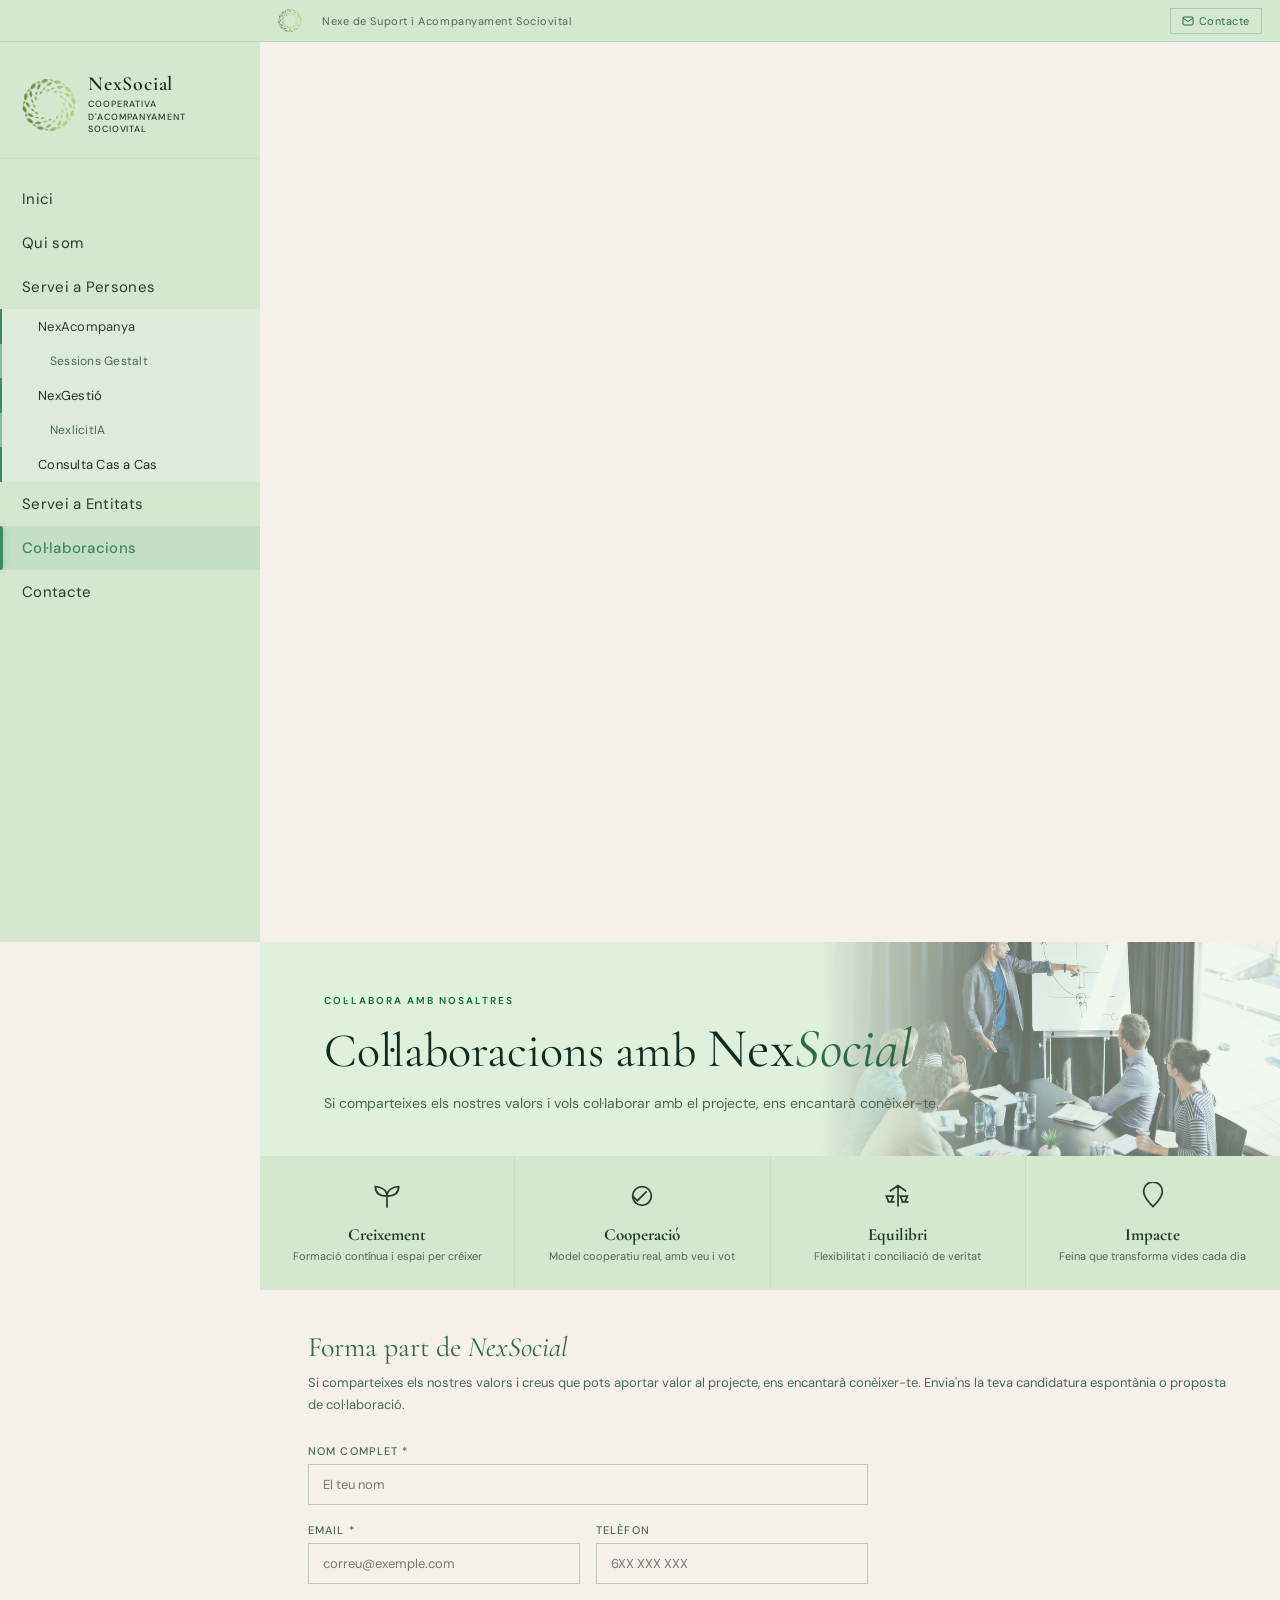
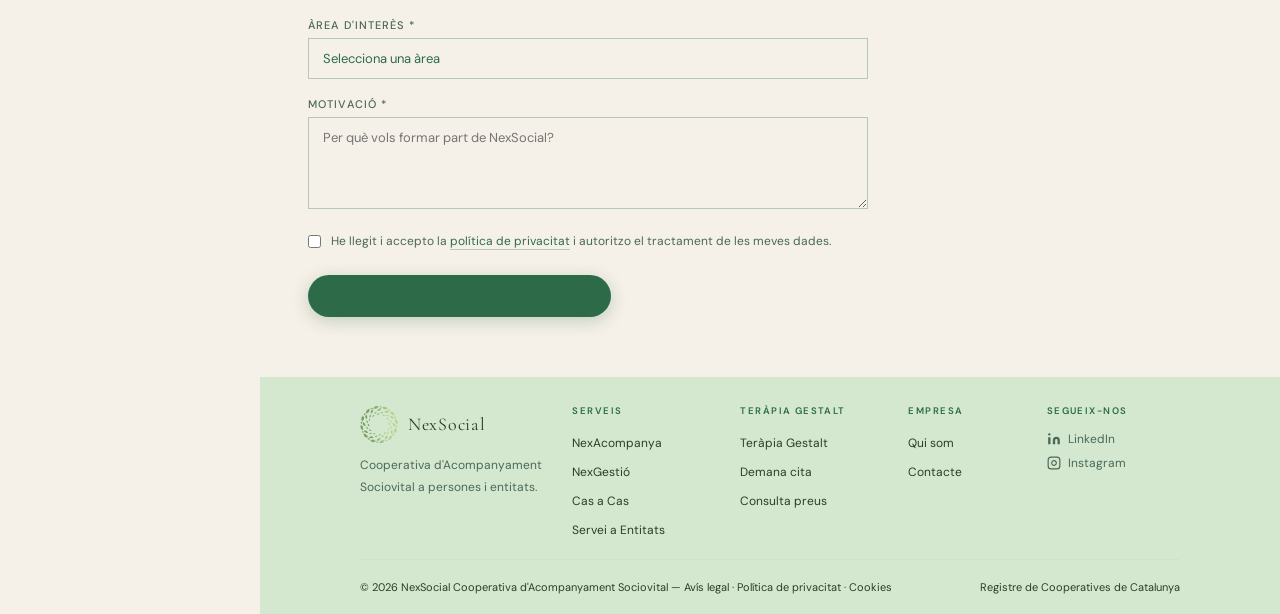
<file: collaboracions/index.html>
<!DOCTYPE html>
<html lang="ca">
<head>
<meta charset="UTF-8">
<meta name="viewport" content="width=device-width, initial-scale=1.0">
<title>Col·laboracions — NexSocial</title>
<meta name="description" content="Treballa amb NexSocial. Col·laboracions, partenariats i oportunitats per a professionals i entitats.">
<link rel="canonical" href="https://nexsocial.org/collaboracions/">
<link href="https://fonts.googleapis.com/css2?family=Cormorant+Garamond:ital,wght@0,300;0,400;0,600;1,300;1,400;1,600&family=DM+Sans:wght@300;400;500&family=League+Spartan:wght@400;500;600;700&display=swap" rel="stylesheet">
<link rel="stylesheet" href="../css/nexsocial.css">
</head>
<body>
<div class="topbar" id="topbar">
  <div class="topbar-left">
    <img src="../images/img_01.png" id="topbar-logo-img" alt="NexSocial" style="height:24px;width:24px;object-fit:contain;border-radius:50%;">
    <span class="topbar-tagline">Nexe de Suport i Acompanyament Sociovital</span>
  </div>
  <div class="topbar-right">
    <a href="/contacte/" class="topbar-btn">
      <svg viewBox="0 0 24 24" fill="none" stroke="currentColor" stroke-width="2"><path d="M4 4h16c1.1 0 2 .9 2 2v12c0 1.1-.9 2-2 2H4c-1.1 0-2-.9-2-2V6c0-1.1.9-2 2-2z"/><polyline points="22,6 12,13 2,6"/></svg>
      <span>Contacte</span>
    </a>
  </div>
</div>
<button class="mobile-toggle" onclick="toggleSidebar()"><span></span><span></span><span></span></button>
<div class="overlay" id="overlay" onclick="toggleSidebar()"></div>
<aside class="sidebar" id="sidebar">
  <div class="sidebar-logo">
    <img src="../images/img_01.png" alt="NexSocial">
    <div><div class="logo-name">NexSocial</div><div class="logo-sub">Cooperativa d'Acompanyament<br>Sociovital</div></div>
  </div>
  <nav>
    <a href="/">Inici</a>
    <a href="/qui-som/" >Qui som</a>
    <a href="/">Servei a Persones</a>
    <div style="max-height:260px; overflow:hidden; background:rgba(255,255,255,0.18);">
      <a href="/nexacompanya/" style="padding:9px 20px 9px 36px; font-size:13px; border-left:2px solid #3d8a62;">NexAcompanya</a>
      <a href="/nexacompanya/sessions-gestalt/" style="padding:9px 20px 9px 48px; font-size:12px; border-left:2px solid rgba(61,138,98,0.5); color:#4a6858;">Sessions Gestalt</a>
      <a href="/nexgestio/" style="padding:9px 20px 9px 36px; font-size:13px; color:#1e3028; border-left:2px solid #3d8a62;">NexGestió</a>
      <a href="/nexgestio/nexlicitia/" style="padding:9px 20px 9px 48px; font-size:12px; border-left:2px solid rgba(61,138,98,0.5); color:#4a6858;">NexlicitIA</a>
      <a href="/consulta-cas-a-cas/" style="padding:9px 20px 9px 36px; font-size:13px; color:#1e3028; border-left:2px solid #3d8a62;" >Consulta Cas a Cas</a>
    </div>
    <a href="/entitats/" >Servei a Entitats</a>
    <a href="/collaboracions/" class="active">Col·laboracions</a>
    <a href="/contacte/" >Contacte</a>
  </nav>

</aside>
<main class="main">

<div class="page-header">
<div class="page-header-bg" style="background-image:url('../images/img_24.jpg')"></div>
<span class="page-header-tag">Col·labora amb nosaltres</span>
<h1>Col·laboracions amb <span style="font-family:'Cormorant Garamond',serif;font-size:1.15em;">Nex<em style="color:var(--green-mid);">Social</em></span></h1>
<p>Si comparteixes els nostres valors i vols col·laborar amb el projecte, ens encantarà conèixer-te.</p>
</div>
<div class="values-strip">
<div class="value-item"><div class="value-icon"><svg width="28" height="28" viewBox="0 0 24 24" fill="none" stroke="currentColor" stroke-width="1.5"><path d="M12 22V12M12 12C12 7 7 4 2 4c0 5 3 8 10 8zM12 12c0-5 5-8 10-8-0 5-3 8-10 8z"/></svg></div><h4>Creixement</h4><p>Formació contínua i espai per créixer</p></div>
<div class="value-item"><div class="value-icon"><svg width="28" height="28" viewBox="0 0 24 24" fill="none" stroke="currentColor" stroke-width="1.5"><path d="M4 12l4 4 8-8M20 12a8 8 0 11-16 0 8 8 0 0116 0z"/></svg></div><h4>Cooperació</h4><p>Model cooperatiu real, amb veu i vot</p></div>
<div class="value-item"><div class="value-icon"><svg width="28" height="28" viewBox="0 0 24 24" fill="none" stroke="currentColor" stroke-width="1.5"><path d="M12 3v18M5 8l7-5 7 5M4 12h4l-2 5h-2l-2-5zM16 12h4l-2 5h-2l-2-5zM3 17h6M15 17h6"/></svg></div><h4>Equilibri</h4><p>Flexibilitat i conciliació de veritat</p></div>
<div class="value-item"><div class="value-icon"><svg width="28" height="28" viewBox="0 0 24 24" fill="none" stroke="currentColor" stroke-width="1.5"><path d="M12 21C12 21 4 14 4 8a8 8 0 0116 0c0 6-8 13-8 13z"/></svg></div><h4>Impacte</h4><p>Feina que transforma vides cada dia</p></div>
</div>
<div class="content" style="padding:40px 48px 60px; max-width:none;">
  <div style="font-family:'Cormorant Garamond',serif; font-size:28px; color:var(--forest); margin-bottom:8px;">Forma part de <em>NexSocial</em></div>
  <p style="font-size:13px; color:#4a6858; margin-bottom:28px; line-height:1.7;">Si comparteixes els nostres valors i creus que pots aportar valor al projecte, ens encantarà conèixer-te. Envia'ns la teva candidatura espontània o proposta de col·laboració.</p>
  <form action="https://formspree.io/f/mojkleew" method="POST" onsubmit="handleTreballarForm(event)" style="max-width:560px;">
    <div class="form-group"><label style="font-size:11px;letter-spacing:0.1em;text-transform:uppercase;color:#4a6858;display:block;margin-bottom:6px;">Nom complet *</label><input type="text" name="nom" required placeholder="El teu nom" style="width:100%;padding:11px 14px;border:1px solid rgba(45,107,72,0.3);background:#f5f0e8;font-family:'DM Sans',sans-serif;font-size:13px;color:var(--forest);box-sizing:border-box;"></div>
    <div style="display:grid;grid-template-columns:1fr 1fr;gap:16px;margin-top:16px;">
      <div class="form-group"><label style="font-size:11px;letter-spacing:0.1em;text-transform:uppercase;color:#4a6858;display:block;margin-bottom:6px;">Email *</label><input type="email" name="email" required placeholder="correu@exemple.com" style="width:100%;padding:11px 14px;border:1px solid rgba(45,107,72,0.3);background:#f5f0e8;font-family:'DM Sans',sans-serif;font-size:13px;color:var(--forest);box-sizing:border-box;"></div>
      <div class="form-group"><label style="font-size:11px;letter-spacing:0.1em;text-transform:uppercase;color:#4a6858;display:block;margin-bottom:6px;">Telèfon</label><input type="tel" name="telefon" placeholder="6XX XXX XXX" style="width:100%;padding:11px 14px;border:1px solid rgba(45,107,72,0.3);background:#f5f0e8;font-family:'DM Sans',sans-serif;font-size:13px;color:var(--forest);box-sizing:border-box;"></div>
    </div>
    <div class="form-group" style="margin-top:16px;"><label style="font-size:11px;letter-spacing:0.1em;text-transform:uppercase;color:#4a6858;display:block;margin-bottom:6px;">Àrea d'interès *</label>
      <select name="area" required style="width:100%;padding:11px 14px;border:1px solid rgba(45,107,72,0.3);background:#f5f0e8;font-family:'DM Sans',sans-serif;font-size:13px;color:var(--forest);box-sizing:border-box;">
        <option value="">Selecciona una àrea</option>
        <option>NexAcompanya</option>
        <option>NexGestio</option>
        <option>Qualsevol àrea</option>
      </select>
    </div>
    <div class="form-group" style="margin-top:16px;"><label style="font-size:11px;letter-spacing:0.1em;text-transform:uppercase;color:#4a6858;display:block;margin-bottom:6px;">Motivació *</label><textarea name="motivacio" required placeholder="Per què vols formar part de NexSocial?" rows="4" style="width:100%;padding:11px 14px;border:1px solid rgba(45,107,72,0.3);background:#f5f0e8;font-family:'DM Sans',sans-serif;font-size:13px;color:var(--forest);box-sizing:border-box;resize:vertical;"></textarea></div>
    <div id="treballar-ok" style="display:none;background:#f0f9ed;border:1px solid rgba(45,107,72,0.3);padding:14px 18px;margin-bottom:16px;font-size:13px;color:var(--forest);">✓ Candidatura enviada! Et contactarem aviat.</div>
    <div style="display:flex;align-items:flex-start;gap:10px;margin-top:16px;margin-bottom:4px;">
      <input type="checkbox" id="rgpd-treballar" name="rgpd" required style="margin-top:3px;accent-color:#2d6b48;flex-shrink:0;cursor:pointer;">
      <label for="rgpd-treballar" style="font-size:12px;color:#4a6858;line-height:1.6;cursor:pointer;">He llegit i accepto la <button type="button" onclick="event.preventDefault();openModal('modal-privacitat')" style="background:none;border:none;padding:0;color:#2d6b48;font-size:12px;font-family:'DM Sans',sans-serif;cursor:pointer;border-bottom:1px solid rgba(45,107,72,0.3);">política de privacitat</button> i autoritzo el tractament de les meves dades.</label>
    </div>
    <button type="submit" style="margin-top:20px;background:var(--forest);color:var(--green-light);border:none;padding:13px 32px;font-family:'DM Sans',sans-serif;font-size:12px;font-weight:600;letter-spacing:0.08em;text-transform:uppercase;cursor:pointer;border-radius:40px;box-shadow:0 4px 16px rgba(45,107,72,0.25);transition:all .3s;">Enviar candidatura / proposta →</button>
  </form>
</div>
<footer class="site-footer">
  <div class="footer-inner">
    <div class="footer-top">
      <div class="footer-col footer-col--brand">
        <div class="footer-brand">
          <img src="../images/img_01.png" alt="NexSocial" style="width:38px;height:38px;object-fit:contain;">
          <span class="footer-brand-name">NexSocial</span>
        </div>
        <p class="footer-desc">Cooperativa d'Acompanyament Sociovital a persones i entitats.</p>
      </div>
      <div class="footer-col">
        <div class="footer-col-title">Serveis</div>
        <ul class="footer-links">
          <li><a href="/nexacompanya/">NexAcompanya</a></li>
          <li><a href="/nexgestio/">NexGestió</a></li>
          <li><a href="/consulta-cas-a-cas/">Cas a Cas</a></li>
          <li><a href="/entitats/">Servei a Entitats</a></li>
        </ul>
      </div>
      <div class="footer-col">
        <div class="footer-col-title">Teràpia Gestalt</div>
        <ul class="footer-links">
          <li><a href="/nexacompanya/sessions-gestalt/">Teràpia Gestalt</a></li>
          <li><a href="/nexacompanya/sessions-gestalt/#gs-cal">Demana cita</a></li>
          <li><a href="/nexacompanya/sessions-gestalt/#preus">Consulta preus</a></li>
        </ul>
      </div>
      <div class="footer-col">
        <div class="footer-col-title">Empresa</div>
        <ul class="footer-links">
          <li><a href="/qui-som/">Qui som</a></li>
          <li><a href="/contacte/">Contacte</a></li>
        </ul>
      </div>
      <div class="footer-col">
        <div class="footer-col-title">Segueix-nos</div>
        <div class="footer-social">
          <a href="https://www.linkedin.com/in/nexsocial-cooperativa-acompa%C3%B1amiento-sociovital-218a213b9/" target="_blank" rel="noopener">
            <svg viewBox="0 0 24 24" fill="currentColor"><path d="M16 8a6 6 0 016 6v7h-4v-7a2 2 0 00-2-2 2 2 0 00-2 2v7h-4v-7a6 6 0 016-6zM2 9h4v12H2z"/><circle cx="4" cy="4" r="2"/></svg>LinkedIn
          </a>
          <a href="https://www.instagram.com/nexsocialcoop/" target="_blank" rel="noopener">
            <svg viewBox="0 0 24 24" fill="none" stroke="currentColor" stroke-width="2"><rect x="2" y="2" width="20" height="20" rx="5"/><path d="M16 11.37A4 4 0 1112.63 8 4 4 0 0116 11.37z"/><line x1="17.5" y1="6.5" x2="17.51" y2="6.5"/></svg>Instagram
          </a>
        </div>
      </div>
    </div>
    <div class="footer-bottom">
      <span>© 2026 NexSocial Cooperativa d'Acompanyament Sociovital — <a href="#" onclick="event.preventDefault();openModal('modal-legal')">Avís legal</a> · <a href="#" onclick="event.preventDefault();openModal('modal-privacitat')">Política de privacitat</a> · <a href="#" onclick="event.preventDefault();openModal('modal-cookies')">Cookies</a></span>
      <span>Registre de Cooperatives de Catalunya</span>
    </div>
  </div>
</footer>
</main>
<script src="../js/nexsocial.js"></script>
<script>
function toggleSidebar(){
  document.getElementById('sidebar').classList.toggle('open');
  document.getElementById('overlay').classList.toggle('active');
}
</script>
</body>
</html>
</file>
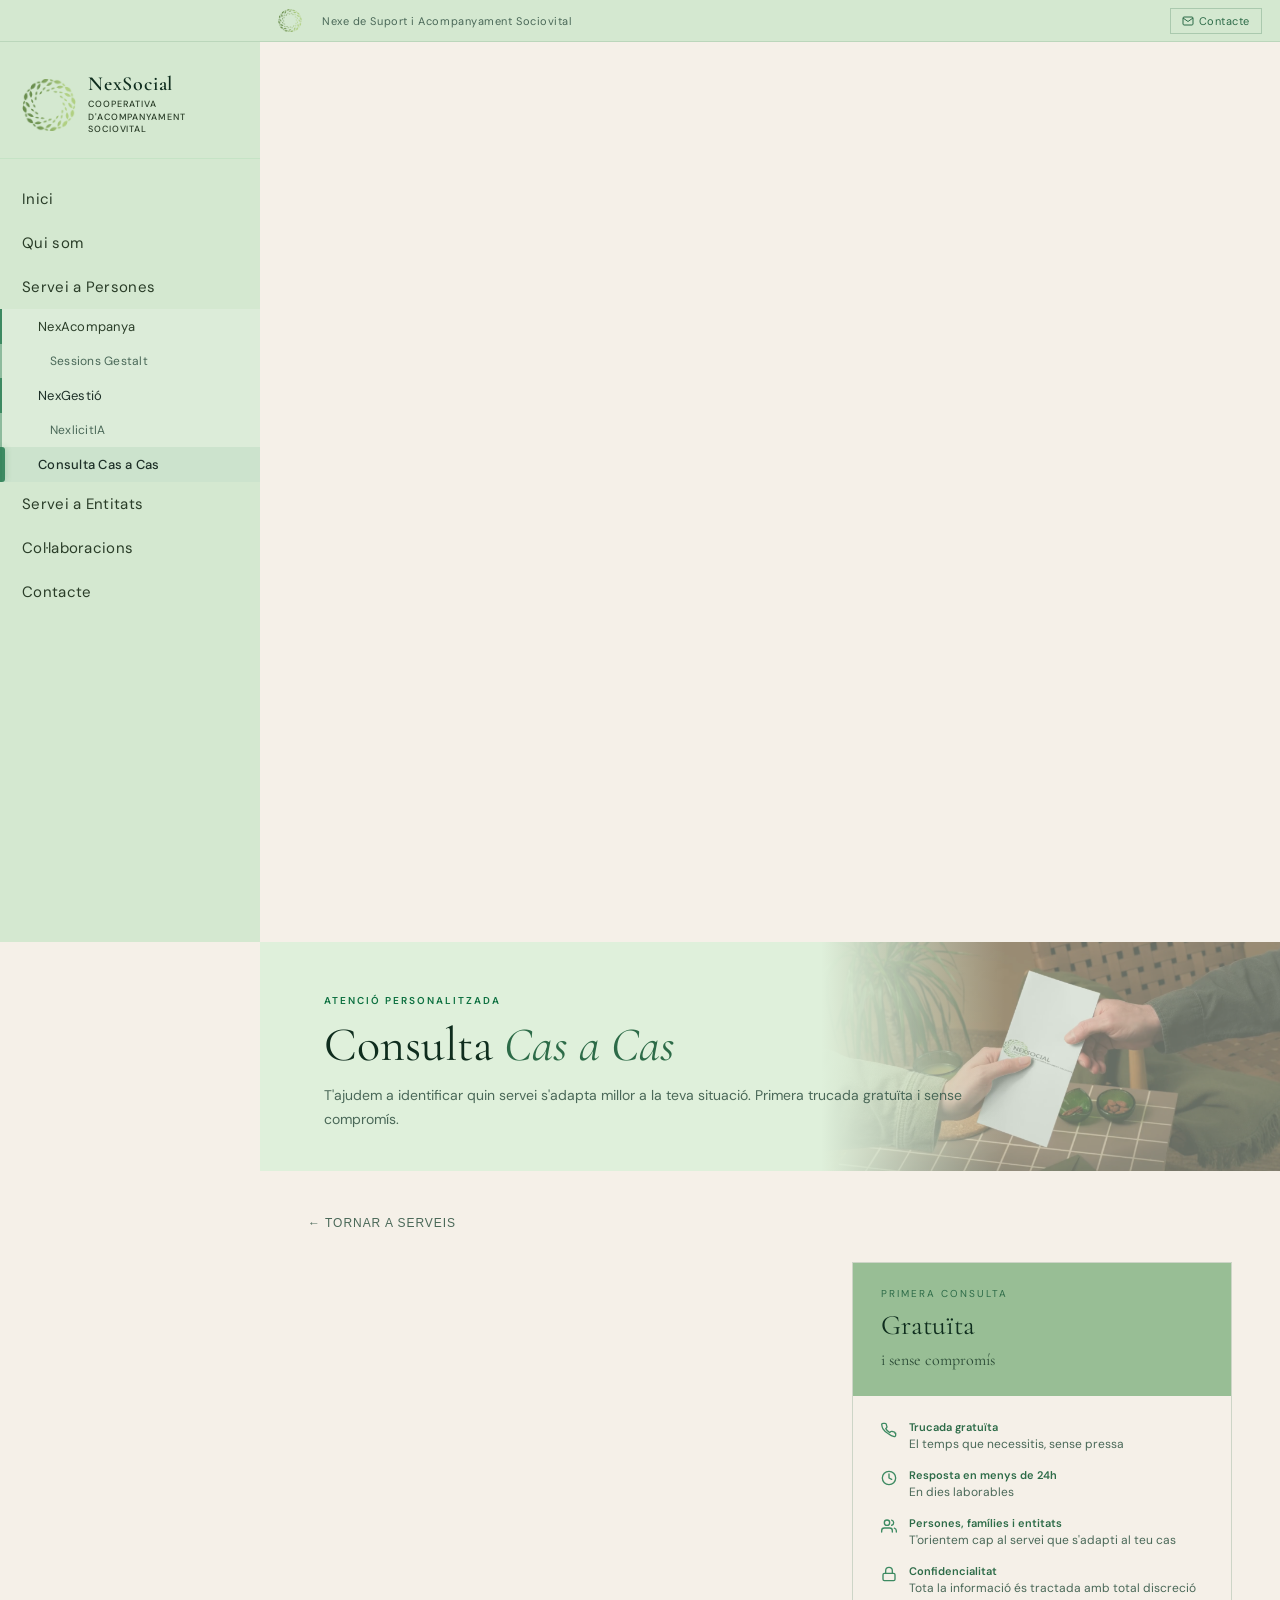
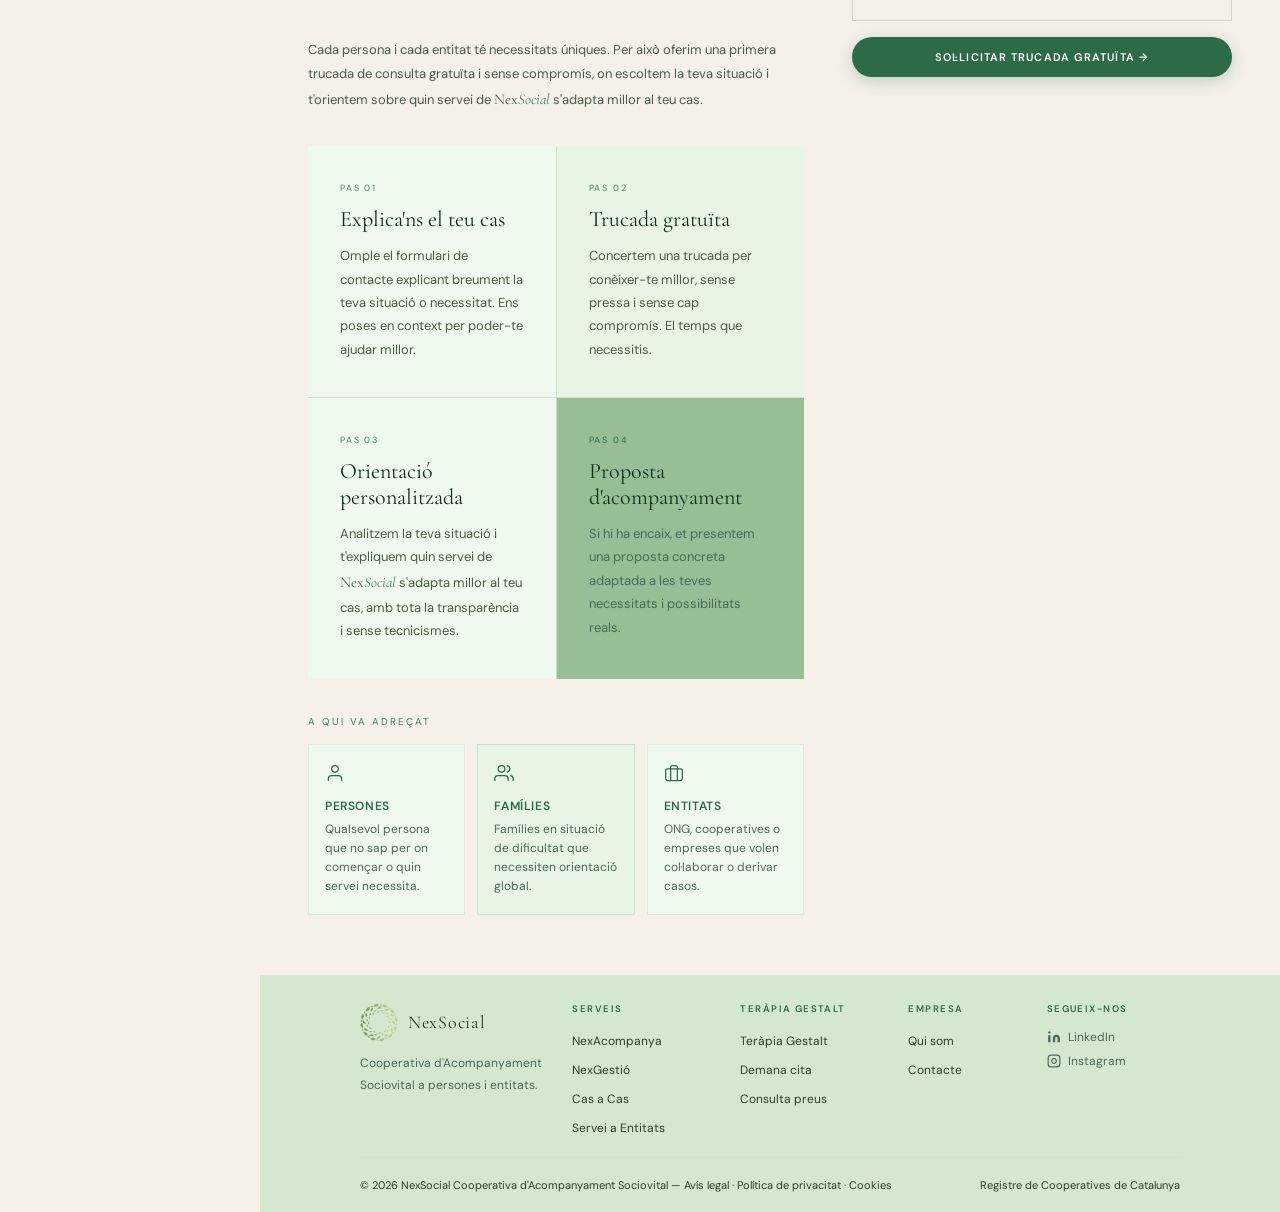
<file: consulta-cas-a-cas/index.html>
<!DOCTYPE html>
<html lang="ca">
<head>
<meta charset="UTF-8">
<meta name="viewport" content="width=device-width, initial-scale=1.0">
<title>Consulta Cas a Cas — NexSocial</title>
<meta name="description" content="Consulta personalitzada cas a cas. T'orientem sense compromís. Primera conversa gratuïta. NexSocial.">
<link rel="canonical" href="https://nexsocial.org/consulta-cas-a-cas/">
<link href="https://fonts.googleapis.com/css2?family=Cormorant+Garamond:ital,wght@0,300;0,400;0,600;1,300;1,400;1,600&family=DM+Sans:wght@300;400;500&family=League+Spartan:wght@400;500;600;700&display=swap" rel="stylesheet">
<link rel="stylesheet" href="../css/nexsocial.css">
</head>
<body>
<div class="topbar" id="topbar">
  <div class="topbar-left">
    <img src="../images/img_01.png" id="topbar-logo-img" alt="NexSocial" style="height:24px;width:24px;object-fit:contain;border-radius:50%;">
    <span class="topbar-tagline">Nexe de Suport i Acompanyament Sociovital</span>
  </div>
  <div class="topbar-right">
    <a href="/contacte/" class="topbar-btn">
      <svg viewBox="0 0 24 24" fill="none" stroke="currentColor" stroke-width="2"><path d="M4 4h16c1.1 0 2 .9 2 2v12c0 1.1-.9 2-2 2H4c-1.1 0-2-.9-2-2V6c0-1.1.9-2 2-2z"/><polyline points="22,6 12,13 2,6"/></svg>
      <span>Contacte</span>
    </a>
  </div>
</div>
<button class="mobile-toggle" onclick="toggleSidebar()"><span></span><span></span><span></span></button>
<div class="overlay" id="overlay" onclick="toggleSidebar()"></div>
<aside class="sidebar" id="sidebar">
  <div class="sidebar-logo">
    <img src="../images/img_01.png" alt="NexSocial">
    <div><div class="logo-name">NexSocial</div><div class="logo-sub">Cooperativa d'Acompanyament<br>Sociovital</div></div>
  </div>
  <nav>
    <a href="/">Inici</a>
    <a href="/qui-som/" >Qui som</a>
    <a href="/persones/">Servei a Persones</a>
    <div style="max-height:260px; overflow:hidden; background:rgba(255,255,255,0.18);">
      <a href="/nexacompanya/" style="padding:9px 20px 9px 36px; font-size:13px; border-left:2px solid #3d8a62;">NexAcompanya</a>
      <a href="/nexacompanya/sessions-gestalt/" style="padding:9px 20px 9px 48px; font-size:12px; border-left:2px solid rgba(61,138,98,0.5); color:#4a6858;">Sessions Gestalt</a>
      <a href="/nexgestio/" style="padding:9px 20px 9px 36px; font-size:13px; color:#1e3028; border-left:2px solid #3d8a62;">NexGestió</a>
      <a href="/nexgestio/nexlicitia/" style="padding:9px 20px 9px 48px; font-size:12px; border-left:2px solid rgba(61,138,98,0.5); color:#4a6858;">NexlicitIA</a>
      <a href="/consulta-cas-a-cas/" style="padding:9px 20px 9px 36px; font-size:13px; color:#1e3028; border-left:2px solid #3d8a62;" class="active">Consulta Cas a Cas</a>
    </div>
    <a href="/entitats/" >Servei a Entitats</a>
    <a href="/collaboracions/" >Col·laboracions</a>
    <a href="/contacte/" >Contacte</a>
  </nav>

</aside>
<main class="main">

<div class="page-header">
<div class="page-header-bg" style="background-image:url('../images/img_21.png')"></div>
<span class="page-header-tag">Atenció personalitzada</span>
<h1>Consulta <em>Cas a Cas</em></h1>
<p>T'ajudem a identificar quin servei s'adapta millor a la teva situació. Primera trucada gratuïta i sense compromís.</p>
</div>
<div class="content" style="padding:40px 48px 60px; max-width:none;">
<button href='/' style="background:transparent;border:none;color:#4a6858;font-size:12px;letter-spacing:0.08em;text-transform:uppercase;cursor:pointer;margin-bottom:32px;padding:0;">← Tornar a Serveis</button>

<div style="display:grid;grid-template-columns:1fr 380px;gap:48px;align-items:start;">

  <!-- Esquerra: foto + passos estil qui-som -->
  <div>

    <!-- Foto amb fons difuminat -->
    <div style="width:100%;height:340px;overflow:hidden;margin-bottom:36px;position:relative;">
      <video autoplay muted loop playsinline style="width:100%;height:100%;object-fit:cover;object-position:center 50%;">
        <source src="../images/Cas_a_Cas.mp4" type="video/mp4">
        <img src="../images/img_22.png" alt="Consulta cas a cas" style="width:100%;height:100%;object-fit:cover;">
      </video>
    </div>

    <p style="font-size:13px;color:#4a5e46;line-height:1.85;margin-bottom:32px;">Cada persona i cada entitat té necessitats úniques. Per això oferim una primera trucada de consulta gratuïta i sense compromís, on escoltem la teva situació i t'orientem sobre quin servei de <span style="font-family:'Cormorant Garamond',serif;font-size:1.15em;">Nex<em style="color:#3d8a62;">Social</em></span> s'adapta millor al teu cas.</p>

    <!-- Passos estil mv-card de Qui Som -->
    <style>
    .cas-card { transition: transform .25s ease, box-shadow .25s ease, background .25s ease; cursor:default; }
    .cas-card:hover { transform: translateY(-4px); box-shadow: 0 12px 32px rgba(18,32,41,0.12); background: #98be95 !important; z-index:1; position:relative; }
    .cas-card:hover .cas-title { color: #3d8a62 !important; }
    </style>
    <div style="display:grid;grid-template-columns:1fr 1fr;gap:1px;background:rgba(45,107,72,0.15);margin-bottom:36px;">

      <div class="cas-card" style="background:var(--card);padding:36px 32px;">
        <div style="font-size:9px;letter-spacing:0.2em;text-transform:uppercase;color:#3d8a62;margin-bottom:12px;">Pas 01</div>
        <div class="cas-title" style="font-family:'Cormorant Garamond',serif;font-size:22px;font-weight:400;color:#0f2d1e;margin-bottom:12px;">Explica'ns el teu cas</div>
        <p style="font-size:13px;color:#4a5e46;line-height:1.8;">Omple el formulari de contacte explicant breument la teva situació o necessitat. Ens poses en context per poder-te ajudar millor.</p>
      </div>

      <div class="cas-card" style="background:#fff;padding:36px 32px;">
        <div style="font-size:9px;letter-spacing:0.2em;text-transform:uppercase;color:#3d8a62;margin-bottom:12px;">Pas 02</div>
        <div class="cas-title" style="font-family:'Cormorant Garamond',serif;font-size:22px;font-weight:400;color:#0f2d1e;margin-bottom:12px;">Trucada gratuïta</div>
        <p style="font-size:13px;color:#4a5e46;line-height:1.8;">Concertem una trucada per conèixer-te millor, sense pressa i sense cap compromís. El temps que necessitis.</p>
      </div>

      <div class="cas-card" style="background:#fff;padding:36px 32px;">
        <div style="font-size:9px;letter-spacing:0.2em;text-transform:uppercase;color:#3d8a62;margin-bottom:12px;">Pas 03</div>
        <div class="cas-title" style="font-family:'Cormorant Garamond',serif;font-size:22px;font-weight:400;color:#0f2d1e;margin-bottom:12px;">Orientació personalitzada</div>
        <p style="font-size:13px;color:#4a5e46;line-height:1.8;">Analitzem la teva situació i t'expliquem quin servei de <span style="font-family:'Cormorant Garamond',serif;font-size:1.15em;">Nex<em style="color:#3d8a62;">Social</em></span> s'adapta millor al teu cas, amb tota la transparència i sense tecnicismes.</p>
      </div>

      <div class="cas-card" style="background:#98be95 !important;padding:36px 32px;">
        <div style="font-size:9px;letter-spacing:0.2em;text-transform:uppercase;color:#2d6b48;margin-bottom:12px;">Pas 04</div>
        <div class="cas-title" style="font-family:'Cormorant Garamond',serif;font-size:22px;font-weight:400;color:#0f2d1e;margin-bottom:12px;">Proposta d'acompanyament</div>
        <p style="font-size:13px;color:#4a6858;line-height:1.8;">Si hi ha encaix, et presentem una proposta concreta adaptada a les teves necessitats i possibilitats reals.</p>
      </div>

    </div>

    <!-- A qui va adreçat -->
    <div>
      <div style="font-size:10px;letter-spacing:0.2em;text-transform:uppercase;color:#3d8a62;margin-bottom:16px;">A qui va adreçat</div>
      <div style="display:grid;grid-template-columns:1fr 1fr 1fr;gap:12px;">
        <div style="background:#f0f9ed;border:1px solid rgba(45,107,72,0.1);padding:18px 16px;">
          <div style="margin-bottom:10px;"><svg width="20" height="20" viewBox="0 0 24 24" fill="none" stroke="#2d6b48" stroke-width="1.5" stroke-linecap="round" stroke-linejoin="round"><path d="M20 21v-2a4 4 0 0 0-4-4H8a4 4 0 0 0-4 4v2"/><circle cx="12" cy="7" r="4"/></svg></div>
          <div style="font-size:12px;font-weight:600;color:#2d6b48;margin-bottom:6px;text-transform:uppercase;letter-spacing:0.05em;">Persones</div>
          <div style="font-size:12px;color:#4a6858;line-height:1.6;">Qualsevol persona que no sap per on començar o quin servei necessita.</div>
        </div>
        <div style="background:#e8f5e4;border:1px solid rgba(45,107,72,0.15);padding:18px 16px;">
          <div style="margin-bottom:10px;"><svg width="20" height="20" viewBox="0 0 24 24" fill="none" stroke="#2d6b48" stroke-width="1.5" stroke-linecap="round" stroke-linejoin="round"><path d="M17 21v-2a4 4 0 0 0-4-4H5a4 4 0 0 0-4 4v2"/><circle cx="9" cy="7" r="4"/><path d="M23 21v-2a4 4 0 0 0-3-3.87"/><path d="M16 3.13a4 4 0 0 1 0 7.75"/></svg></div>
          <div style="font-size:12px;font-weight:600;color:#2d6b48;margin-bottom:6px;text-transform:uppercase;letter-spacing:0.05em;">Famílies</div>
          <div style="font-size:12px;color:#4a6858;line-height:1.6;">Famílies en situació de dificultat que necessiten orientació global.</div>
        </div>
        <div style="background:#f0f9ed;border:1px solid rgba(45,107,72,0.1);padding:18px 16px;">
          <div style="margin-bottom:10px;"><svg width="20" height="20" viewBox="0 0 24 24" fill="none" stroke="#2d6b48" stroke-width="1.5" stroke-linecap="round" stroke-linejoin="round"><rect x="2" y="7" width="20" height="14" rx="2"/><path d="M16 21V5a2 2 0 0 0-2-2h-4a2 2 0 0 0-2 2v16"/></svg></div>
          <div style="font-size:12px;font-weight:600;color:#2d6b48;margin-bottom:6px;text-transform:uppercase;letter-spacing:0.05em;">Entitats</div>
          <div style="font-size:12px;color:#4a6858;line-height:1.6;">ONG, cooperatives o empreses que volen col·laborar o derivar casos.</div>
        </div>
      </div>
    </div>

  </div>

  <!-- Dreta: targeta info pràctica -->
  <div style="position:sticky;top:24px;">
    <div style="border:1px solid rgba(45,107,72,0.2);overflow:hidden;margin-bottom:16px;">
      <div style="background:#98be95;padding:24px 28px;">
        <div style="font-size:10px;letter-spacing:0.2em;text-transform:uppercase;color:#2d6b48;margin-bottom:10px;">Primera consulta</div>
        <div style="font-family:'Cormorant Garamond',serif;font-size:28px;color:#0f2d1e;line-height:1.1;">Gratuïta<br><span style="font-size:16px;opacity:0.8;">i sense compromís</span></div>
      </div>
      <div style="padding:24px 28px;background:#f5f0e8;">
        <div style="display:flex;flex-direction:column;gap:16px;">
          <div style="display:flex;gap:12px;align-items:flex-start;">
            <svg width="16" height="16" viewBox="0 0 24 24" fill="none" stroke="#3d8a62" stroke-width="2" stroke-linecap="round" stroke-linejoin="round" style="flex-shrink:0;margin-top:2px;"><path d="M22 16.92v3a2 2 0 0 1-2.18 2A19.79 19.79 0 0 1 11.57 18 19.45 19.45 0 0 1 3 10.43 19.79 19.79 0 0 1 1.08 4.16 2 2 0 0 1 3.05 2h3a2 2 0 0 1 2 1.72 12.84 12.84 0 0 0 .7 2.81 2 2 0 0 1-.45 2.11L7.09 9.91a16 16 0 0 0 6 6l1.27-1.27a2 2 0 0 1 2.11-.45 12.84 12.84 0 0 0 2.81.7A2 2 0 0 1 21 16.92z"/></svg>
            <div><div style="font-size:11px;font-weight:600;color:#2d6b48;margin-bottom:2px;">Trucada gratuïta</div><div style="font-size:12px;color:#4a6858;">El temps que necessitis, sense pressa</div></div>
          </div>
          <div style="display:flex;gap:12px;align-items:flex-start;">
            <svg width="16" height="16" viewBox="0 0 24 24" fill="none" stroke="#3d8a62" stroke-width="2" stroke-linecap="round" stroke-linejoin="round" style="flex-shrink:0;margin-top:2px;"><circle cx="12" cy="12" r="10"/><polyline points="12 6 12 12 16 14"/></svg>
            <div><div style="font-size:11px;font-weight:600;color:#2d6b48;margin-bottom:2px;">Resposta en menys de 24h</div><div style="font-size:12px;color:#4a6858;">En dies laborables</div></div>
          </div>
          <div style="display:flex;gap:12px;align-items:flex-start;">
            <svg width="16" height="16" viewBox="0 0 24 24" fill="none" stroke="#3d8a62" stroke-width="2" stroke-linecap="round" stroke-linejoin="round" style="flex-shrink:0;margin-top:2px;"><path d="M17 21v-2a4 4 0 0 0-4-4H5a4 4 0 0 0-4 4v2"/><circle cx="9" cy="7" r="4"/><path d="M23 21v-2a4 4 0 0 0-3-3.87"/><path d="M16 3.13a4 4 0 0 1 0 7.75"/></svg>
            <div><div style="font-size:11px;font-weight:600;color:#2d6b48;margin-bottom:2px;">Persones, famílies i entitats</div><div style="font-size:12px;color:#4a6858;">T'orientem cap al servei que s'adapti al teu cas</div></div>
          </div>
          <div style="display:flex;gap:12px;align-items:flex-start;">
            <svg width="16" height="16" viewBox="0 0 24 24" fill="none" stroke="#3d8a62" stroke-width="2" stroke-linecap="round" stroke-linejoin="round" style="flex-shrink:0;margin-top:2px;"><rect x="3" y="11" width="18" height="11" rx="2"/><path d="M7 11V7a5 5 0 0 1 10 0v4"/></svg>
            <div><div style="font-size:11px;font-weight:600;color:#2d6b48;margin-bottom:2px;">Confidencialitat</div><div style="font-size:12px;color:#4a6858;">Tota la informació és tractada amb total discreció</div></div>
          </div>
        </div>
      </div>
    </div>
    <button onclick="showSection('contacte',null);setTimeout(function(){var s=document.querySelector('select[name=motiu]');if(s){s.value='Informacio general serveis';}},300);" class="area-btn" style="width:100%;text-align:center;justify-content:center;">Sol·licitar trucada gratuïta →</button>
  </div>

</div>

</div>

<footer class="site-footer">
  <div class="footer-inner">
    <div class="footer-top">
      <div class="footer-col footer-col--brand">
        <div class="footer-brand">
          <img src="../images/img_01.png" alt="NexSocial" style="width:38px;height:38px;object-fit:contain;">
          <span class="footer-brand-name">NexSocial</span>
        </div>
        <p class="footer-desc">Cooperativa d'Acompanyament Sociovital a persones i entitats.</p>
      </div>
      <div class="footer-col">
        <div class="footer-col-title">Serveis</div>
        <ul class="footer-links">
          <li><a href="/nexacompanya/">NexAcompanya</a></li>
          <li><a href="/nexgestio/">NexGestió</a></li>
          <li><a href="/consulta-cas-a-cas/">Cas a Cas</a></li>
          <li><a href="/entitats/">Servei a Entitats</a></li>
        </ul>
      </div>
      <div class="footer-col">
        <div class="footer-col-title">Teràpia Gestalt</div>
        <ul class="footer-links">
          <li><a href="/nexacompanya/sessions-gestalt/">Teràpia Gestalt</a></li>
          <li><a href="/nexacompanya/sessions-gestalt/#gs-cal">Demana cita</a></li>
          <li><a href="/nexacompanya/sessions-gestalt/#preus">Consulta preus</a></li>
        </ul>
      </div>
      <div class="footer-col">
        <div class="footer-col-title">Empresa</div>
        <ul class="footer-links">
          <li><a href="/qui-som/">Qui som</a></li>
          <li><a href="/contacte/">Contacte</a></li>
        </ul>
      </div>
      <div class="footer-col">
        <div class="footer-col-title">Segueix-nos</div>
        <div class="footer-social">
          <a href="https://www.linkedin.com/in/nexsocial-cooperativa-acompa%C3%B1amiento-sociovital-218a213b9/" target="_blank" rel="noopener">
            <svg viewBox="0 0 24 24" fill="currentColor"><path d="M16 8a6 6 0 016 6v7h-4v-7a2 2 0 00-2-2 2 2 0 00-2 2v7h-4v-7a6 6 0 016-6zM2 9h4v12H2z"/><circle cx="4" cy="4" r="2"/></svg>LinkedIn
          </a>
          <a href="https://www.instagram.com/nexsocialcoop/" target="_blank" rel="noopener">
            <svg viewBox="0 0 24 24" fill="none" stroke="currentColor" stroke-width="2"><rect x="2" y="2" width="20" height="20" rx="5"/><path d="M16 11.37A4 4 0 1112.63 8 4 4 0 0116 11.37z"/><line x1="17.5" y1="6.5" x2="17.51" y2="6.5"/></svg>Instagram
          </a>
        </div>
      </div>
    </div>
    <div class="footer-bottom">
      <span>© 2026 NexSocial Cooperativa d'Acompanyament Sociovital — <a href="#" onclick="event.preventDefault();openModal('modal-legal')">Avís legal</a> · <a href="#" onclick="event.preventDefault();openModal('modal-privacitat')">Política de privacitat</a> · <a href="#" onclick="event.preventDefault();openModal('modal-cookies')">Cookies</a></span>
      <span>Registre de Cooperatives de Catalunya</span>
    </div>
  </div>
</footer>
</main>
<script src="../js/nexsocial.js"></script>
<script>
function toggleSidebar(){
  document.getElementById('sidebar').classList.toggle('open');
  document.getElementById('overlay').classList.toggle('active');
}
</script>
</body>
</html>
</file>
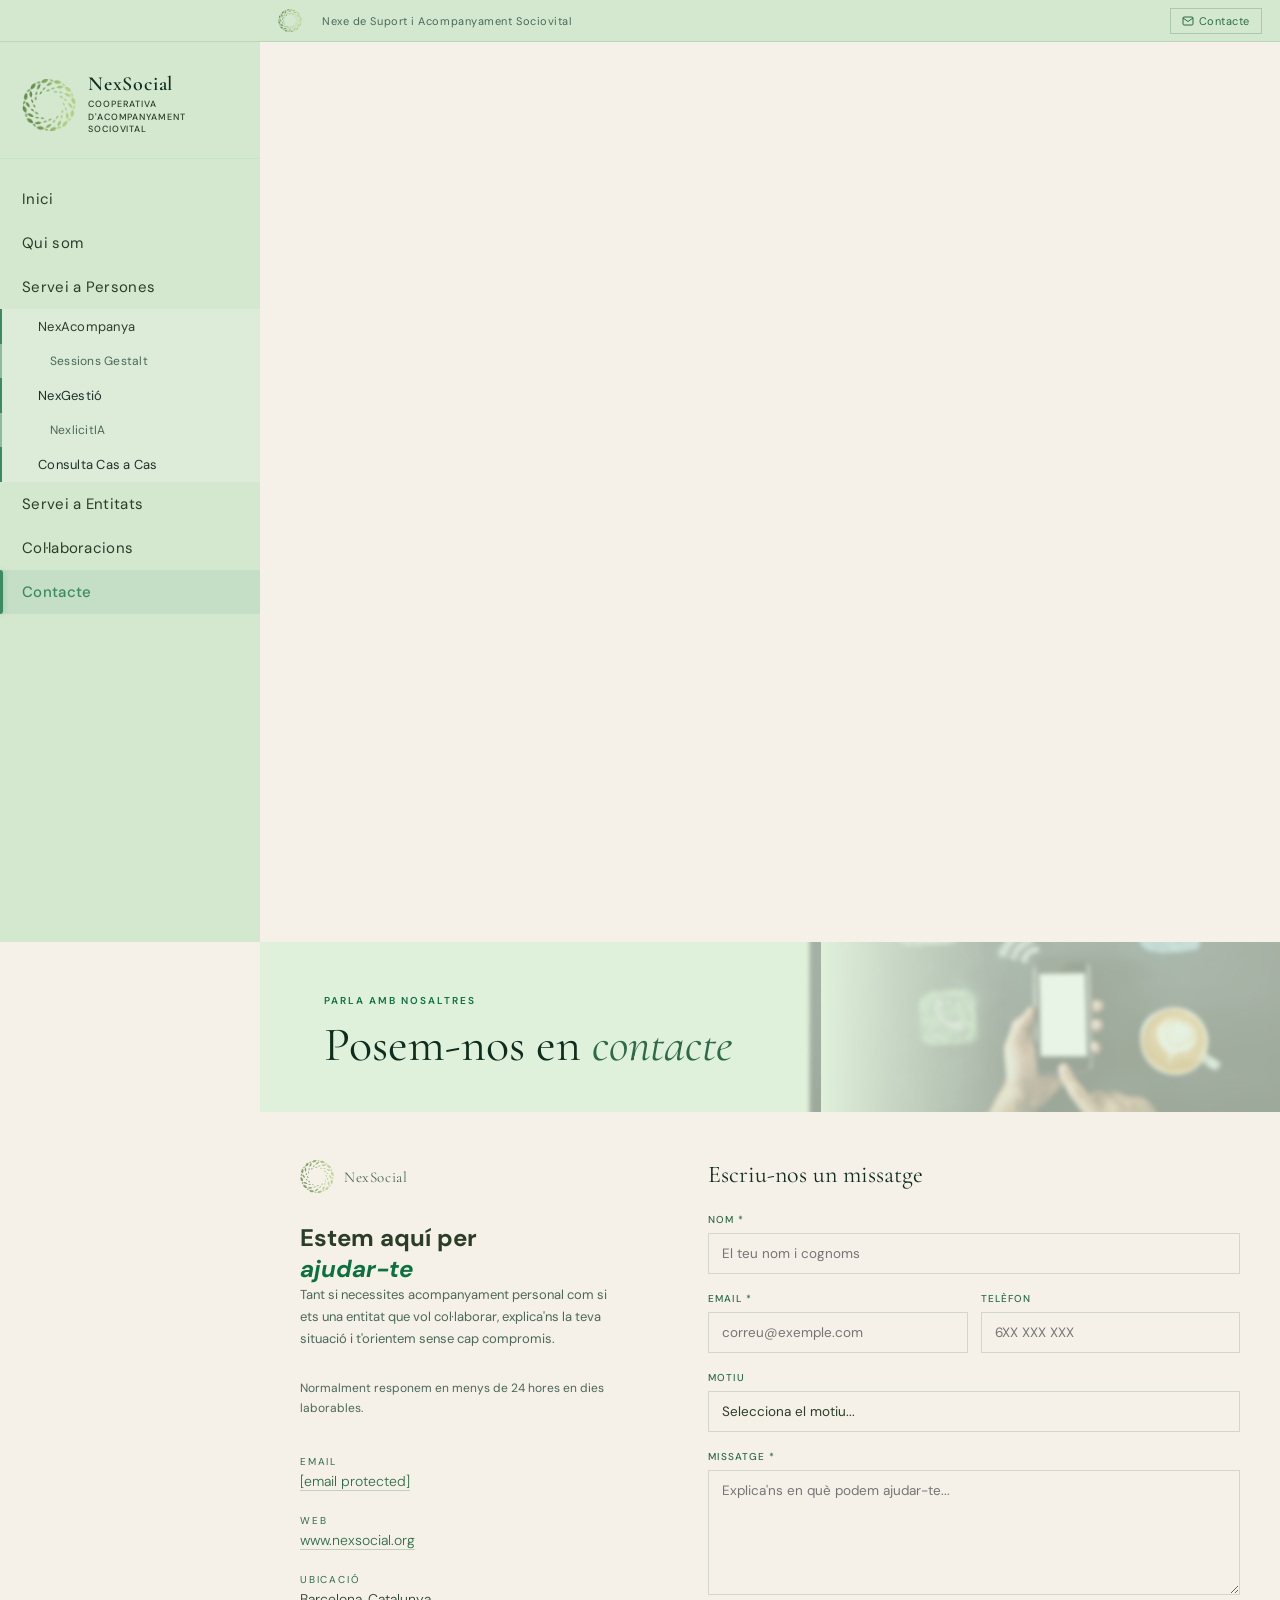
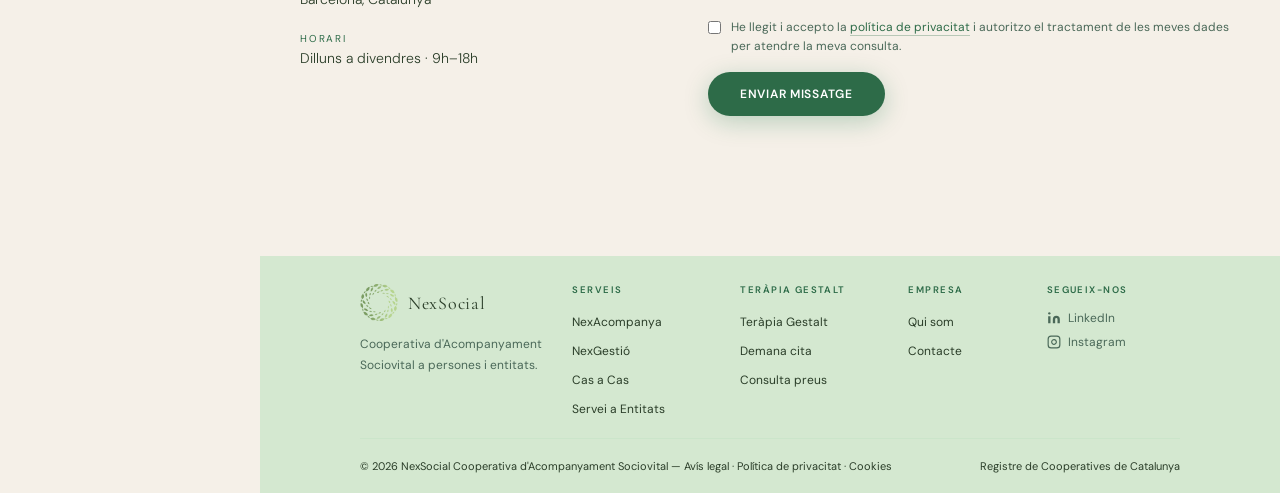
<file: contacte/index.html>
<!DOCTYPE html>
<html lang="ca">
<head>
<meta charset="UTF-8">
<meta name="viewport" content="width=device-width, initial-scale=1.0">
<title>Contacte — NexSocial</title>
<meta name="description" content="Contacta amb NexSocial. Primera consulta gratuïta. infonex@nexsocial.org · www.nexsocial.org">
<link rel="canonical" href="https://nexsocial.org/contacte/">
<link href="https://fonts.googleapis.com/css2?family=Cormorant+Garamond:ital,wght@0,300;0,400;0,600;1,300;1,400;1,600&family=DM+Sans:wght@300;400;500&family=League+Spartan:wght@400;500;600;700&display=swap" rel="stylesheet">
<link rel="stylesheet" href="../css/nexsocial.css">
</head>
<body>
<div class="topbar" id="topbar">
  <div class="topbar-left">
    <img src="../images/img_01.png" id="topbar-logo-img" alt="NexSocial" style="height:24px;width:24px;object-fit:contain;border-radius:50%;">
    <span class="topbar-tagline">Nexe de Suport i Acompanyament Sociovital</span>
  </div>
  <div class="topbar-right">
    <a href="/contacte/" class="topbar-btn">
      <svg viewBox="0 0 24 24" fill="none" stroke="currentColor" stroke-width="2"><path d="M4 4h16c1.1 0 2 .9 2 2v12c0 1.1-.9 2-2 2H4c-1.1 0-2-.9-2-2V6c0-1.1.9-2 2-2z"/><polyline points="22,6 12,13 2,6"/></svg>
      <span>Contacte</span>
    </a>
  </div>
</div>
<button class="mobile-toggle" onclick="toggleSidebar()"><span></span><span></span><span></span></button>
<div class="overlay" id="overlay" onclick="toggleSidebar()"></div>
<aside class="sidebar" id="sidebar">
  <div class="sidebar-logo">
    <img src="../images/img_01.png" alt="NexSocial">
    <div><div class="logo-name">NexSocial</div><div class="logo-sub">Cooperativa d'Acompanyament<br>Sociovital</div></div>
  </div>
  <nav>
    <a href="/">Inici</a>
    <a href="/qui-som/" >Qui som</a>
    <a href="/">Servei a Persones</a>
    <div style="max-height:260px; overflow:hidden; background:rgba(255,255,255,0.18);">
      <a href="/nexacompanya/" style="padding:9px 20px 9px 36px; font-size:13px; border-left:2px solid #3d8a62;">NexAcompanya</a>
      <a href="/nexacompanya/sessions-gestalt/" style="padding:9px 20px 9px 48px; font-size:12px; border-left:2px solid rgba(61,138,98,0.5); color:#4a6858;">Sessions Gestalt</a>
      <a href="/nexgestio/" style="padding:9px 20px 9px 36px; font-size:13px; color:#1e3028; border-left:2px solid #3d8a62;">NexGestió</a>
      <a href="/nexgestio/nexlicitia/" style="padding:9px 20px 9px 48px; font-size:12px; border-left:2px solid rgba(61,138,98,0.5); color:#4a6858;">NexlicitIA</a>
      <a href="/consulta-cas-a-cas/" style="padding:9px 20px 9px 36px; font-size:13px; color:#1e3028; border-left:2px solid #3d8a62;" >Consulta Cas a Cas</a>
    </div>
    <a href="/entitats/" >Servei a Entitats</a>
    <a href="/collaboracions/" >Col·laboracions</a>
    <a href="/contacte/" class="active">Contacte</a>
  </nav>

</aside>
<main class="main">

<div class="page-header">
<div class="page-header-bg" style="background-image:url('../images/img_25.png');background-position:center bottom;filter:blur(2px);transform:scale(1.05);opacity:0.3;"></div>
<span class="page-header-tag">Parla amb nosaltres</span><h1>Posem-nos en <em>contacte</em></h1></div>
<div class="contact-grid">
<div class="contact-info">

<div class="contact-logo"><img src="../images/img_26.png" alt="NexSocial"><span>NexSocial</span></div>
<h2 id="contact-title">Estem aquí per<br><em>ajudar-te</em></h2>
<p>Tant si necessites acompanyament personal com si ets una entitat que vol col·laborar, explica'ns la teva situació i t'orientem sense cap compromis.</p><p style="font-size:12px;color:#4a6858;margin-top:-8px;">Normalment responem en menys de 24 hores en dies laborables.</p>
<div class="contact-item"><div class="contact-item-label">Email</div><div class="contact-item-val"><a href="/cdn-cgi/l/email-protection#6900070f06070c1129070c111a060a00080547061b0e"><span class="__cf_email__" data-cfemail="98f1f6fef7f6fde0d8f6fde0ebf7fbf1f9f4b6f7eaff">[email&#160;protected]</span></a></div></div>
<div class="contact-item"><div class="contact-item-label">Web</div><div class="contact-item-val"><a href="https://nexsocial.org" target="_blank">www.nexsocial.org</a></div></div>
<div class="contact-item"><div class="contact-item-label">Ubicació</div><div class="contact-item-val">Barcelona, Catalunya</div></div>
<div class="contact-item"><div class="contact-item-label">Horari</div><div class="contact-item-val">Dilluns a divendres · 9h–18h</div></div>
</div>
<div class="contact-form"><h3>Escriu-nos un missatge</h3>
<form id="contact-form" action="https://formspree.io/f/xlgpljjd" method="POST" onsubmit="handleContactForm(event)">
<div class="form-group"><label>Nom *</label><input type="text" name="nom" placeholder="El teu nom i cognoms" required></div>
<div class="form-row"><div class="form-group"><label>Email *</label><input type="email" name="email" placeholder="correu@exemple.com" required></div><div class="form-group"><label>Telèfon</label><input type="tel" name="telefon" placeholder="6XX XXX XXX"></div></div>
<div class="form-group"><label>Motiu</label><select name="motiu">
  <option value="">Selecciona el motiu...</option>
  <optgroup label="NexAcompanya">
    <option value="Sollicitar acompanyament social">Acompanyament Social (ajudes, habitatge, exclusió)</option>
    <option value="Acompanyament emocional o terapeutic">Acompanyament Emocional o Terapèutic</option>
    <option value="Retirs de creixement personal">Retirs de Creixement Personal</option>
  </optgroup>
  <optgroup label="NexGestió">
    <option value="Gestoria social tramits">Gestoria Social · Tràmits i Ajudes</option>
    <option value="Mediacio assessorament juridic">Mediació i Assessorament Jurídic</option>
  </optgroup>
  <optgroup label="General">
    <option value="Informacio general serveis">Informació General sobre Serveis</option>
    <option value="Altres">Altres consultes</option>
  </optgroup>
</select></div>
<div class="form-group"><label>Missatge *</label><textarea name="missatge" placeholder="Explica'ns en què podem ajudar-te..." style="min-height:125px" required></textarea></div>
<div style="margin-bottom:16px;display:flex;align-items:flex-start;gap:10px;">
  <input type="checkbox" id="rgpd-contacte" name="rgpd" required style="margin-top:3px;accent-color:#2d6b48;flex-shrink:0;cursor:pointer;">
  <label for="rgpd-contacte" style="font-size:12px;color:#4a6858;line-height:1.6;cursor:pointer;">He llegit i accepto la <button type="button" onclick="event.preventDefault();openModal('modal-privacitat')" style="background:none;border:none;padding:0;color:#2d6b48;font-size:12px;font-family:'DM Sans',sans-serif;cursor:pointer;border-bottom:1px solid rgba(45,107,72,0.3);">política de privacitat</button> i autoritzo el tractament de les meves dades per atendre la meva consulta.</label>
</div>
<div id="form-success" style="display:none;background:rgba(109,191,133,.15);border:1px solid #6dbf85;color:#6dbf85;padding:14px 18px;border-radius:6px;margin-bottom:12px;font-size:14px;">✓ Missatge enviat! Et respondrem en menys de 24h.</div>
<button type="submit" class="btn-primary" id="form-submit-btn">Enviar missatge</button>
</form>
</div></div>


<!-- FOOTER -->
<footer class="site-footer">
  <div class="footer-inner">
    <div class="footer-top">
      <div class="footer-col footer-col--brand">
        <div class="footer-brand">
          <img src="../images/img_01.png" alt="NexSocial" style="width:38px;height:38px;object-fit:contain;">
          <span class="footer-brand-name">NexSocial</span>
        </div>
        <p class="footer-desc">Cooperativa d'Acompanyament Sociovital a persones i entitats.</p>
      </div>
      <div class="footer-col">
        <div class="footer-col-title">Serveis</div>
        <ul class="footer-links">
          <li><a href="/nexacompanya/">NexAcompanya</a></li>
          <li><a href="/nexgestio/">NexGestió</a></li>
          <li><a href="/consulta-cas-a-cas/">Cas a Cas</a></li>
          <li><a href="/entitats/">Servei a Entitats</a></li>
        </ul>
      </div>
      <div class="footer-col">
        <div class="footer-col-title">Teràpia Gestalt</div>
        <ul class="footer-links">
          <li><a href="/nexacompanya/sessions-gestalt/">Teràpia Gestalt</a></li>
          <li><a href="/nexacompanya/sessions-gestalt/#gs-cal">Demana cita</a></li>
          <li><a href="/nexacompanya/sessions-gestalt/#preus">Consulta preus</a></li>
        </ul>
      </div>
      <div class="footer-col">
        <div class="footer-col-title">Empresa</div>
        <ul class="footer-links">
          <li><a href="/qui-som/">Qui som</a></li>
          <li><a href="/contacte/">Contacte</a></li>
        </ul>
      </div>
      <div class="footer-col">
        <div class="footer-col-title">Segueix-nos</div>
        <div class="footer-social">
          <a href="https://www.linkedin.com/in/nexsocial-cooperativa-acompa%C3%B1amiento-sociovital-218a213b9/" target="_blank" rel="noopener">
            <svg viewBox="0 0 24 24" fill="currentColor"><path d="M16 8a6 6 0 016 6v7h-4v-7a2 2 0 00-2-2 2 2 0 00-2 2v7h-4v-7a6 6 0 016-6zM2 9h4v12H2z"/><circle cx="4" cy="4" r="2"/></svg>LinkedIn
          </a>
          <a href="https://www.instagram.com/nexsocialcoop/" target="_blank" rel="noopener">
            <svg viewBox="0 0 24 24" fill="none" stroke="currentColor" stroke-width="2"><rect x="2" y="2" width="20" height="20" rx="5"/><path d="M16 11.37A4 4 0 1112.63 8 4 4 0 0116 11.37z"/><line x1="17.5" y1="6.5" x2="17.51" y2="6.5"/></svg>Instagram
          </a>
        </div>
      </div>
    </div>
    <div class="footer-bottom">
      <span>© 2026 NexSocial Cooperativa d'Acompanyament Sociovital — <a href="#" onclick="event.preventDefault();openModal('modal-legal')">Avís legal</a> · <a href="#" onclick="event.preventDefault();openModal('modal-privacitat')">Política de privacitat</a> · <a href="#" onclick="event.preventDefault();openModal('modal-cookies')">Cookies</a></span>
      <span>Registre de Cooperatives de Catalunya</span>
    </div>
  </div>
</footer>
</main>
<script src="../js/nexsocial.js"></script>
<script>
function toggleSidebar(){
  document.getElementById('sidebar').classList.toggle('open');
  document.getElementById('overlay').classList.toggle('active');
}
</script>
</body>
</html>
</file>
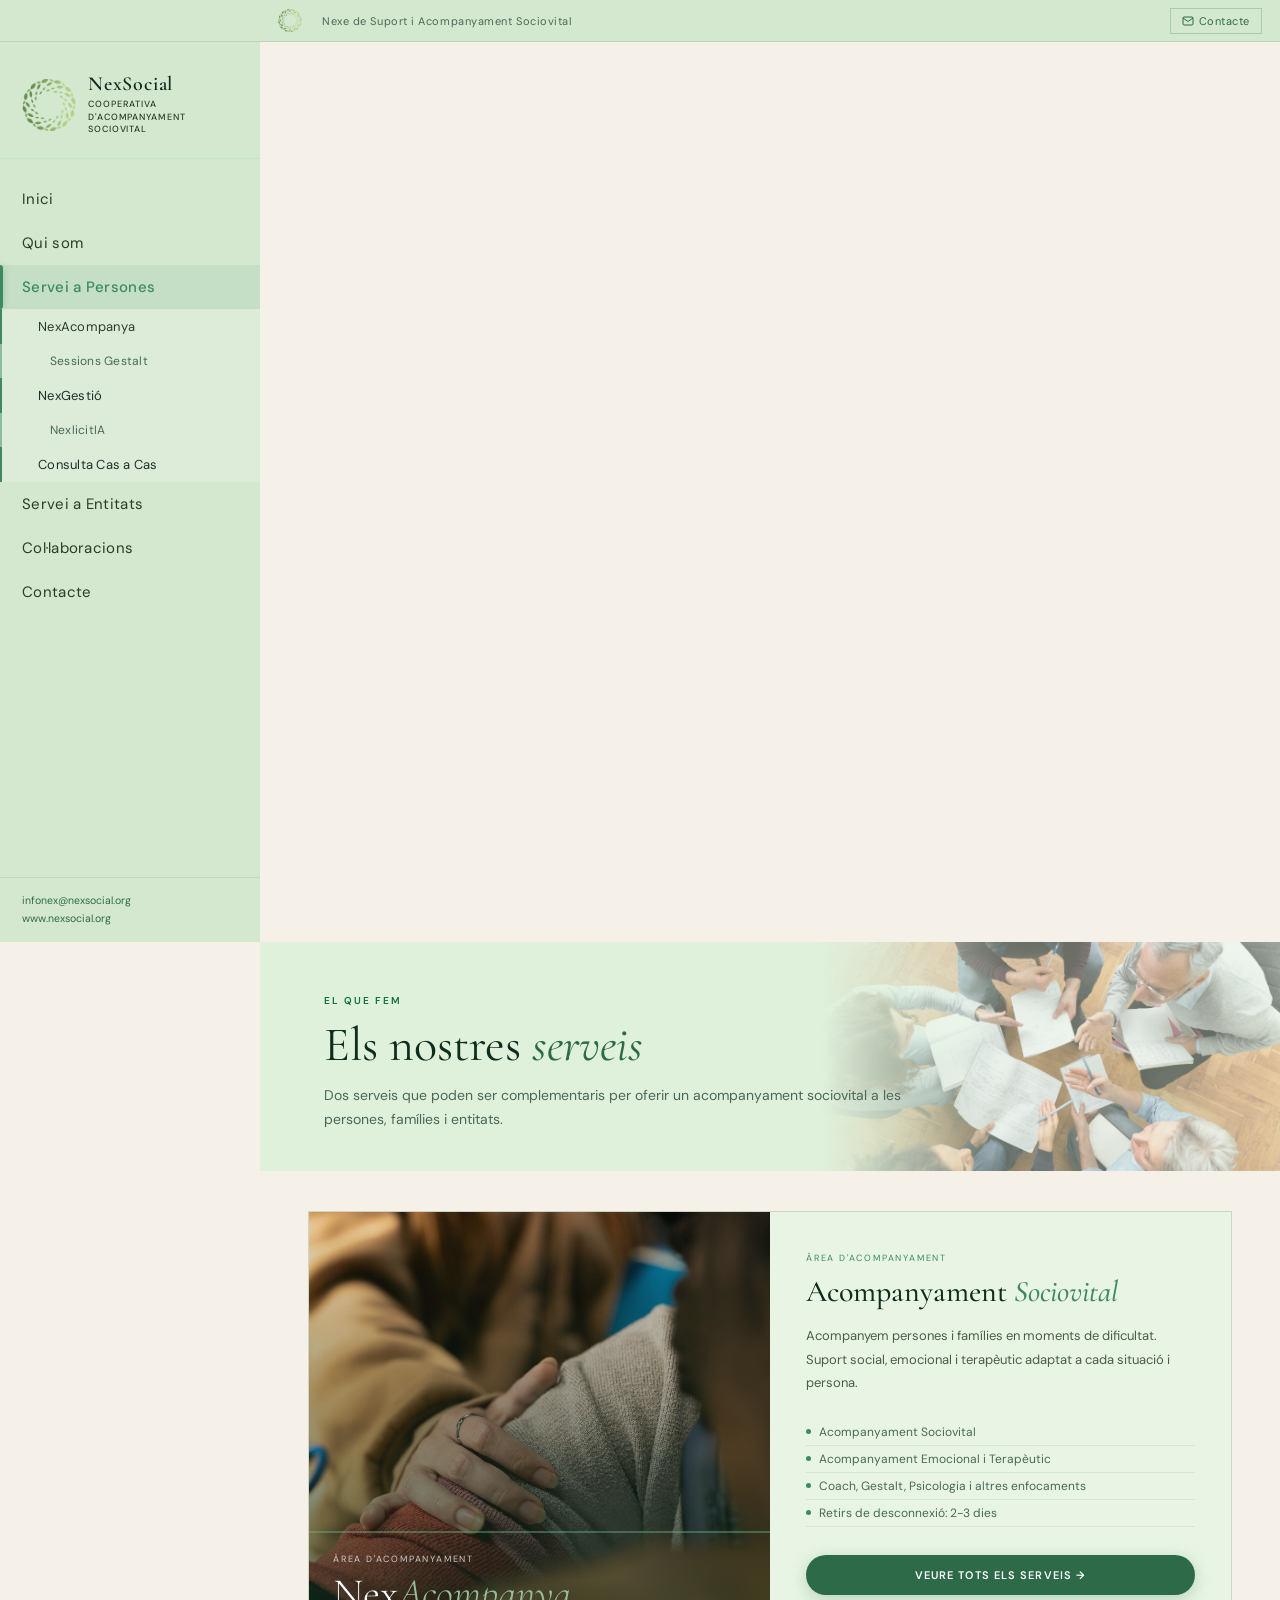
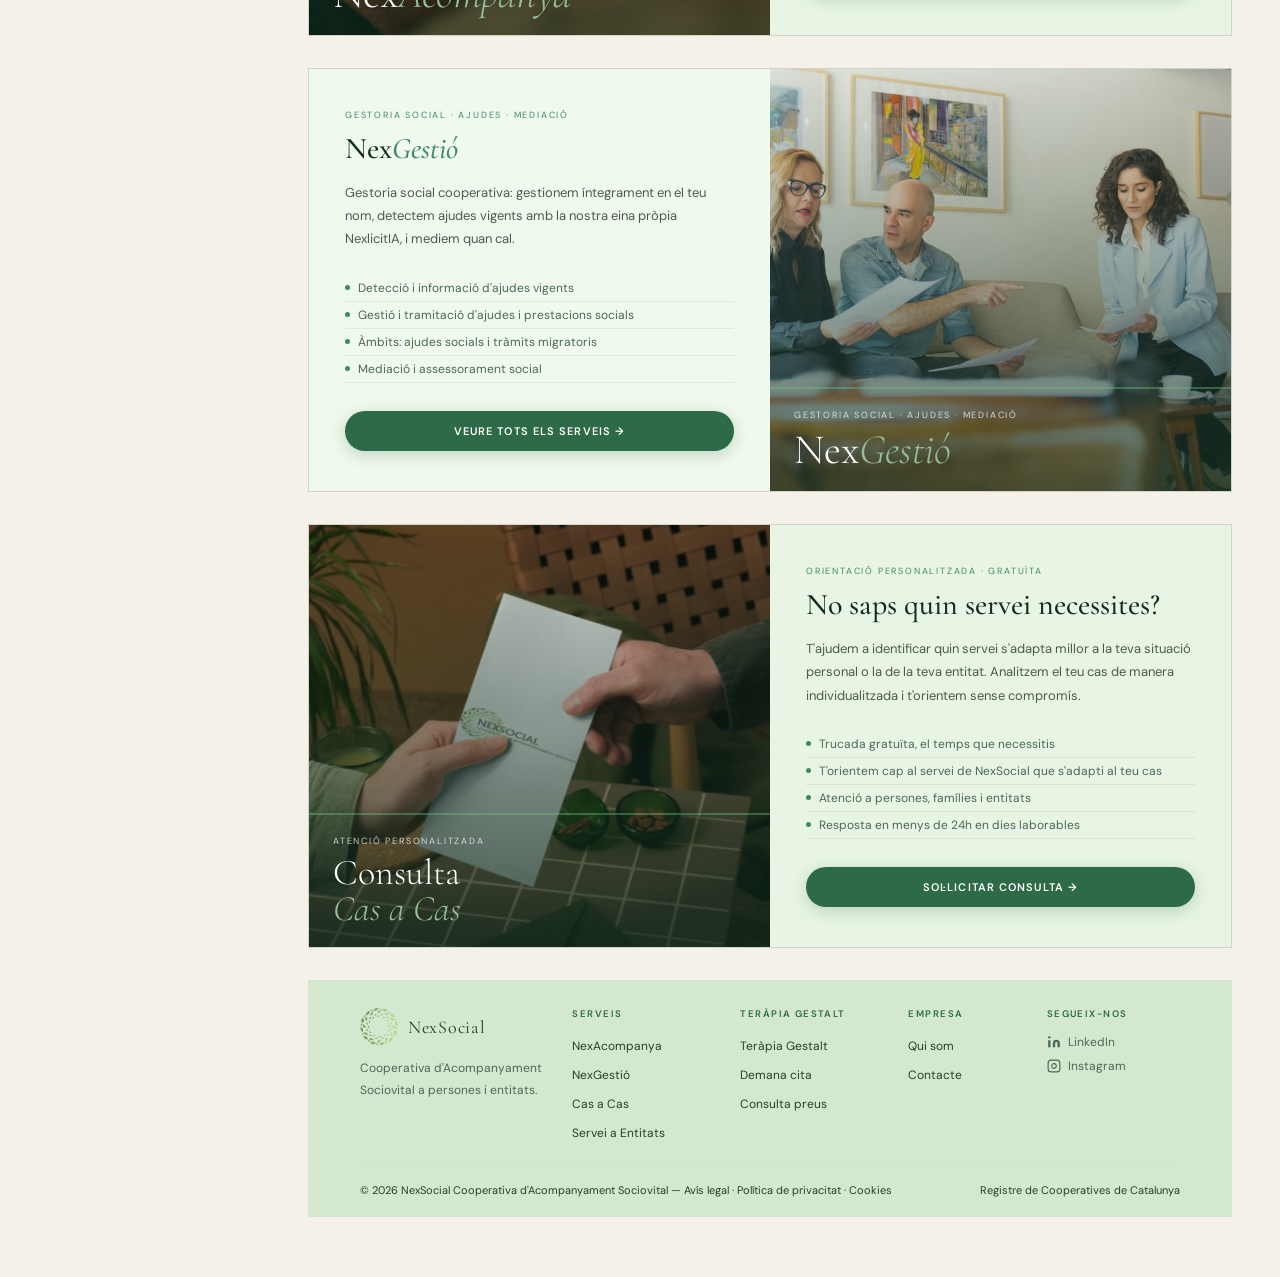
<file: persones/index.html>
<!DOCTYPE html>
<html lang="ca">
<head>
<meta charset="UTF-8">
<meta name="viewport" content="width=device-width, initial-scale=1.0">
<title>Servei a Persones — NexSocial</title>
<meta name="description" content="Acompanyament sociovital i gestoria social per a persones i famílies. NexAcompanya i NexGestió · NexSocial.">
<link rel="canonical" href="https://nexsocial.org/persones/">
<link href="https://fonts.googleapis.com/css2?family=Cormorant+Garamond:ital,wght@0,300;0,400;0,600;1,300;1,400;1,600&family=DM+Sans:wght@300;400;500&family=League+Spartan:wght@400;500;600;700&display=swap" rel="stylesheet">
<link rel="stylesheet" href="../css/nexsocial.css">
</head>
<body>
<div class="topbar" id="topbar">
  <div class="topbar-left">
    <img src="../images/img_01.png" id="topbar-logo-img" alt="NexSocial" style="height:24px;width:24px;object-fit:contain;border-radius:50%;">
    <span class="topbar-tagline">Nexe de Suport i Acompanyament Sociovital</span>
  </div>
  <div class="topbar-right">
    <a href="/contacte/" class="topbar-btn">
      <svg viewBox="0 0 24 24" fill="none" stroke="currentColor" stroke-width="2"><path d="M4 4h16c1.1 0 2 .9 2 2v12c0 1.1-.9 2-2 2H4c-1.1 0-2-.9-2-2V6c0-1.1.9-2 2-2z"/><polyline points="22,6 12,13 2,6"/></svg>
      <span>Contacte</span>
    </a>
  </div>
</div>
<button class="mobile-toggle" onclick="toggleSidebar()"><span></span><span></span><span></span></button>
<div class="overlay" id="overlay" onclick="toggleSidebar()"></div>
<aside class="sidebar" id="sidebar">
  <div class="sidebar-logo">
    <img src="../images/img_01.png" alt="NexSocial">
    <div><div class="logo-name">NexSocial</div><div class="logo-sub">Cooperativa d'Acompanyament<br>Sociovital</div></div>
  </div>
  <nav>
    <a href="/">Inici</a>
    <a href="/qui-som/">Qui som</a>
    <a href="/persones/" class="active">Servei a Persones</a>
    <div style="max-height:260px; overflow:hidden; background:rgba(255,255,255,0.18);">
      <a href="/nexacompanya/" style="padding:9px 20px 9px 36px; font-size:13px; border-left:2px solid #3d8a62;">NexAcompanya</a>
      <a href="/nexacompanya/sessions-gestalt/" style="padding:9px 20px 9px 48px; font-size:12px; border-left:2px solid rgba(61,138,98,0.5); color:#4a6858;">Sessions Gestalt</a>
      <a href="/nexgestio/" style="padding:9px 20px 9px 36px; font-size:13px; color:#1e3028; border-left:2px solid #3d8a62;">NexGestió</a>
      <a href="/nexgestio/nexlicitia/" style="padding:9px 20px 9px 48px; font-size:12px; border-left:2px solid rgba(61,138,98,0.5); color:#4a6858;">NexlicitIA</a>
      <a href="/consulta-cas-a-cas/" style="padding:9px 20px 9px 36px; font-size:13px; color:#1e3028; border-left:2px solid #3d8a62;">Consulta Cas a Cas</a>
    </div>
    <a href="/entitats/">Servei a Entitats</a>
    <a href="/collaboracions/">Col·laboracions</a>
    <a href="/contacte/">Contacte</a>
  </nav>
  <div class="sidebar-footer">
    <a href="mailto:infonex@nexsocial.org">infonex@nexsocial.org</a><br>
    <a href="https://nexsocial.org">www.nexsocial.org</a>
  </div>
</aside>
<main class="main">

<div class="page-header">
<div class="page-header-bg" style="background-image:url('../images/img_08.jpg');"></div>
<span class="page-header-tag">El que fem</span>
<h1>Els nostres <em>serveis</em></h1>
<p>Dos serveis que poden ser complementaris per oferir un acompanyament sociovital a les persones, famílies i entitats.</p>
</div>
<div class="content" style="padding:40px 48px 60px; max-width:none;">

<style>
.area-card { display:grid; grid-template-columns:1fr 1fr; gap:0; margin-bottom:32px; border:1px solid rgba(45,107,72,0.2); overflow:hidden; transition:box-shadow .3s; }
.area-card:hover { box-shadow:0 8px 32px rgba(18,32,41,0.1); }
.area-card-img { min-height:320px; background-size:cover; background-position:center; position:relative; }
.area-card-img-overlay { position:absolute; inset:0; background:rgba(18,32,41,0.35); }
.area-card-body { padding:40px 36px; display:flex; flex-direction:column; justify-content:space-between; }
.area-card-tag { font-size:9px; letter-spacing:0.2em; text-transform:uppercase; color:#3d8a62; margin-bottom:10px; }
.area-card-title { font-family:"Cormorant Garamond",serif; font-size:30px; font-weight:500; color:#0f2d1e; margin-bottom:14px; line-height:1.2; }
.area-card-desc { font-size:13px; color:#4a5e46; line-height:1.8; margin-bottom:24px; }
.area-card-list { list-style:none; padding:0; margin:0 0 28px; }
.area-card-list li { font-size:12px; color:#4a6858; padding:5px 0; border-bottom:1px solid rgba(45,107,72,0.1); display:flex; align-items:center; gap:8px; }
.area-card-list li::before { content:""; width:5px; height:5px; border-radius:50%; background:#3d8a62; flex-shrink:0; }
.area-btn { display:inline-flex; align-items:center; justify-content:center; background:#2d6b48; color:#fff; border:none; padding:13px 28px; font-family:"DM Sans",sans-serif; font-size:11px; font-weight:600; letter-spacing:0.1em; text-transform:uppercase; cursor:pointer; transition:all .3s; text-align:center; border-radius:40px; box-shadow:0 4px 16px rgba(45,107,72,0.25); }
.area-btn:hover { background:rgba(30,90,56,0.55); backdrop-filter:blur(6px); color:#fff; transform:translateY(-2px); box-shadow:0 6px 18px rgba(45,107,72,0.15); }
.area-btn-outline { background:rgba(255,255,255,0.55); backdrop-filter:blur(8px); color:#2d6b48; border:1px solid rgba(45,107,72,0.25); }
.area-btn-outline:hover { background:rgba(45,107,72,0.08); backdrop-filter:blur(6px); color:#2d6b48; transform:translateY(-2px); box-shadow:0 6px 18px rgba(45,107,72,0.08); border-color:rgba(45,107,72,0.3); }
@media(max-width:768px){ .area-card { grid-template-columns:1fr; } .area-card-img { min-height:200px; } }
</style>

<!-- NexAcompanya -->
<div class="area-card">
  <div class="area-card-img" id="srv-acomp-img" style="background-image:url('../images/img_09.jpg');background-size:cover;background-position:center;">
    <div style="position:absolute;inset:0;background:linear-gradient(to bottom,rgba(45,107,72,0.1),rgba(15,45,30,0.72));"></div>
    <div style="position:absolute;bottom:0;left:0;right:0;padding:20px 24px;border-top:2px solid rgba(109,191,133,0.4);">
      <div style="font-size:9px;letter-spacing:0.2em;text-transform:uppercase;color:rgba(255,255,255,0.75);margin-bottom:8px;">Àrea d'Acompanyament</div>
      <div style="font-family:'Cormorant Garamond',serif;font-size:42px;font-weight:300;color:#fff;line-height:1;">Nex<em style="color:#98be95;">Acompanya</em></div>
    </div>
  </div>
  <div class="area-card-body" style="background:#e8f5e4;">
    <div>
      <div class="area-card-tag">Àrea d'Acompanyament</div>
      <div class="area-card-title">Acompanyament <em style="color:#3d8a62;">Sociovital</em></div>
      <p class="area-card-desc">Acompanyem persones i famílies en moments de dificultat. Suport social, emocional i terapèutic adaptat a cada situació i persona.</p>
      <ul class="area-card-list">
        <li>Acompanyament Sociovital</li>
        <li>Acompanyament Emocional i Terapèutic</li>
        <li>Coach, Gestalt, Psicologia i altres enfocaments</li>
        <li>Retirs de desconnexió: 2-3 dies</li>
      </ul>
    </div>
    <button class="area-btn" href='/nexacompanya/'>Veure tots els serveis →</button>
  </div>
</div>

<!-- NexGestio -->
<div class="area-card" style="flex-direction:row-reverse;">
  <div class="area-card-body" style="background:#e8f5e4; order:1;">
    <div>
      <div class="area-card-tag">Gestoria Social · Ajudes · Mediació</div>
      <div class="area-card-title">Nex<em style="color:#3d8a62;">Gestió</em></div>
      <p class="area-card-desc">Gestoria social cooperativa: gestionem íntegrament en el teu nom, detectem ajudes vigents amb la nostra eina pròpia NexlicitIA, i mediem quan cal.</p>
      <ul class="area-card-list">
        <li>Detecció i informació d'ajudes vigents</li>
        <li>Gestió i tramitació d'ajudes i prestacions socials</li>
        <li>Àmbits: ajudes socials i tràmits migratoris</li>
        <li>Mediació i assessorament social</li>
      </ul>
    </div>
    <button class="area-btn" href='/nexgestio/'>Veure tots els serveis →</button>
  </div>
  <div class="area-card-img" id="srv-gestio-img" style="background-image:url('../images/img_10.jpg');background-size:cover;background-position:center; order:2;">
    <div style="position:absolute;inset:0;background:linear-gradient(to bottom,rgba(45,107,72,0.1),rgba(15,45,30,0.72));"></div>
    <div style="position:absolute;bottom:0;left:0;right:0;padding:20px 24px;border-top:2px solid rgba(109,191,133,0.4);">
      <div style="font-size:9px;letter-spacing:0.2em;text-transform:uppercase;color:rgba(255,255,255,0.75);margin-bottom:8px;">Gestoria Social · Ajudes · Mediació</div>
      <div style="font-family:'Cormorant Garamond',serif;font-size:42px;font-weight:300;color:#fff;line-height:1;">Nex<em style="color:#98be95;">Gestió</em></div>
    </div>
  </div>
</div>

<!-- Consulta Cas a Cas -->
<div class="area-card">
  <div class="area-card-img" style="background-image:url('../images/img_21.png');background-size:cover;background-position:center top;">
    <div style="position:absolute;inset:0;background:linear-gradient(to bottom,rgba(45,107,72,0.1),rgba(15,45,30,0.72));"></div>
    <div style="position:absolute;bottom:0;left:0;right:0;padding:20px 24px;border-top:2px solid rgba(109,191,133,0.4);">
      <div style="font-size:9px;letter-spacing:0.2em;text-transform:uppercase;color:rgba(255,255,255,0.75);margin-bottom:8px;">Atenció personalitzada</div>
      <div style="font-family:'Cormorant Garamond',serif;font-size:36px;font-weight:300;color:#fff;line-height:1;">Consulta<br><em style="color:#98be95;">Cas a Cas</em></div>
    </div>
  </div>
  <div class="area-card-body" style="background:#e8f5e4;">
    <div>
      <div class="area-card-tag">Orientació personalitzada · Gratuïta</div>
      <div class="area-card-title">No saps quin servei necessites?</div>
      <p class="area-card-desc">T'ajudem a identificar quin servei s'adapta millor a la teva situació personal o la de la teva entitat. Analitzem el teu cas de manera individualitzada i t'orientem sense compromís.</p>
      <ul class="area-card-list">
        <li>Trucada gratuïta, el temps que necessitis</li>
        <li>T'orientem cap al servei de NexSocial que s'adapti al teu cas</li>
        <li>Atenció a persones, famílies i entitats</li>
        <li>Resposta en menys de 24h en dies laborables</li>
      </ul>
    </div>
    <button class="area-btn" href='/'>Sol·licitar consulta →</button>
  </div>
</div>

<!-- CTA diagnòstic -->


<footer class="site-footer">
  <div class="footer-inner">
    <div class="footer-top">
      <div class="footer-col footer-col--brand">
        <div class="footer-brand">
          <img src="../images/img_01.png" alt="NexSocial" style="width:38px;height:38px;object-fit:contain;">
          <span class="footer-brand-name">NexSocial</span>
        </div>
        <p class="footer-desc">Cooperativa d'Acompanyament Sociovital a persones i entitats.</p>
      </div>
      <div class="footer-col">
        <div class="footer-col-title">Serveis</div>
        <ul class="footer-links">
          <li><a href="/nexacompanya/">NexAcompanya</a></li>
          <li><a href="/nexgestio/">NexGestió</a></li>
          <li><a href="/consulta-cas-a-cas/">Cas a Cas</a></li>
          <li><a href="/entitats/">Servei a Entitats</a></li>
        </ul>
      </div>
      <div class="footer-col">
        <div class="footer-col-title">Teràpia Gestalt</div>
        <ul class="footer-links">
          <li><a href="/nexacompanya/sessions-gestalt/">Teràpia Gestalt</a></li>
          <li><a href="/nexacompanya/sessions-gestalt/#gs-cal">Demana cita</a></li>
          <li><a href="/nexacompanya/sessions-gestalt/#preus">Consulta preus</a></li>
        </ul>
      </div>
      <div class="footer-col">
        <div class="footer-col-title">Empresa</div>
        <ul class="footer-links">
          <li><a href="/qui-som/">Qui som</a></li>
          <li><a href="/contacte/">Contacte</a></li>
        </ul>
      </div>
      <div class="footer-col">
        <div class="footer-col-title">Segueix-nos</div>
        <div class="footer-social">
          <a href="https://www.linkedin.com/in/nexsocial-cooperativa-acompa%C3%B1amiento-sociovital-218a213b9/" target="_blank" rel="noopener">
            <svg viewBox="0 0 24 24" fill="currentColor"><path d="M16 8a6 6 0 016 6v7h-4v-7a2 2 0 00-2-2 2 2 0 00-2 2v7h-4v-7a6 6 0 016-6zM2 9h4v12H2z"/><circle cx="4" cy="4" r="2"/></svg>LinkedIn
          </a>
          <a href="https://www.instagram.com/nexsocialcoop/" target="_blank" rel="noopener">
            <svg viewBox="0 0 24 24" fill="none" stroke="currentColor" stroke-width="2"><rect x="2" y="2" width="20" height="20" rx="5"/><path d="M16 11.37A4 4 0 1112.63 8 4 4 0 0116 11.37z"/><line x1="17.5" y1="6.5" x2="17.51" y2="6.5"/></svg>Instagram
          </a>
        </div>
      </div>
    </div>
    <div class="footer-bottom">
      <span>© 2026 NexSocial Cooperativa d'Acompanyament Sociovital — <a href="#" onclick="event.preventDefault();openModal('modal-legal')">Avís legal</a> · <a href="#" onclick="event.preventDefault();openModal('modal-privacitat')">Política de privacitat</a> · <a href="#" onclick="event.preventDefault();openModal('modal-cookies')">Cookies</a></span>
      <span>Registre de Cooperatives de Catalunya</span>
    </div>
  </div>
</footer>
</main>
<script src="../js/nexsocial.js"></script>
<script>
function toggleSidebar(){
  document.getElementById('sidebar').classList.toggle('open');
  document.getElementById('overlay').classList.toggle('active');
}
</script>
</body>
</html>
</file>
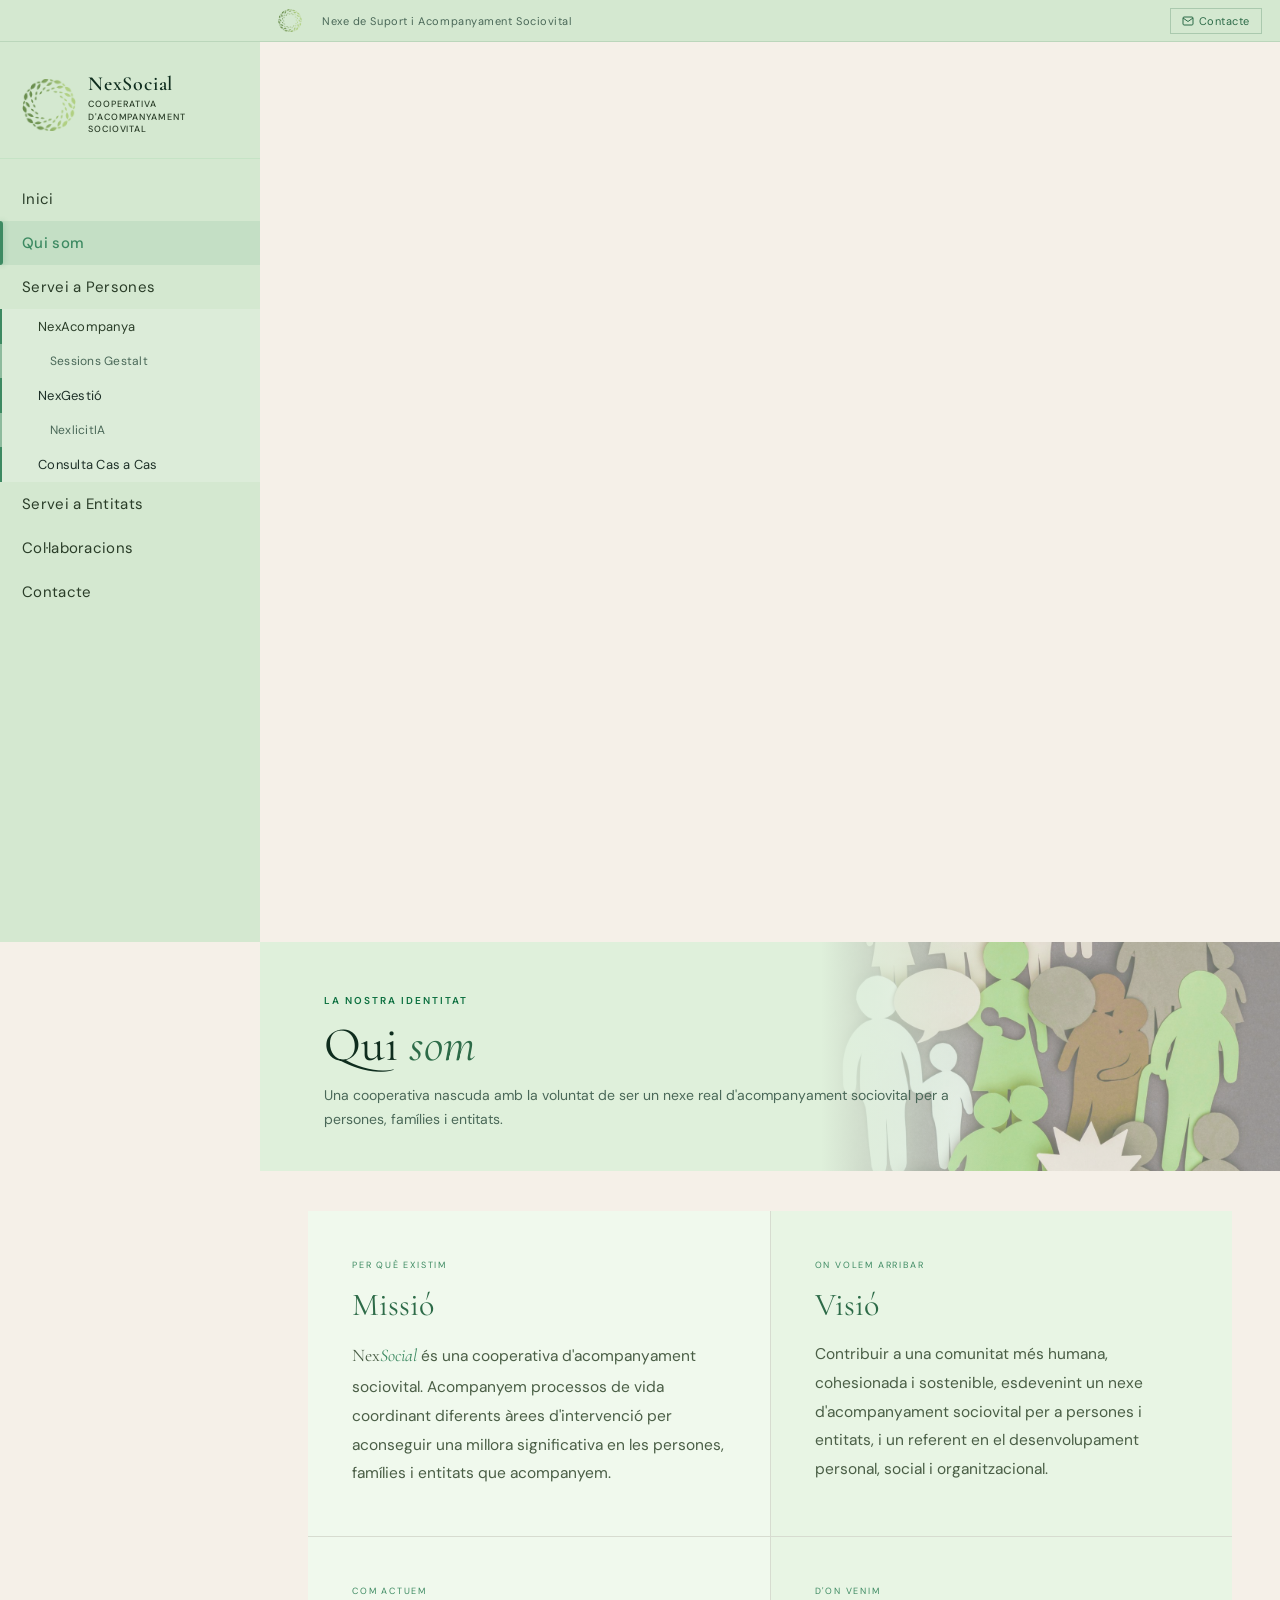
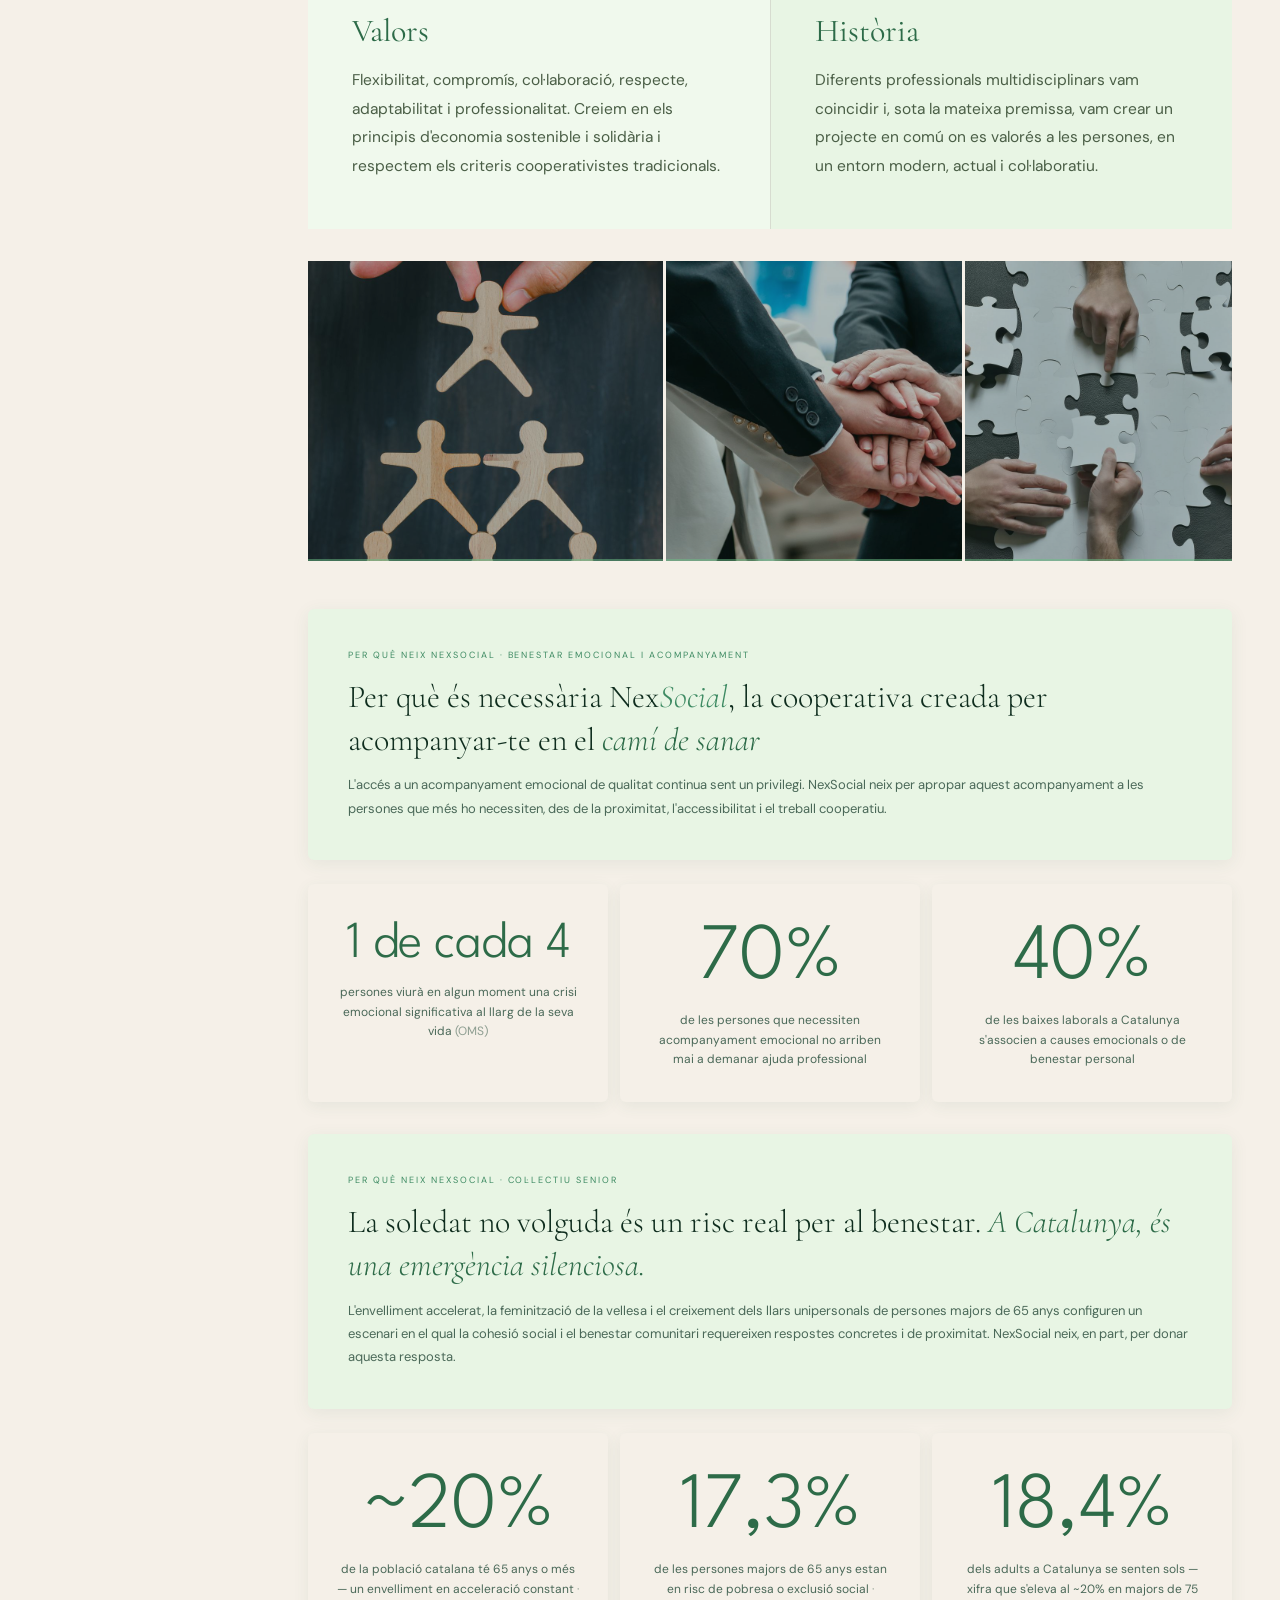
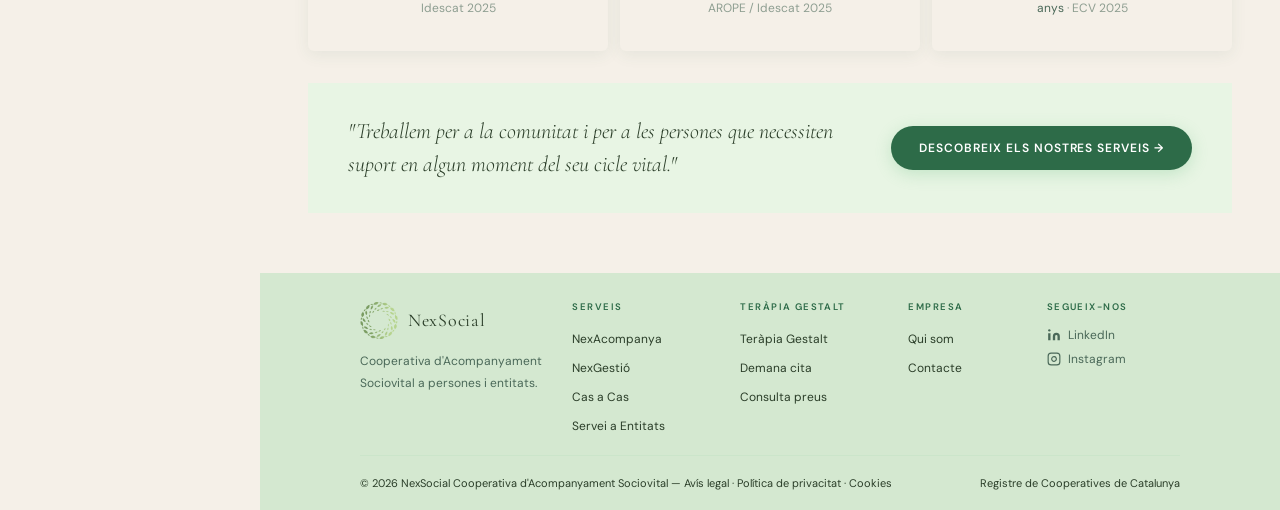
<file: qui-som/index.html>
<!DOCTYPE html>
<html lang="ca">
<head>
<meta charset="UTF-8">
<meta name="viewport" content="width=device-width, initial-scale=1.0">
<title>Qui som — NexSocial Cooperativa d'Acompanyament Sociovital</title>
<meta name="description" content="Coneix l'equip i la missió de NexSocial. Cooperativa d'acompanyament sociovital fundada per Cristian Faibella i Nidhi Nagdev.">
<link rel="canonical" href="https://nexsocial.org/qui-som/">
<link href="https://fonts.googleapis.com/css2?family=Cormorant+Garamond:ital,wght@0,300;0,400;0,600;1,300;1,400;1,600&family=DM+Sans:wght@300;400;500&family=League+Spartan:wght@400;500;600;700&display=swap" rel="stylesheet">
<link rel="stylesheet" href="../css/nexsocial.css">
</head>
<body>
<div class="topbar" id="topbar">
  <div class="topbar-left">
    <img src="../images/img_01.png" id="topbar-logo-img" alt="NexSocial" style="height:24px;width:24px;object-fit:contain;border-radius:50%;">
    <span class="topbar-tagline">Nexe de Suport i Acompanyament Sociovital</span>
  </div>
  <div class="topbar-right">
    <a href="/contacte/" class="topbar-btn">
      <svg viewBox="0 0 24 24" fill="none" stroke="currentColor" stroke-width="2"><path d="M4 4h16c1.1 0 2 .9 2 2v12c0 1.1-.9 2-2 2H4c-1.1 0-2-.9-2-2V6c0-1.1.9-2 2-2z"/><polyline points="22,6 12,13 2,6"/></svg>
      <span>Contacte</span>
    </a>
  </div>
</div>
<button class="mobile-toggle" onclick="toggleSidebar()"><span></span><span></span><span></span></button>
<div class="overlay" id="overlay" onclick="toggleSidebar()"></div>
<aside class="sidebar" id="sidebar">
  <div class="sidebar-logo">
    <img src="../images/img_01.png" alt="NexSocial">
    <div><div class="logo-name">NexSocial</div><div class="logo-sub">Cooperativa d'Acompanyament<br>Sociovital</div></div>
  </div>
  <nav>
    <a href="/">Inici</a>
    <a href="/qui-som/" class="active">Qui som</a>
    <a href="/persones/">Servei a Persones</a>
    <div style="max-height:260px; overflow:hidden; background:rgba(255,255,255,0.18);">
      <a href="/nexacompanya/" style="padding:9px 20px 9px 36px; font-size:13px; border-left:2px solid #3d8a62;">NexAcompanya</a>
      <a href="/nexacompanya/sessions-gestalt/" style="padding:9px 20px 9px 48px; font-size:12px; border-left:2px solid rgba(61,138,98,0.5); color:#4a6858;">Sessions Gestalt</a>
      <a href="/nexgestio/" style="padding:9px 20px 9px 36px; font-size:13px; color:#1e3028; border-left:2px solid #3d8a62;">NexGestió</a>
      <a href="/nexgestio/nexlicitia/" style="padding:9px 20px 9px 48px; font-size:12px; border-left:2px solid rgba(61,138,98,0.5); color:#4a6858;">NexlicitIA</a>
      <a href="/consulta-cas-a-cas/" style="padding:9px 20px 9px 36px; font-size:13px; color:#1e3028; border-left:2px solid #3d8a62;" >Consulta Cas a Cas</a>
    </div>
    <a href="/entitats/" >Servei a Entitats</a>
    <a href="/collaboracions/" >Col·laboracions</a>
    <a href="/contacte/" >Contacte</a>
  </nav>

</aside>
<main class="main">

<div class="page-header">
<div class="page-header-bg" style="background-image:url('../images/img_04.jpg')"></div>
<span class="page-header-tag">La nostra identitat</span>
<h1>Qui <em>som</em></h1>
<p>Una cooperativa nascuda amb la voluntat de ser un nexe real d'acompanyament sociovital per a persones, famílies i entitats.</p>
</div>
<div class="content" style="padding:40px 48px 60px; max-width:none;">

  <!-- Missió / Visió / Valors / Història — grid 2x2 -->
  <style>
  .mv-card { transition: transform .25s ease, box-shadow .25s ease, background .25s ease; cursor:default; }
  .mv-card:hover { transform: translateY(-4px); box-shadow: 0 12px 32px rgba(18,32,41,0.12); background: #98be95 !important; z-index:1; position:relative; }
  .mv-card:hover .mv-title { color: #3d8a62 !important; }
  </style>
  <div style="display:grid; grid-template-columns:1fr 1fr; gap:1px; background:rgba(45,107,72,0.15); margin-bottom:32px;">

    <div class="mv-card" style="background:#f0f9ed; padding:48px 44px;">
      <div style="font-size:9px; letter-spacing:0.2em; text-transform:uppercase; color:#3d8a62; margin-bottom:14px;">Per què existim</div>
      <div id="mv-missio-title" class="mv-title" style="font-family:'Cormorant Garamond',serif; font-size:32px; font-weight:400; color:#2d6b48; margin-bottom:16px;">Missió</div>
      <p id="mv-missio-text" style="font-size:15.5px; color:#4a5e46; line-height:1.85;"><span style="font-family:'Cormorant Garamond',serif;font-size:1.15em;">Nex<em style="color:#3d8a62;">Social</em></span> és una cooperativa d'acompanyament sociovital. Acompanyem processos de vida coordinant diferents àrees d'intervenció per aconseguir una millora significativa en les persones, famílies i entitats que acompanyem.</p>
    </div>

    <div class="mv-card" style="background:#e8f5e4; padding:48px 44px;">
      <div style="font-size:9px; letter-spacing:0.2em; text-transform:uppercase; color:#3d8a62; margin-bottom:14px;">On volem arribar</div>
      <div id="mv-visio-title" class="mv-title" style="font-family:'Cormorant Garamond',serif; font-size:32px; font-weight:400; color:#2d6b48; margin-bottom:16px;">Visió</div>
      <p id="mv-visio-text" style="font-size:15.5px; color:#4a5e46; line-height:1.85;">Contribuir a una comunitat més humana, cohesionada i sostenible, esdevenint un nexe d'acompanyament sociovital per a persones i entitats, i un referent en el desenvolupament personal, social i organitzacional.</p>
    </div>

    <div class="mv-card" style="background:#f0f9ed; padding:48px 44px;">
      <div style="font-size:9px; letter-spacing:0.2em; text-transform:uppercase; color:#3d8a62; margin-bottom:14px;">Com actuem</div>
      <div id="mv-valors-title" class="mv-title" style="font-family:'Cormorant Garamond',serif; font-size:32px; font-weight:400; color:#2d6b48; margin-bottom:16px;">Valors</div>
      <p id="mv-valors-text" style="font-size:15.5px; color:#4a5e46; line-height:1.85;">Flexibilitat, compromís, col·laboració, respecte, adaptabilitat i professionalitat. Creiem en els principis d'economia sostenible i solidària i respectem els criteris cooperativistes tradicionals.</p>
    </div>

    <div class="mv-card" style="background:#e8f5e4; padding:48px 44px;">
      <div style="font-size:9px; letter-spacing:0.2em; text-transform:uppercase; color:#3d8a62; margin-bottom:14px;">D'on venim</div>
      <div id="mv-historia-title" class="mv-title" style="font-family:'Cormorant Garamond',serif; font-size:32px; font-weight:400; color:#2d6b48; margin-bottom:16px;">Història</div>
      <p id="mv-historia-text" style="font-size:15.5px; color:#4a5e46; line-height:1.85;">Diferents professionals multidisciplinars vam coincidir i, sota la mateixa premissa, vam crear un projecte en comú on es valorés a les persones, en un entorn modern, actual i col·laboratiu.</p>
    </div>

  </div>

  <!-- Franja editorial de fotos -->
  <div style="display:grid;grid-template-columns:1.2fr 1fr 0.9fr;gap:3px;margin-bottom:48px;height:300px;">

    <div style="position:relative;overflow:hidden;cursor:default;" onmouseover="this.querySelector('.photo-overlay').style.background='rgba(15,45,30,0.55)';this.querySelector('.photo-label').style.opacity='1';this.querySelector('.photo-label').style.transform='translateY(0)';this.querySelector('img-bg').style.transform='scale(1.05)'" onmouseout="this.querySelector('.photo-overlay').style.background='rgba(15,45,30,0.3)';this.querySelector('.photo-label').style.opacity='0';this.querySelector('.photo-label').style.transform='translateY(8px)'">
      <div style="position:absolute;inset:0;background-image:url('../images/img_05.jpg');background-size:cover;background-position:center;transition:transform .5s ease;"></div>
      <div class="photo-overlay" style="position:absolute;inset:0;background:rgba(15,45,30,0.3);transition:background .4s;"></div>
      <div style="position:absolute;bottom:0;left:0;right:0;padding:0 0 2px;border-bottom:2px solid rgba(109,191,133,0.5);"></div>
      <div class="photo-label" style="position:absolute;bottom:24px;left:24px;opacity:0;transform:translateY(8px);transition:all .4s ease;">
        <div style="font-family:'Cormorant Garamond',serif;font-size:20px;font-weight:300;color:#fff;line-height:1.3;font-style:italic;">Persones i famílies</div>
        <div style="width:32px;height:1px;background:#98be95;margin-top:8px;"></div>
      </div>
    </div>

    <div style="position:relative;overflow:hidden;cursor:default;" onmouseover="this.querySelector('.photo-overlay').style.background='rgba(15,45,30,0.55)';this.querySelector('.photo-label').style.opacity='1';this.querySelector('.photo-label').style.transform='translateY(0)'" onmouseout="this.querySelector('.photo-overlay').style.background='rgba(15,45,30,0.3)';this.querySelector('.photo-label').style.opacity='0';this.querySelector('.photo-label').style.transform='translateY(8px)'">
      <div style="position:absolute;inset:0;background-image:url('../images/img_06.jpg');background-size:cover;background-position:center top;transition:transform .5s ease;"></div>
      <div class="photo-overlay" style="position:absolute;inset:0;background:rgba(15,45,30,0.3);transition:background .4s;"></div>
      <div style="position:absolute;bottom:0;left:0;right:0;padding:0 0 2px;border-bottom:2px solid rgba(109,191,133,0.5);"></div>
      <div class="photo-label" style="position:absolute;bottom:24px;left:24px;opacity:0;transform:translateY(8px);transition:all .4s ease;">
        <div style="font-family:'Cormorant Garamond',serif;font-size:20px;font-weight:300;color:#fff;line-height:1.3;font-style:italic;">Comunitat i entorn</div>
        <div style="width:32px;height:1px;background:#98be95;margin-top:8px;"></div>
      </div>
    </div>

    <div style="position:relative;overflow:hidden;cursor:default;" onmouseover="this.querySelector('.photo-overlay').style.background='rgba(15,45,30,0.55)';this.querySelector('.photo-label').style.opacity='1';this.querySelector('.photo-label').style.transform='translateY(0)'" onmouseout="this.querySelector('.photo-overlay').style.background='rgba(15,45,30,0.3)';this.querySelector('.photo-label').style.opacity='0';this.querySelector('.photo-label').style.transform='translateY(8px)'">
      <div style="position:absolute;inset:0;background-image:url('../images/img_07.jpg');background-size:cover;background-position:center;transition:transform .5s ease;"></div>
      <div class="photo-overlay" style="position:absolute;inset:0;background:rgba(15,45,30,0.3);transition:background .4s;"></div>
      <div style="position:absolute;bottom:0;left:0;right:0;padding:0 0 2px;border-bottom:2px solid rgba(109,191,133,0.5);"></div>
      <div class="photo-label" style="position:absolute;bottom:24px;left:24px;opacity:0;transform:translateY(8px);transition:all .4s ease;">
        <div style="font-family:'Cormorant Garamond',serif;font-size:20px;font-weight:300;color:#fff;line-height:1.3;font-style:italic;">Creixement vital</div>
        <div style="width:32px;height:1px;background:#98be95;margin-top:8px;"></div>
      </div>
    </div>

  </div>

  <!-- Context i Justificació -->
  <div style="margin-bottom:32px;">

  <!-- Banner 1 -->
  <div style="background:#e8f5e4;padding:40px;margin-bottom:24px;border-radius:6px;box-shadow:0 4px 18px rgba(45,107,72,0.08);">
    <div style="font-size:9px;letter-spacing:0.22em;text-transform:uppercase;color:#3d8a62;opacity:1;margin-bottom:14px;">Per què neix NexSocial · Benestar Emocional i Acompanyament</div>
    <div style="font-family:'Cormorant Garamond',serif;font-size:32px;font-weight:300;color:#0f2d1e;margin-bottom:12px;line-height:1.35;">Per què és necessària Nex<em style="font-style:italic;color:#3d8a62;">Social</em>, la cooperativa creada per acompanyar-te en el <em style="font-style:italic;color:#2d6b48;">camí de sanar</em></div>
    <p style="font-size:13px;color:#4a6858;line-height:1.8;margin:0;">L'accés a un acompanyament emocional de qualitat continua sent un privilegi. NexSocial neix per apropar aquest acompanyament a les persones que més ho necessiten, des de la proximitat, l'accessibilitat i el treball cooperatiu.</p>
  </div>

    <!-- 3 cards xifres bloc 1 -->
    <div style="display:grid;grid-template-columns:repeat(3,1fr);gap:12px;margin-bottom:2px;">

      <div style="background:#f5f0e8;padding:32px 28px;text-align:center;border-radius:6px;box-shadow:0 4px 16px rgba(45,107,72,0.08);transition:all .3s;cursor:default;border-top:3px solid transparent;position:relative;overflow:hidden;" onmouseover="this.style.transform='translateY(-4px)';this.style.boxShadow='0 10px 28px rgba(45,107,72,0.18)';this.style.borderTopColor='#3d8a62';this.style.background='#edf7e8';this.querySelector('.stat-num').style.color='#1a5c3a'" onmouseout="this.style.transform='translateY(0)';this.style.boxShadow='0 4px 16px rgba(45,107,72,0.08)';this.style.borderTopColor='transparent';this.style.background='#f5f0e8';this.querySelector('.stat-num').style.color='#2d6b48'">
        <div class="stat-num" style="font-family:'League Spartan',sans-serif;font-size:52px;font-weight:300;color:#2d6b48;line-height:1;margin-bottom:12px;transition:color .3s;">1 de cada 4</div>
        <div style="font-size:12px;color:#4a6858;line-height:1.65;">persones viurà en algun moment una crisi emocional significativa al llarg de la seva vida <span style="color:#4a6858;opacity:.6">(OMS)</span></div>
      </div>

      <div style="background:#f5f0e8;padding:32px 28px;text-align:center;border-radius:6px;box-shadow:0 4px 16px rgba(45,107,72,0.08);transition:all .3s;cursor:default;border-top:3px solid transparent;position:relative;overflow:hidden;" onmouseover="this.style.transform='translateY(-4px)';this.style.boxShadow='0 10px 28px rgba(45,107,72,0.18)';this.style.borderTopColor='#3d8a62';this.style.background='#edf7e8';this.querySelector('.stat-num').style.color='#1a5c3a'" onmouseout="this.style.transform='translateY(0)';this.style.boxShadow='0 4px 16px rgba(45,107,72,0.08)';this.style.borderTopColor='transparent';this.style.background='#f5f0e8';this.querySelector('.stat-num').style.color='#2d6b48'">
        <div class="stat-num" style="font-family:'League Spartan',sans-serif;font-size:80px;font-weight:300;color:#2d6b48;line-height:1;margin-bottom:12px;transition:color .3s;">70%</div>
        <div style="font-size:12px;color:#4a6858;line-height:1.65;">de les persones que necessiten acompanyament emocional no arriben mai a demanar ajuda professional</div>
      </div>

      <div style="background:#f5f0e8;padding:32px 28px;text-align:center;border-radius:6px;box-shadow:0 4px 16px rgba(45,107,72,0.08);transition:all .3s;cursor:default;border-top:3px solid transparent;position:relative;overflow:hidden;" onmouseover="this.style.transform='translateY(-4px)';this.style.boxShadow='0 10px 28px rgba(45,107,72,0.18)';this.style.borderTopColor='#3d8a62';this.style.background='#edf7e8';this.querySelector('.stat-num').style.color='#1a5c3a'" onmouseout="this.style.transform='translateY(0)';this.style.boxShadow='0 4px 16px rgba(45,107,72,0.08)';this.style.borderTopColor='transparent';this.style.background='#f5f0e8';this.querySelector('.stat-num').style.color='#2d6b48'">
        <div class="stat-num" style="font-family:'League Spartan',sans-serif;font-size:80px;font-weight:300;color:#2d6b48;line-height:1;margin-bottom:12px;transition:color .3s;">40%</div>
        <div style="font-size:12px;color:#4a6858;line-height:1.65;">de les baixes laborals a Catalunya s'associen a causes emocionals o de benestar personal</div>
      </div>

    </div>
  </div>

  <!-- Banner 2 Col·lectiu Senior -->
  <div style="background:#e8f5e4;padding:40px;margin-top:2px;margin-bottom:24px;border-radius:6px;box-shadow:0 4px 18px rgba(45,107,72,0.08);">
    <div style="font-size:9px;letter-spacing:0.22em;text-transform:uppercase;color:#3d8a62;opacity:1;margin-bottom:14px;">Per què neix NexSocial · Col·lectiu Senior</div>
    <div style="font-family:'Cormorant Garamond',serif;font-size:32px;font-weight:300;color:#0f2d1e;margin-bottom:12px;line-height:1.35;">La soledat no volguda és un risc real per al benestar. <em style="font-style:italic;color:#2d6b48;">A Catalunya, és una emergència silenciosa.</em></div>
    <p style="font-size:13px;color:#4a6858;line-height:1.8;margin:0;">L'envelliment accelerat, la feminització de la vellesa i el creixement dels llars unipersonals de persones majors de 65 anys configuren un escenari en el qual la cohesió social i el benestar comunitari requereixen respostes concretes i de proximitat. NexSocial neix, en part, per donar aquesta resposta.</p>
  </div>

  <!-- Bloc dades: Col·lectiu Senior -->
  <div style="display:grid;grid-template-columns:repeat(3,1fr);gap:12px;margin-bottom:2px;">

    <div style="background:#f5f0e8;padding:32px 28px;text-align:center;border-radius:6px;box-shadow:0 4px 16px rgba(45,107,72,0.08);transition:all .3s;cursor:default;border-top:3px solid transparent;" onmouseover="this.style.transform='translateY(-4px)';this.style.boxShadow='0 10px 28px rgba(45,107,72,0.18)';this.style.borderTopColor='#3d8a62';this.style.background='#edf7e8';this.querySelector('.stat-num').style.color='#1a5c3a'" onmouseout="this.style.transform='translateY(0)';this.style.boxShadow='0 4px 16px rgba(45,107,72,0.08)';this.style.borderTopColor='transparent';this.style.background='#f5f0e8';this.querySelector('.stat-num').style.color='#2d6b48'">
      <div class="stat-num" style="font-family:'League Spartan',sans-serif;font-size:80px;font-weight:300;color:#2d6b48;line-height:1;margin-bottom:12px;transition:color .3s;">~20%</div>
      <div style="font-size:12px;color:#4a6858;line-height:1.65;">de la població catalana té 65 anys o més — un envelliment en acceleració constant <span style="color:#4a6858;opacity:.6">· Idescat 2025</span></div>
    </div>

    <div style="background:#f5f0e8;padding:32px 28px;text-align:center;border-radius:6px;box-shadow:0 4px 16px rgba(45,107,72,0.08);transition:all .3s;cursor:default;border-top:3px solid transparent;" onmouseover="this.style.transform='translateY(-4px)';this.style.boxShadow='0 10px 28px rgba(45,107,72,0.18)';this.style.borderTopColor='#3d8a62';this.style.background='#edf7e8';this.querySelector('.stat-num').style.color='#1a5c3a'" onmouseout="this.style.transform='translateY(0)';this.style.boxShadow='0 4px 16px rgba(45,107,72,0.08)';this.style.borderTopColor='transparent';this.style.background='#f5f0e8';this.querySelector('.stat-num').style.color='#2d6b48'">
      <div class="stat-num" style="font-family:'League Spartan',sans-serif;font-size:80px;font-weight:300;color:#2d6b48;line-height:1;margin-bottom:12px;transition:color .3s;">17,3%</div>
      <div style="font-size:12px;color:#4a6858;line-height:1.65;">de les persones majors de 65 anys estan en risc de pobresa o exclusió social <span style="color:#4a6858;opacity:.6">· AROPE / Idescat 2025</span></div>
    </div>

    <div style="background:#f5f0e8;padding:32px 28px;text-align:center;border-radius:6px;box-shadow:0 4px 16px rgba(45,107,72,0.08);transition:all .3s;cursor:default;border-top:3px solid transparent;" onmouseover="this.style.transform='translateY(-4px)';this.style.boxShadow='0 10px 28px rgba(45,107,72,0.18)';this.style.borderTopColor='#3d8a62';this.style.background='#edf7e8';this.querySelector('.stat-num').style.color='#1a5c3a'" onmouseout="this.style.transform='translateY(0)';this.style.boxShadow='0 4px 16px rgba(45,107,72,0.08)';this.style.borderTopColor='transparent';this.style.background='#f5f0e8';this.querySelector('.stat-num').style.color='#2d6b48'">
      <div class="stat-num" style="font-family:'League Spartan',sans-serif;font-size:80px;font-weight:300;color:#2d6b48;line-height:1;margin-bottom:12px;transition:color .3s;">18,4%</div>
      <div style="font-size:12px;color:#4a6858;line-height:1.65;">dels adults a Catalunya se senten sols — xifra que s'eleva al ~20% en majors de 75 anys <span style="color:#4a6858;opacity:.6">· ECV 2025</span></div>
    </div>

  </div>



  <!-- Cita final -->
  <div style="margin-top:32px; padding:32px 40px; background:#e8f5e4; display:flex; align-items:center; gap:32px; flex-wrap:wrap;">
    <div style="font-family:'Cormorant Garamond',serif; font-size:22px; font-style:italic; font-weight:300; color:#2a3d28; flex:1; min-width:260px; line-height:1.5;">"Treballem per a la comunitat i per a les persones que necessiten suport en algun moment del seu cicle vital."</div>
    <a href="/persones/" style="background:#2d6b48; color:#fff; padding:14px 28px; font-family:'DM Sans',sans-serif; font-size:12px; font-weight:600; letter-spacing:0.08em; text-transform:uppercase; cursor:pointer; white-space:nowrap; flex-shrink:0; border-radius:40px; box-shadow:0 4px 16px rgba(109,191,133,0.3); transition:all .3s; text-decoration:none; display:inline-block;">Descobreix els nostres serveis →</a>
  </div>

</div>
<footer class="site-footer">
  <div class="footer-inner">
    <div class="footer-top">
      <div class="footer-col footer-col--brand">
        <div class="footer-brand">
          <img src="../images/img_01.png" alt="NexSocial" style="width:38px;height:38px;object-fit:contain;">
          <span class="footer-brand-name">NexSocial</span>
        </div>
        <p class="footer-desc">Cooperativa d'Acompanyament Sociovital a persones i entitats.</p>
      </div>
      <div class="footer-col">
        <div class="footer-col-title">Serveis</div>
        <ul class="footer-links">
          <li><a href="/nexacompanya/">NexAcompanya</a></li>
          <li><a href="/nexgestio/">NexGestió</a></li>
          <li><a href="/consulta-cas-a-cas/">Cas a Cas</a></li>
          <li><a href="/entitats/">Servei a Entitats</a></li>
        </ul>
      </div>
      <div class="footer-col">
        <div class="footer-col-title">Teràpia Gestalt</div>
        <ul class="footer-links">
          <li><a href="/nexacompanya/sessions-gestalt/">Teràpia Gestalt</a></li>
          <li><a href="/nexacompanya/sessions-gestalt/#gs-cal">Demana cita</a></li>
          <li><a href="/nexacompanya/sessions-gestalt/#preus">Consulta preus</a></li>
        </ul>
      </div>
      <div class="footer-col">
        <div class="footer-col-title">Empresa</div>
        <ul class="footer-links">
          <li><a href="/qui-som/">Qui som</a></li>
          <li><a href="/contacte/">Contacte</a></li>
        </ul>
      </div>
      <div class="footer-col">
        <div class="footer-col-title">Segueix-nos</div>
        <div class="footer-social">
          <a href="https://www.linkedin.com/in/nexsocial-cooperativa-acompa%C3%B1amiento-sociovital-218a213b9/" target="_blank" rel="noopener">
            <svg viewBox="0 0 24 24" fill="currentColor"><path d="M16 8a6 6 0 016 6v7h-4v-7a2 2 0 00-2-2 2 2 0 00-2 2v7h-4v-7a6 6 0 016-6zM2 9h4v12H2z"/><circle cx="4" cy="4" r="2"/></svg>LinkedIn
          </a>
          <a href="https://www.instagram.com/nexsocialcoop/" target="_blank" rel="noopener">
            <svg viewBox="0 0 24 24" fill="none" stroke="currentColor" stroke-width="2"><rect x="2" y="2" width="20" height="20" rx="5"/><path d="M16 11.37A4 4 0 1112.63 8 4 4 0 0116 11.37z"/><line x1="17.5" y1="6.5" x2="17.51" y2="6.5"/></svg>Instagram
          </a>
        </div>
      </div>
    </div>
    <div class="footer-bottom">
      <span>© 2026 NexSocial Cooperativa d'Acompanyament Sociovital — <a href="#" onclick="event.preventDefault();openModal('modal-legal')">Avís legal</a> · <a href="#" onclick="event.preventDefault();openModal('modal-privacitat')">Política de privacitat</a> · <a href="#" onclick="event.preventDefault();openModal('modal-cookies')">Cookies</a></span>
      <span>Registre de Cooperatives de Catalunya</span>
    </div>
  </div>
</footer>
</main>
<script src="../js/nexsocial.js"></script>
<script>
function toggleSidebar(){
  document.getElementById('sidebar').classList.toggle('open');
  document.getElementById('overlay').classList.toggle('active');
}
</script>
</body>
</html>
</file>
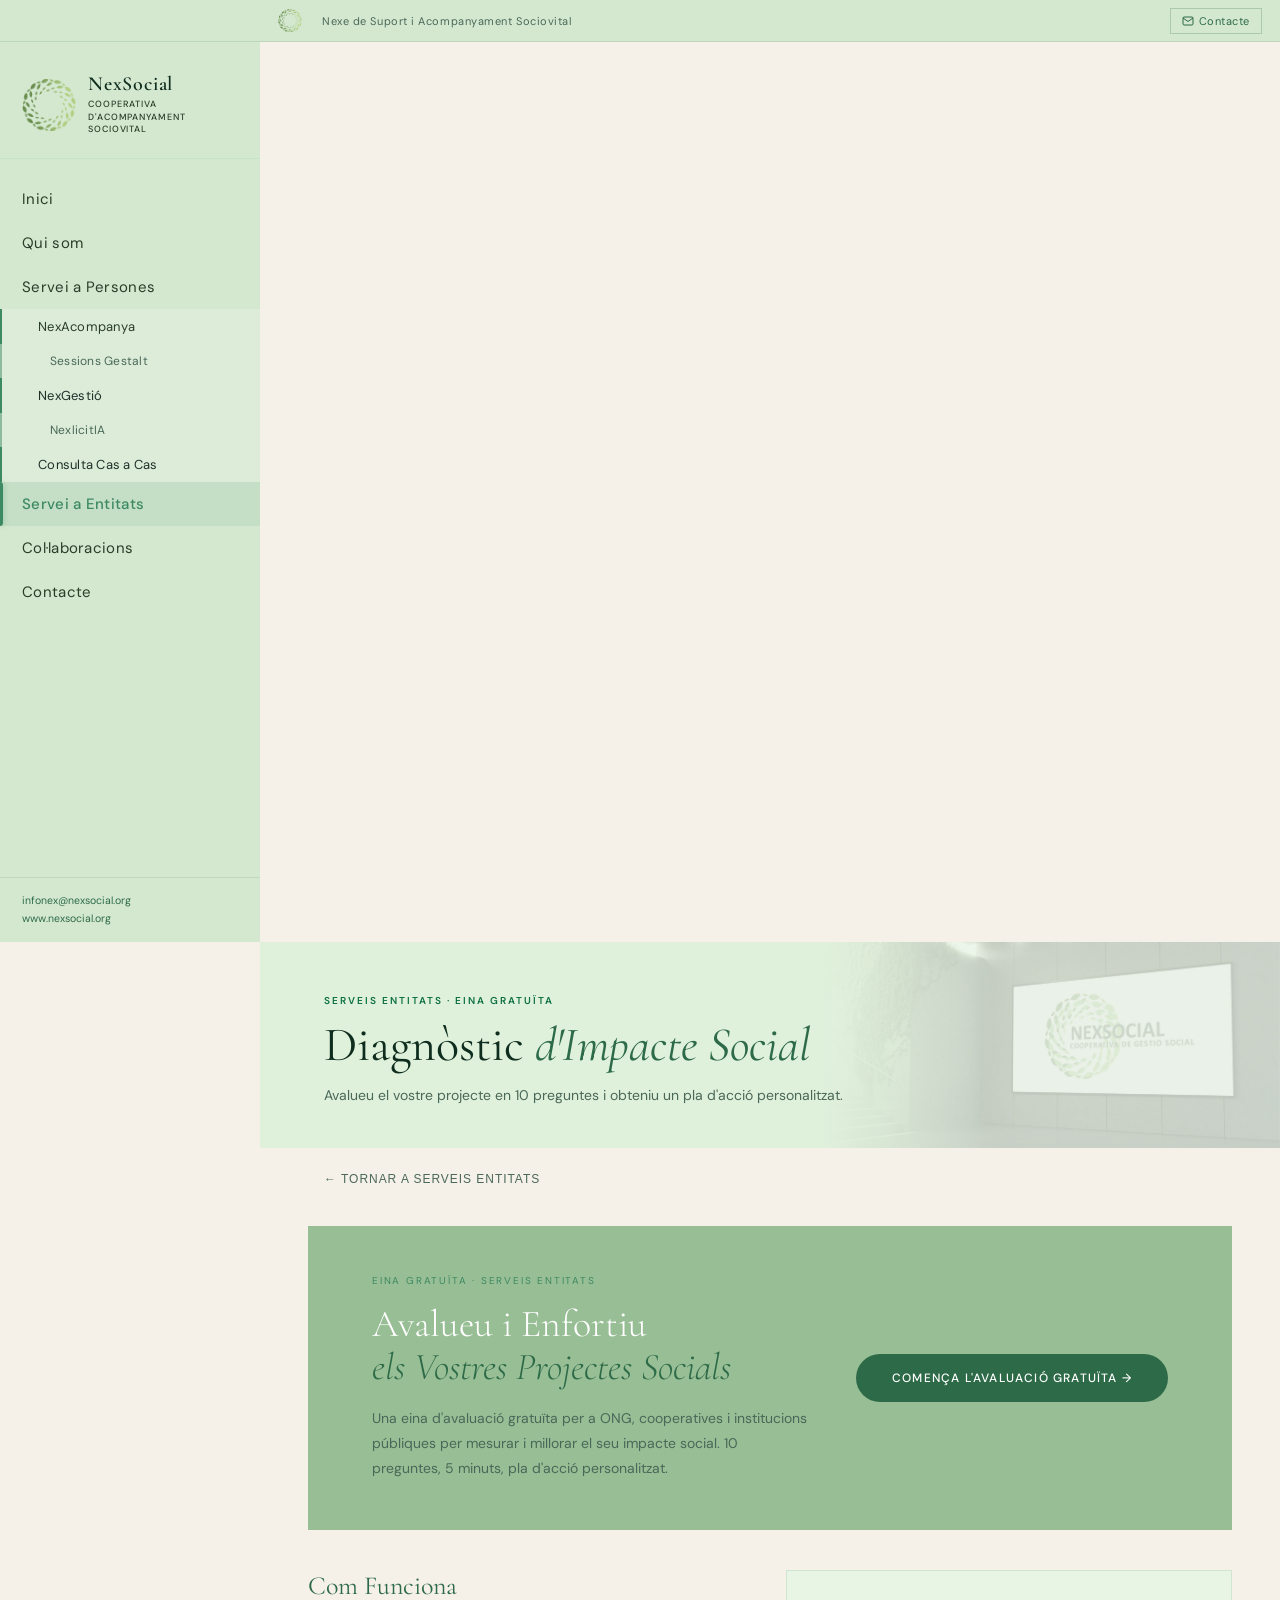
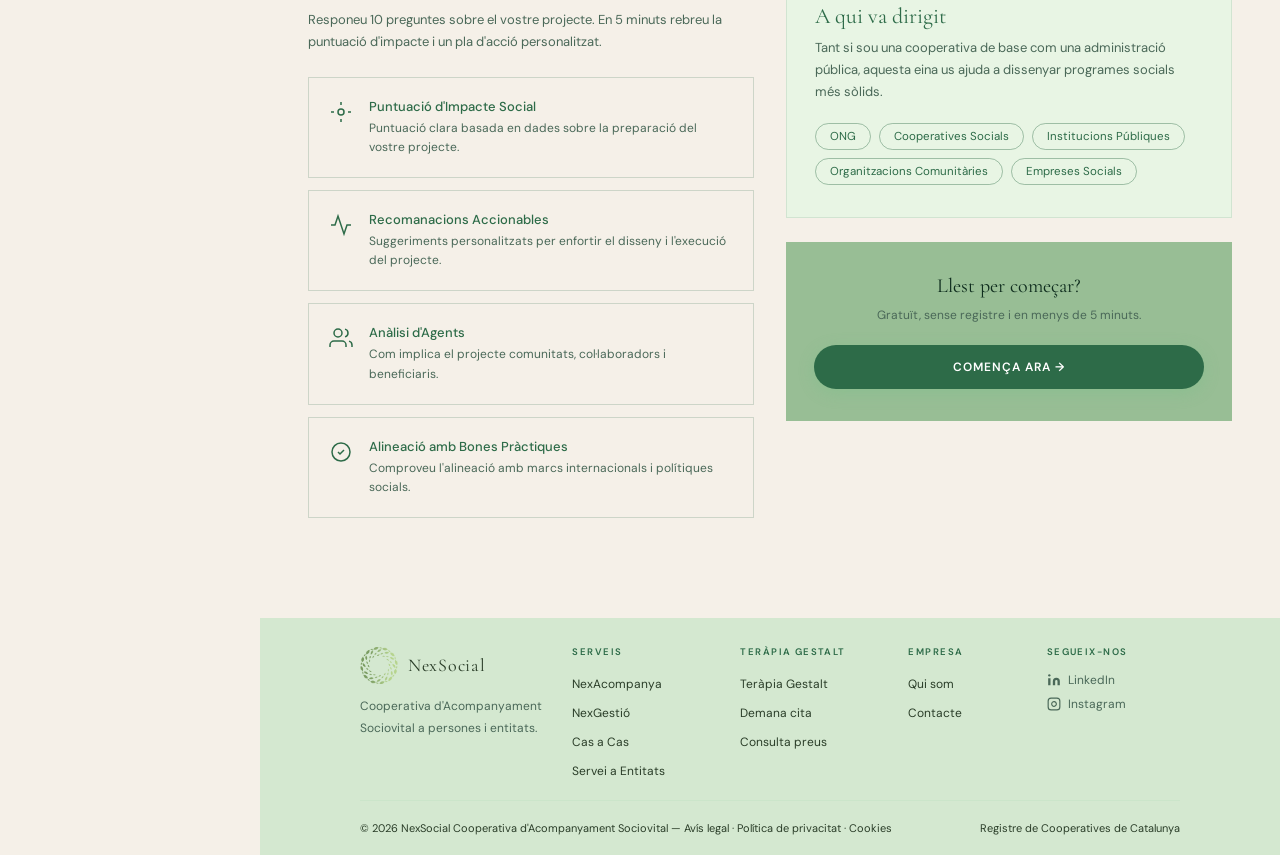
<file: entitats/diagnostic-impacte/index.html>
<!DOCTYPE html>
<html lang="ca">
<head>
<meta charset="UTF-8">
<meta name="viewport" content="width=device-width, initial-scale=1.0">
<title>Diagnòstic d'Impacte Social — NexSocial</title>
<meta name="description" content="Diagnòstic d'impacte social per a organitzacions. Avaluació, mesura i comunicació de l'impacte social. NexSocial.">
<link rel="canonical" href="https://nexsocial.org/entitats/diagnostic-impacte/">
<link href="https://fonts.googleapis.com/css2?family=Cormorant+Garamond:ital,wght@0,300;0,400;0,600;1,300;1,400;1,600&family=DM+Sans:wght@300;400;500&family=League+Spartan:wght@400;500;600;700&display=swap" rel="stylesheet">
<link rel="stylesheet" href="../../css/nexsocial.css">
</head>
<body>
<div class="topbar" id="topbar">
  <div class="topbar-left">
    <img src="../../images/img_01.png" id="topbar-logo-img" alt="NexSocial" style="height:24px;width:24px;object-fit:contain;border-radius:50%;">
    <span class="topbar-tagline">Nexe de Suport i Acompanyament Sociovital</span>
  </div>
  <div class="topbar-right">
    <a href="/contacte/" class="topbar-btn">
      <svg viewBox="0 0 24 24" fill="none" stroke="currentColor" stroke-width="2"><path d="M4 4h16c1.1 0 2 .9 2 2v12c0 1.1-.9 2-2 2H4c-1.1 0-2-.9-2-2V6c0-1.1.9-2 2-2z"/><polyline points="22,6 12,13 2,6"/></svg>
      <span>Contacte</span>
    </a>
  </div>
</div>
<button class="mobile-toggle" onclick="toggleSidebar()"><span></span><span></span><span></span></button>
<div class="overlay" id="overlay" onclick="toggleSidebar()"></div>
<aside class="sidebar" id="sidebar">
  <div class="sidebar-logo">
    <img src="../../images/img_01.png" alt="NexSocial">
    <div><div class="logo-name">NexSocial</div><div class="logo-sub">Cooperativa d'Acompanyament<br>Sociovital</div></div>
  </div>
  <nav>
    <a href="/">Inici</a>
    <a href="/qui-som/">Qui som</a>
    <a href="/persones/">Servei a Persones</a>
    <div style="max-height:260px; overflow:hidden; background:rgba(255,255,255,0.18);">
      <a href="/nexacompanya/" style="padding:9px 20px 9px 36px; font-size:13px; border-left:2px solid #3d8a62;">NexAcompanya</a>
      <a href="/nexacompanya/sessions-gestalt/" style="padding:9px 20px 9px 48px; font-size:12px; border-left:2px solid rgba(61,138,98,0.5); color:#4a6858;">Sessions Gestalt</a>
      <a href="/nexgestio/" style="padding:9px 20px 9px 36px; font-size:13px; color:#1e3028; border-left:2px solid #3d8a62;">NexGestió</a>
      <a href="/nexgestio/nexlicitia/" style="padding:9px 20px 9px 48px; font-size:12px; border-left:2px solid rgba(61,138,98,0.5); color:#4a6858;">NexlicitIA</a>
      <a href="/consulta-cas-a-cas/" style="padding:9px 20px 9px 36px; font-size:13px; color:#1e3028; border-left:2px solid #3d8a62;">Consulta Cas a Cas</a>
    </div>
    <a href="/entitats/" class="active">Servei a Entitats</a>
    <a href="/collaboracions/">Col·laboracions</a>
    <a href="/contacte/">Contacte</a>
  </nav>
  <div class="sidebar-footer">
    <a href="mailto:infonex@nexsocial.org">infonex@nexsocial.org</a><br>
    <a href="https://nexsocial.org">www.nexsocial.org</a>
  </div>
</aside>
<main class="main">

<div class="page-header">
<div class="page-header-bg" style="background-image:url('../../images/img_23.png')"></div>
<span class="page-header-tag">Serveis Entitats · Eina gratuïta</span>
<h1>Diagnòstic <em>d'Impacte Social</em></h1>
<p>Avalueu el vostre projecte en 10 preguntes i obteniu un pla d'acció personalitzat.</p>
</div>
<button href='/entitats/' style="background:transparent;border:none;color:#4a6858;font-size:12px;letter-spacing:0.08em;text-transform:uppercase;cursor:pointer;margin:24px 0 0 64px;padding:0;display:block;">← Tornar a Serveis Entitats</button>


<div class="content" style="padding:40px 48px 60px; max-width:none;">
<div id="diag-intro">

  <!-- Hero horitzontal -->
  <div style="background:#98be95;padding:48px 64px;margin-bottom:40px;color:#2a3d28;display:flex;align-items:center;justify-content:space-between;gap:48px;flex-wrap:wrap;">
    <div style="flex:1;min-width:300px;">
      <div style="font-size:10px;letter-spacing:0.18em;text-transform:uppercase;color:var(--green-mid);margin-bottom:16px;">Eina gratuïta · Serveis Entitats</div>
      <div style="font-family:'Cormorant Garamond',serif;font-size:38px;font-weight:300;color:#fff;line-height:1.15;margin-bottom:16px;">Avalueu i Enfortiu<br><em style="color:#0f2d1e;">els Vostres Projectes Socials</em></div>
      <p style="font-size:14px;color:#4a6858;line-height:1.8;max-width:520px;">Una eina d'avaluació gratuïta per a ONG, cooperatives i institucions públiques per mesurar i millorar el seu impacte social. 10 preguntes, 5 minuts, pla d'acció personalitzat.</p>
    </div>
    <div style="flex-shrink:0;">
      <button onclick="startDiag()" style="background:#2d6b48;color:#fff;border:none;padding:16px 36px;font-family:'DM Sans',sans-serif;font-size:12px;font-weight:500;letter-spacing:0.1em;text-transform:uppercase;cursor:pointer;border-radius:40px;white-space:nowrap;">Comença l'Avaluació Gratuïta →</button>
    </div>
  </div>

  <!-- Com funciona + A qui va dirigit en 2 columnes -->
  <div style="display:grid;grid-template-columns:1fr 1fr;gap:32px;margin-bottom:40px;">

    <!-- Esquerra: Com funciona -->
    <div>
      <div style="font-family:'Cormorant Garamond',serif;font-size:26px;color:var(--forest);margin-bottom:8px;">Com Funciona</div>
      <p style="font-size:13px;color:#4a6858;margin-bottom:24px;line-height:1.7;">Responeu 10 preguntes sobre el vostre projecte. En 5 minuts rebreu la puntuació d'impacte i un pla d'acció personalitzat.</p>
      <div style="display:flex;flex-direction:column;gap:12px;">
        <div style="border:1px solid rgba(45,107,72,0.2);padding:20px;background:#f5f0e8;display:flex;gap:16px;align-items:flex-start;">
          <svg width="24" height="24" viewBox="0 0 24 24" fill="none" stroke="var(--forest)" stroke-width="1.5" style="flex-shrink:0;margin-top:2px;"><circle cx="12" cy="12" r="3"/><path d="M12 2v3M12 19v3M2 12h3M19 12h3"/></svg>
          <div><div style="font-size:13px;font-weight:500;color:var(--forest);margin-bottom:4px;">Puntuació d'Impacte Social</div><div style="font-size:12px;color:#4a6858;line-height:1.6;">Puntuació clara basada en dades sobre la preparació del vostre projecte.</div></div>
        </div>
        <div style="border:1px solid rgba(45,107,72,0.2);padding:20px;background:#f5f0e8;display:flex;gap:16px;align-items:flex-start;">
          <svg width="24" height="24" viewBox="0 0 24 24" fill="none" stroke="var(--forest)" stroke-width="1.5" style="flex-shrink:0;margin-top:2px;"><polyline points="22 12 18 12 15 21 9 3 6 12 2 12"/></svg>
          <div><div style="font-size:13px;font-weight:500;color:var(--forest);margin-bottom:4px;">Recomanacions Accionables</div><div style="font-size:12px;color:#4a6858;line-height:1.6;">Suggeriments personalitzats per enfortir el disseny i l'execució del projecte.</div></div>
        </div>
        <div style="border:1px solid rgba(45,107,72,0.2);padding:20px;background:#f5f0e8;display:flex;gap:16px;align-items:flex-start;">
          <svg width="24" height="24" viewBox="0 0 24 24" fill="none" stroke="var(--forest)" stroke-width="1.5" style="flex-shrink:0;margin-top:2px;"><path d="M17 21v-2a4 4 0 00-4-4H5a4 4 0 00-4 4v2"/><circle cx="9" cy="7" r="4"/><path d="M23 21v-2a4 4 0 00-3-3.87M16 3.13a4 4 0 010 7.75"/></svg>
          <div><div style="font-size:13px;font-weight:500;color:var(--forest);margin-bottom:4px;">Anàlisi d'Agents</div><div style="font-size:12px;color:#4a6858;line-height:1.6;">Com implica el projecte comunitats, col·laboradors i beneficiaris.</div></div>
        </div>
        <div style="border:1px solid rgba(45,107,72,0.2);padding:20px;background:#f5f0e8;display:flex;gap:16px;align-items:flex-start;">
          <svg width="24" height="24" viewBox="0 0 24 24" fill="none" stroke="var(--forest)" stroke-width="1.5" style="flex-shrink:0;margin-top:2px;"><path d="M9 12l2 2 4-4"/><path d="M21 12c0 4.97-4.03 9-9 9s-9-4.03-9-9 4.03-9 9-9 9 4.03 9 9z"/></svg>
          <div><div style="font-size:13px;font-weight:500;color:var(--forest);margin-bottom:4px;">Alineació amb Bones Pràctiques</div><div style="font-size:12px;color:#4a6858;line-height:1.6;">Comproveu l'alineació amb marcs internacionals i polítiques socials.</div></div>
        </div>
      </div>
    </div>

    <!-- Dreta: A qui va dirigit + CTA -->
    <div style="display:flex;flex-direction:column;gap:24px;">
      <div style="background:#e8f5e4;border:1px solid rgba(45,107,72,0.12);padding:32px 28px;">
        <div style="font-family:'Cormorant Garamond',serif;font-size:22px;color:var(--forest);margin-bottom:8px;">A qui va dirigit</div>
        <p style="font-size:13px;color:#4a6858;margin-bottom:20px;line-height:1.7;">Tant si sou una cooperativa de base com una administració pública, aquesta eina us ajuda a dissenyar programes socials més sòlids.</p>
        <div style="display:flex;flex-wrap:wrap;gap:8px;">
          <span style="border:1px solid rgba(45,107,72,0.4);padding:5px 14px;font-size:11.5px;color:var(--forest);border-radius:20px;">ONG</span>
          <span style="border:1px solid rgba(45,107,72,0.4);padding:5px 14px;font-size:11.5px;color:var(--forest);border-radius:20px;">Cooperatives Socials</span>
          <span style="border:1px solid rgba(45,107,72,0.4);padding:5px 14px;font-size:11.5px;color:var(--forest);border-radius:20px;">Institucions Públiques</span>
          <span style="border:1px solid rgba(45,107,72,0.4);padding:5px 14px;font-size:11.5px;color:var(--forest);border-radius:20px;">Organitzacions Comunitàries</span>
          <span style="border:1px solid rgba(45,107,72,0.4);padding:5px 14px;font-size:11.5px;color:var(--forest);border-radius:20px;">Empreses Socials</span>
        </div>
      </div>
      <div style="background:#98be95;padding:32px 28px;text-align:center;">
        <div style="font-family:'Cormorant Garamond',serif;font-size:20px;color:#0f2d1e;margin-bottom:8px;">Llest per começar?</div>
        <p style="font-size:12px;color:#4a6858;margin-bottom:20px;line-height:1.6;">Gratuït, sense registre i en menys de 5 minuts.</p>
        <button onclick="startDiag()" style="background:#2d6b48;color:#fff;border:none;padding:14px 32px;font-family:'DM Sans',sans-serif;font-size:12px;font-weight:600;letter-spacing:0.08em;text-transform:uppercase;cursor:pointer;width:100%;border-radius:40px;box-shadow:0 4px 16px rgba(109,191,133,0.3);transition:all .3s;">Comença ara →</button>
      </div>
    </div>

  </div>
</div>

<!-- PREGUNTES I RESULTATS -->
<div id="diag-main" style="display:none;">
<div style="margin-bottom:24px;">
  <button onclick="resetDiag()" style="background:transparent;border:none;color:#4a6858;font-size:12px;letter-spacing:0.08em;text-transform:uppercase;cursor:pointer;padding:0;">← Tornar</button>
</div>
<div class="content" style="padding:40px 48px 60px;max-width:720px;">
<style>
.dstep{display:none;} .dopt{display:flex;align-items:flex-start;gap:14px;padding:14px 18px;border:1px solid rgba(45,107,72,0.2);margin-bottom:10px;cursor:pointer;transition:all .2s;background:#f5f0e8;}
.dopt:hover,.dopt.selected{border-color:var(--green-mid);background:#e8f5e4;}
.dopt-circle{width:20px;height:20px;border-radius:50%;border:2px solid rgba(45,107,72,0.4);flex-shrink:0;margin-top:2px;transition:all .2s;}
.dopt.selected .dopt-circle{background:var(--green-mid);border-color:var(--green-mid);}
.dstep-num{font-size:10px;letter-spacing:0.18em;text-transform:uppercase;color:var(--green-mid);margin-bottom:8px;}
.dstep-q{font-family:"Cormorant Garamond",serif;font-size:24px;color:var(--forest);margin-bottom:8px;line-height:1.3;}
.dstep-d{font-size:12px;color:#4a6858;margin-bottom:24px;line-height:1.6;font-style:italic;}
.dopt span{font-size:14px;color:var(--forest);line-height:1.5;}
.dres-header{padding:28px 32px;margin-bottom:24px;}
.dres-label{font-size:10px;letter-spacing:0.18em;text-transform:uppercase;opacity:.7;margin-bottom:8px;}
.dres-title{font-family:"Cormorant Garamond",serif;font-size:32px;font-weight:300;margin-bottom:10px;}
.dres-desc{font-size:13px;line-height:1.7;opacity:.85;}
.dres-recs{margin-bottom:24px;} .drecs-title{font-size:10px;letter-spacing:0.18em;text-transform:uppercase;color:var(--green-mid);margin-bottom:14px;}
.dres-recs ul{list-style:none;padding:0;margin:0;} .dres-recs li{font-size:13px;color:#4a5e46;line-height:1.7;padding:6px 0;border-bottom:1px solid rgba(45,107,72,0.1);}
.dres-cta{background:#f0f9ed;border:1px solid rgba(45,107,72,0.2);padding:24px 28px;display:flex;align-items:center;justify-content:space-between;gap:16px;flex-wrap:wrap;}
.dres-cta-t{font-family:"Cormorant Garamond",serif;font-size:18px;color:var(--forest);margin-bottom:4px;}
.dres-cta-s{font-size:12px;color:#4a6858;}
.dres-reset{margin-top:16px;background:transparent;color:#4a6858;border:1px solid rgba(45,107,72,0.3);padding:10px 20px;font-family:"DM Sans",sans-serif;font-size:12px;cursor:pointer;letter-spacing:0.08em;text-transform:uppercase;}
</style>
<div id="diag-progress-wrap" style="margin-bottom:32px;">
  <div style="display:flex;justify-content:space-between;align-items:center;margin-bottom:8px;">
    <span style="font-size:11px;color:#4a6858;letter-spacing:0.08em;text-transform:uppercase;">Progrés</span>
    <span id="diag-ptxt" style="font-size:11px;color:var(--green-mid);font-weight:500;">0 / 10 preguntes</span>
  </div>
  <div style="height:4px;background:rgba(45,107,72,0.15);border-radius:2px;">
    <div id="diag-pbar" style="height:4px;background:var(--green-mid);border-radius:2px;width:0%;transition:width .4s;"></div>
  </div>
</div>
<div id="diag-questions">
<div class="dstep" id="dstep-0" style="display:block"><div class="dstep-num">Pregunta 1 de 10</div><div class="dstep-q">Com de bé coneixeu les necessitats de la comunitat?</div><div class="dstep-d">Considereu si heu fet avaluacions de necessitats, enquestes o consultes comunitàries.</div><div class="dopt" onclick="selectOpt(this,0,1)"><div class="dopt-circle"></div><span>No hem avaluat formalment les necessitats</span></div><div class="dopt" onclick="selectOpt(this,0,2)"><div class="dopt-circle"></div><span>Tenim evidències anecdòtiques</span></div><div class="dopt" onclick="selectOpt(this,0,3)"><div class="dopt-circle"></div><span>Hem fet enquestes o consultes informals</span></div><div class="dopt" onclick="selectOpt(this,0,4)"><div class="dopt-circle"></div><span>Tenim avaluacions completes basades en dades</span></div></div><div class="dstep" id="dstep-1"><div class="dstep-num">Pregunta 2 de 10</div><div class="dstep-q">Com de ben definit està el vostre grup objectiu?</div><div class="dstep-d">Penseu si teniu criteris demogràfics, geogràfics o de vulnerabilitat específics.</div><div class="dopt" onclick="selectOpt(this,1,1)"><div class="dopt-circle"></div><span>Definit de manera àmplia</span></div><div class="dopt" onclick="selectOpt(this,1,2)"><div class="dopt-circle"></div><span>Tenim una idea general de a qui servim</span></div><div class="dopt" onclick="selectOpt(this,1,3)"><div class="dopt-circle"></div><span>Tenim criteris clars per al grup objectiu</span></div><div class="dopt" onclick="selectOpt(this,1,4)"><div class="dopt-circle"></div><span>Tenim perfils detallats i segmentació dels beneficiaris</span></div></div><div class="dstep" id="dstep-2"><div class="dstep-num">Pregunta 3 de 10</div><div class="dstep-q">Quin nivell d'implicació dels agents té el vostre projecte?</div><div class="dstep-d">Col·laboracions amb administracions locals, ONG, empreses i membres de la comunitat.</div><div class="dopt" onclick="selectOpt(this,2,1)"><div class="dopt-circle"></div><span>Operem de manera majoritàriament independent</span></div><div class="dopt" onclick="selectOpt(this,2,2)"><div class="dopt-circle"></div><span>Tenim algunes col·laboracions informals</span></div><div class="dopt" onclick="selectOpt(this,2,3)"><div class="dopt-circle"></div><span>Col·laborem activament amb diversos agents</span></div><div class="dopt" onclick="selectOpt(this,2,4)"><div class="dopt-circle"></div><span>Tenim estructura de governança formal amb múltiples agents</span></div></div><div class="dstep" id="dstep-3"><div class="dstep-num">Pregunta 4 de 10</div><div class="dstep-q">Com de sostenible és el model de finançament?</div><div class="dstep-d">Avalueu la diversitat i fiabilitat de les vostres fonts de finançament.</div><div class="dopt" onclick="selectOpt(this,3,1)"><div class="dopt-circle"></div><span>Depenem d'una única subvenció a curt termini</span></div><div class="dopt" onclick="selectOpt(this,3,2)"><div class="dopt-circle"></div><span>Tenim 2-3 fonts però sense pla a llarg termini</span></div><div class="dopt" onclick="selectOpt(this,3,3)"><div class="dopt-circle"></div><span>Finançament diversificat amb alguns ingressos propis</span></div><div class="dopt" onclick="selectOpt(this,3,4)"><div class="dopt-circle"></div><span>Combinació sostenible de subvencions, ingressos propis i reserves</span></div></div><div class="dstep" id="dstep-4"><div class="dstep-num">Pregunta 5 de 10</div><div class="dstep-q">Com mesureu l'impacte del vostre projecte?</div><div class="dstep-d">Considereu les vostres pràctiques de seguiment, avaluació i aprenentatge.</div><div class="dopt" onclick="selectOpt(this,4,1)"><div class="dopt-circle"></div><span>Actualment no mesurem l'impacte</span></div><div class="dopt" onclick="selectOpt(this,4,2)"><div class="dopt-circle"></div><span>Fem seguiment d'indicadors bàsics</span></div><div class="dopt" onclick="selectOpt(this,4,3)"><div class="dopt-circle"></div><span>Mesurem resultats amb enquestes i retroalimentació</span></div><div class="dopt" onclick="selectOpt(this,4,4)"><div class="dopt-circle"></div><span>Utilitzem una Teoria del Canvi amb avaluació d'impacte rigorosa</span></div></div><div class="dstep" id="dstep-5"><div class="dstep-num">Pregunta 6 de 10</div><div class="dstep-q">Quina és la capacitat del vostre equip?</div><div class="dstep-d">Penseu en l'expertesa del personal, voluntariat i infraestructura organitzativa.</div><div class="dopt" onclick="selectOpt(this,5,1)"><div class="dopt-circle"></div><span>Personal limitat i sense expertesa especialitzada</span></div><div class="dopt" onclick="selectOpt(this,5,2)"><div class="dopt-circle"></div><span>Equip petit però compromès</span></div><div class="dopt" onclick="selectOpt(this,5,3)"><div class="dopt-circle"></div><span>Personal format i voluntariat actiu</span></div><div class="dopt" onclick="selectOpt(this,5,4)"><div class="dopt-circle"></div><span>Personal expert, xarxa sòlida de voluntariat i sistemes robustos</span></div></div><div class="dstep" id="dstep-6"><div class="dstep-num">Pregunta 7 de 10</div><div class="dstep-q">Com d'inclusiu i accessible és el vostre projecte?</div><div class="dstep-d">Considereu si els col·lectius vulnerables hi poden participar plenament.</div><div class="dopt" onclick="selectOpt(this,6,1)"><div class="dopt-circle"></div><span>No hem abordat específicament la inclusió</span></div><div class="dopt" onclick="selectOpt(this,6,2)"><div class="dopt-circle"></div><span>Som conscients de les barreres però no les hem eliminat</span></div><div class="dopt" onclick="selectOpt(this,6,3)"><div class="dopt-circle"></div><span>Hem pres mesures per millorar l'accessibilitat</span></div><div class="dopt" onclick="selectOpt(this,6,4)"><div class="dopt-circle"></div><span>La inclusió està integrada en el disseny amb difusió proactiva</span></div></div><div class="dstep" id="dstep-7"><div class="dstep-num">Pregunta 8 de 10</div><div class="dstep-q">Com s'alinea amb les polítiques socials locals o nacionals?</div><div class="dstep-d">Alineació amb els ODS, estratègies nacionals o plans de desenvolupament local.</div><div class="dopt" onclick="selectOpt(this,7,1)"><div class="dopt-circle"></div><span>No hem mapejat el projecte amb cap política</span></div><div class="dopt" onclick="selectOpt(this,7,2)"><div class="dopt-circle"></div><span>Vagament alineats amb alguns objectius</span></div><div class="dopt" onclick="selectOpt(this,7,3)"><div class="dopt-circle"></div><span>Referenciem explícitament polítiques rellevants</span></div><div class="dopt" onclick="selectOpt(this,7,4)"><div class="dopt-circle"></div><span>Plenament integrats en marcs polítics amb accions d'incidència</span></div></div><div class="dstep" id="dstep-8"><div class="dstep-num">Pregunta 9 de 10</div><div class="dstep-q">Com incorporeu la retroalimentació dels beneficiaris?</div><div class="dstep-d">Com les veus de les persones que serviu configuren el vostre projecte.</div><div class="dopt" onclick="selectOpt(this,8,1)"><div class="dopt-circle"></div><span>No recollim retroalimentació de manera sistemàtica</span></div><div class="dopt" onclick="selectOpt(this,8,2)"><div class="dopt-circle"></div><span>De tant en tant demanem opinions informalment</span></div><div class="dopt" onclick="selectOpt(this,8,3)"><div class="dopt-circle"></div><span>Tenim mecanismes regulars de retroalimentació</span></div><div class="dopt" onclick="selectOpt(this,8,4)"><div class="dopt-circle"></div><span>Els beneficiaris codissenyen i coavaluen els nostres programes</span></div></div><div class="dstep" id="dstep-9"><div class="dstep-num">Pregunta 10 de 10</div><div class="dstep-q">Quin és el potencial d'escalabilitat del vostre projecte?</div><div class="dstep-d">Considereu si el vostre model es pot ampliar o adaptar a altres contextos.</div><div class="dopt" onclick="selectOpt(this,9,1)"><div class="dopt-circle"></div><span>Molt localitzat sense pla d'escalabilitat</span></div><div class="dopt" onclick="selectOpt(this,9,2)"><div class="dopt-circle"></div><span>Veiem potencial però no l'hem explorat</span></div><div class="dopt" onclick="selectOpt(this,9,3)"><div class="dopt-circle"></div><span>Tenim un pla d'escalabilitat o ens han contactat altres organitzacions</span></div><div class="dopt" onclick="selectOpt(this,9,4)"><div class="dopt-circle"></div><span>Model provat amb documentació per a la replicació</span></div></div>
<div style="display:flex;justify-content:space-between;align-items:center;margin-top:28px;padding-top:20px;border-top:1px solid rgba(45,107,72,0.12);">
  <button id="diag-prev" onclick="diagNav(-1)" style="display:none;background:transparent;color:#4a6858;border:1px solid rgba(45,107,72,0.3);padding:11px 22px;font-family:'DM Sans',sans-serif;font-size:12px;cursor:pointer;letter-spacing:0.08em;text-transform:uppercase;">← Anterior</button>
  <div></div>
  <button id="diag-next" onclick="diagNav(1)" disabled style="background:var(--forest);color:var(--green-light);border:none;padding:11px 28px;font-family:'DM Sans',sans-serif;font-size:12px;font-weight:500;letter-spacing:0.1em;text-transform:uppercase;cursor:pointer;opacity:0.4;transition:opacity .2s;">Següent →</button>
</div>
</div>
<div id="diag-results" style="display:none;"><div class="dres" id="dres-0" style="display:none;"><div class="dres-header" style="background:#e8a87c;color:#122029;"><div class="dres-label">Resultat del diagnòstic</div><div class="dres-title">Impacte Emergent</div><div class="dres-desc">El vostre projecte es troba en les fases inicials. Hi ha oportunitats significatives per enfortir les bases.</div></div><div class="dres-recs"><div class="drecs-title">Recomanacions personalitzades</div><ul><li>Feu una avaluació formal de necessitats comunitàries</li><li>Definiu objectius clars i mesurables</li><li>Identifiqueu i impliqueu almenys 3 agents clau del territori</li><li>Desenvolupeu un marc bàsic de seguiment dels resultats</li><li>Exploreu oportunitats de finançament diverses</li></ul></div><div class="dres-cta"><div><div class="dres-cta-t">Vols aprofundir en els resultats?</div><div class="dres-cta-s">NexSocial t'acompanya en el procés de millora.</div></div><button href='/contacte/' class="btn-primary">Contactar NexSocial →</button></div><button onclick="resetDiag()" class="dres-reset">← Refer el diagnòstic</button></div><div class="dres" id="dres-1" style="display:none;"><div class="dres-header" style="background:#6dbf85;color:#122029;"><div class="dres-label">Resultat del diagnòstic</div><div class="dres-title">Impacte en Desenvolupament</div><div class="dres-desc">El vostre projecte té bases sòlides però podria beneficiar-se d'enfocaments més estructurats. Aneu pel bon camí.</div></div><div class="dres-recs"><div class="drecs-title">Recomanacions personalitzades</div><ul><li>Creeu una Teoria del Canvi per mapear el camí d'impacte</li><li>Establiu col·laboracions formals amb organitzacions complementàries</li><li>Implementeu mecanismes regulars de retroalimentació</li><li>Desenvolupeu una auditoria d'inclusió i accessibilitat</li><li>Elaboreu un pla de sostenibilitat amb fonts diversificades</li></ul></div><div class="dres-cta"><div><div class="dres-cta-t">Vols aprofundir en els resultats?</div><div class="dres-cta-s">NexSocial t'acompanya en el procés de millora.</div></div><button href='/contacte/' class="btn-primary">Contactar NexSocial →</button></div><button onclick="resetDiag()" class="dres-reset">← Refer el diagnòstic</button></div><div class="dres" id="dres-2" style="display:none;"><div class="dres-header" style="background:#98be95;color:#0f2d1e;"><div class="dres-label">Resultat del diagnòstic</div><div class="dres-title">Impacte Consolidat</div><div class="dres-desc">El vostre projecte demostra pràctiques sòlides. Teniu sistemes robustos i esteu marcant una diferència significativa.</div></div><div class="dres-recs"><div class="drecs-title">Recomanacions personalitzades</div><ul><li>Invertiu en metodologies rigoroses d'avaluació d'impacte</li><li>Documenteu el vostre model per a la seva possible replicació</li><li>Defenseu canvis en les polítiques basant-vos en evidències</li><li>Acompanyeu organitzacions emergents del vostre sector</li><li>Exploreu models de finançament innovadors</li></ul></div><div class="dres-cta"><div><div class="dres-cta-t">Vols aprofundir en els resultats?</div><div class="dres-cta-s">NexSocial t'acompanya en el procés de millora.</div></div><button href='/contacte/' class="btn-primary">Contactar NexSocial →</button></div><button onclick="resetDiag()" class="dres-reset">← Refer el diagnòstic</button></div><div class="dres" id="dres-3" style="display:none;"><div class="dres-header" style="background:var(--forest);color:#fff;"><div class="dres-label">Resultat del diagnòstic</div><div class="dres-title">Impacte Líder</div><div class="dres-desc">El vostre projecte és un model d'excel·lència. Demostreu bones pràctiques en totes les dimensions.</div></div><div class="dres-recs"><div class="drecs-title">Recomanacions personalitzades</div><ul><li>Compartiu les vostres dades d'impacte públicament</li><li>Lidereu coalicions d'agents múltiples per al canvi sistèmic</li><li>Desenvolupeu una plataforma de compartició de coneixement</li><li>Busqueu col·laboracions internacionals per a la replicació</li><li>Considereu establir un laboratori d'innovació social</li></ul></div><div class="dres-cta"><div><div class="dres-cta-t">Vols aprofundir en els resultats?</div><div class="dres-cta-s">NexSocial t'acompanya en el procés de millora.</div></div><button href='/contacte/' class="btn-primary">Contactar NexSocial →</button></div><button onclick="resetDiag()" class="dres-reset">← Refer el diagnòstic</button></div></div>
</div>

</div>

</div>
</div>




<footer class="site-footer">
  <div class="footer-inner">
    <div class="footer-top">
      <div class="footer-col footer-col--brand">
        <div class="footer-brand">
          <img src="../../images/img_01.png" alt="NexSocial" style="width:38px;height:38px;object-fit:contain;">
          <span class="footer-brand-name">NexSocial</span>
        </div>
        <p class="footer-desc">Cooperativa d'Acompanyament Sociovital a persones i entitats.</p>
      </div>
      <div class="footer-col">
        <div class="footer-col-title">Serveis</div>
        <ul class="footer-links">
          <li><a href="/nexacompanya/">NexAcompanya</a></li>
          <li><a href="/nexgestio/">NexGestió</a></li>
          <li><a href="/consulta-cas-a-cas/">Cas a Cas</a></li>
          <li><a href="/entitats/">Servei a Entitats</a></li>
        </ul>
      </div>
      <div class="footer-col">
        <div class="footer-col-title">Teràpia Gestalt</div>
        <ul class="footer-links">
          <li><a href="/nexacompanya/sessions-gestalt/">Teràpia Gestalt</a></li>
          <li><a href="/nexacompanya/sessions-gestalt/#gs-cal">Demana cita</a></li>
          <li><a href="/nexacompanya/sessions-gestalt/#preus">Consulta preus</a></li>
        </ul>
      </div>
      <div class="footer-col">
        <div class="footer-col-title">Empresa</div>
        <ul class="footer-links">
          <li><a href="/qui-som/">Qui som</a></li>
          <li><a href="/contacte/">Contacte</a></li>
        </ul>
      </div>
      <div class="footer-col">
        <div class="footer-col-title">Segueix-nos</div>
        <div class="footer-social">
          <a href="https://www.linkedin.com/in/nexsocial-cooperativa-acompa%C3%B1amiento-sociovital-218a213b9/" target="_blank" rel="noopener">
            <svg viewBox="0 0 24 24" fill="currentColor"><path d="M16 8a6 6 0 016 6v7h-4v-7a2 2 0 00-2-2 2 2 0 00-2 2v7h-4v-7a6 6 0 016-6zM2 9h4v12H2z"/><circle cx="4" cy="4" r="2"/></svg>LinkedIn
          </a>
          <a href="https://www.instagram.com/nexsocialcoop/" target="_blank" rel="noopener">
            <svg viewBox="0 0 24 24" fill="none" stroke="currentColor" stroke-width="2"><rect x="2" y="2" width="20" height="20" rx="5"/><path d="M16 11.37A4 4 0 1112.63 8 4 4 0 0116 11.37z"/><line x1="17.5" y1="6.5" x2="17.51" y2="6.5"/></svg>Instagram
          </a>
        </div>
      </div>
    </div>
    <div class="footer-bottom">
      <span>© 2026 NexSocial Cooperativa d'Acompanyament Sociovital — <a href="#" onclick="event.preventDefault();openModal('modal-legal')">Avís legal</a> · <a href="#" onclick="event.preventDefault();openModal('modal-privacitat')">Política de privacitat</a> · <a href="#" onclick="event.preventDefault();openModal('modal-cookies')">Cookies</a></span>
      <span>Registre de Cooperatives de Catalunya</span>
    </div>
  </div>
</footer>
</main>
<script src="../../js/nexsocial.js"></script>
<script>
function toggleSidebar(){
  document.getElementById('sidebar').classList.toggle('open');
  document.getElementById('overlay').classList.toggle('active');
}
</script>
</body>
</html>
</file>
<file: css/nexsocial.css>
:root{--forest:#2d6b48;--forest-hero:#dff0db;--green-mid:#3d8a62;--green-light:#6dbf85;--green-dark1:#a8cca5;--green-dark2:#8eba8b;--green-pale:#98be95;--cream:#d4e8d0;--card:#ffffff;--white:#f5f0e8;--text:#2a3d28;--text-muted:#4a6858;--sidebar-w:260px;--topbar-h:42px;--footer-h:auto;--T:.35s cubic-bezier(.4,0,.2,1)}
*{margin:0;padding:0;box-sizing:border-box}html{scroll-behavior:smooth;overflow-x:clip;}
body{font-family:'DM Sans',sans-serif;background:#f5f0e8;color:var(--text);min-height:100vh;}
.sidebar{width:var(--sidebar-w);min-height:100vh;background:var(--cream);position:fixed;left:0;top:var(--topbar-h);display:flex;flex-direction:column;z-index:100;transition:transform var(--T);overflow:hidden}
.sidebar-logo{padding:32px 22px 22px;border-bottom:1px solid rgba(109,191,133,.15);display:flex;align-items:center;gap:12px}
.sidebar-logo img{width:54px;height:54px;object-fit:contain}
.logo-name{font-family:'Cormorant Garamond',serif;font-size:20px;font-weight:600;color:#0f2d1e;letter-spacing:.04em;line-height:1}
.logo-sub{font-size:9px;color:#2a3d28;letter-spacing:.1em;text-transform:uppercase;opacity:1;margin-top:4px;line-height:1.4;font-weight:500}
nav{flex:1;padding:18px 0}
nav a{display:flex;align-items:center;padding:12px 22px;color:#2a3d28;text-decoration:none;font-size:15px;font-weight:400;letter-spacing:.02em;transition:all var(--T);position:relative;cursor:pointer}
nav a:hover,nav a.active{color:var(--green-mid);background:rgba(13,112,64,.08);font-weight:500}
nav a.active::before{content:'';position:absolute;left:0;top:0;bottom:0;width:3px;background:var(--green-mid);border-radius:0 3px 3px 0;box-shadow:0 0 6px rgba(13,112,64,0.3)}
.sidebar-footer{padding:14px 22px;border-top:1px solid rgba(45,107,72,.12);font-size:10.5px;color:#4a6858;line-height:1.7}
.sidebar-footer a{color:#2d6b48;text-decoration:none}
.main{margin-left:var(--sidebar-w);min-height:100vh;margin-top:var(--topbar-h);background:#f5f0e8;}
section{display:none;animation:fadeIn .4s ease;}
section.active{display:block}
@keyframes fadeIn{from{opacity:0;transform:translateY(10px)}to{opacity:1;transform:translateY(0)}}
#inici{position:relative;background:#f5f0e8}
.hero-img{position:absolute;inset:0;background-size:cover;background-position:center}
.hero-overlay{position:absolute;inset:0;background:linear-gradient(to right,rgba(223,240,219,.82) 0%,rgba(223,240,219,.58) 38%,rgba(223,240,219,.18) 65%,rgba(223,240,219,0) 100%)}
.hero-content{position:relative;z-index:2;padding:80px 64px 60px;max-width:740px;-webkit-font-smoothing:antialiased;text-rendering:optimizeLegibility}
.hero-tag{display:inline-flex;align-items:center;gap:8px;font-size:10px;letter-spacing:.18em;text-transform:uppercase;color:var(--green-mid);border:1px solid rgba(13,112,64,.25);padding:6px 14px;margin-bottom:28px}
.hero-tag img{width:18px;height:18px;object-fit:contain}
.hero-title{font-family:'League Spartan',sans-serif;font-size:clamp(54px,7.5vw,98px);font-weight:500;color:var(--text);line-height:1;margin-bottom:10px;letter-spacing:-0.01em;-webkit-font-smoothing:antialiased}
.hero-sub{font-family:'Cormorant Garamond',serif;font-size:clamp(20px,2vw,26px);font-weight:400;font-style:italic;color:var(--forest);margin-bottom:28px;letter-spacing:.04em}
.hero-title em{font-style:italic;color:var(--green-mid)}
.hero-desc{font-family:'Cormorant Garamond',serif;font-size:18px;line-height:1.9;color:#2a3d28;max-width:520px;margin-bottom:40px;font-weight:400;font-style:italic}
.hero-cta{display:flex;gap:14px;flex-wrap:wrap}
.btn-primary{background:#2d6b48;color:#fff;padding:14px 32px;border:none;font-family:'DM Sans',sans-serif;font-size:12px;font-weight:600;letter-spacing:.06em;text-transform:uppercase;cursor:pointer;text-decoration:none;display:inline-block;transition:all .3s;border-radius:40px;box-shadow:0 6px 24px rgba(13,112,64,0.25)}
.btn-primary:hover{background:rgba(30,90,56,0.55);backdrop-filter:blur(6px);transform:translateY(-2px);box-shadow:0 6px 20px rgba(45,107,72,0.18)}
.btn-outline{background:rgba(152,190,149,0.88);color:var(--forest);padding:14px 32px;border:1.5px solid rgba(45,107,72,0.4);font-family:'DM Sans',sans-serif;font-size:12px;font-weight:500;letter-spacing:.06em;text-transform:uppercase;cursor:pointer;text-decoration:none;display:inline-block;transition:all .3s;border-radius:40px}
.btn-outline:hover{background:rgba(45,107,72,0.08);backdrop-filter:blur(6px);border-color:rgba(45,107,72,0.35);color:#2d6b48;transform:translateY(-2px);box-shadow:0 6px 18px rgba(45,107,72,0.08)}
.hero-stats{position:relative;z-index:1;display:flex;border-top:1px solid rgba(255,255,255,.1);background:rgba(194,221,191,.92);margin-bottom:0;border-bottom:3px solid var(--green-mid);}
.stat{flex:1;padding:26px 44px;border-right:1px solid rgba(45,107,72,.15);cursor:default;transition:all .3s;position:relative;}
.stat:last-child{border-right:none}
.stat::after{content:'';position:absolute;bottom:0;left:0;width:0;height:3px;background:var(--green-mid);transition:width .35s ease;}
.stat:hover::after{width:100%;}
.stat:hover{background:rgba(45,107,72,.08);}
.stat:hover .stat-num{color:var(--forest);}
.stat:hover .stat-label{color:var(--forest);}
.stat-num{font-family:'League Spartan',sans-serif;font-size:40px;font-weight:400;color:#2d6b48;line-height:1;margin-bottom:5px;transition:color .25s;letter-spacing:-0.01em;}
.stat-label{font-size:11px;color:#4a6858;letter-spacing:.08em;text-transform:uppercase;transition:color .25s;}
.page-header{background:var(--forest-hero);padding:52px 64px 40px;position:relative;overflow:hidden}
.page-header-bg{position:absolute;right:0;top:0;bottom:0;width:45%;background-size:cover;background-position:center;opacity:.55}
.page-header::after{content:'';position:absolute;right:0;top:0;bottom:0;width:45%;background:linear-gradient(to right,var(--forest-hero) 0%,transparent 40%)}
.page-header-tag{font-size:10px;letter-spacing:.2em;text-transform:uppercase;color:#0d7040;font-weight:600;margin-bottom:12px;display:block;position:relative;z-index:1}
.page-header h1{font-family:'Cormorant Garamond',serif;font-size:clamp(30px,4vw,48px);font-weight:400;color:#0f2d1e;line-height:1.1;position:relative;z-index:1}
.page-header h1 em{font-style:italic;color:#2d6b48}
.page-header p{margin-top:12px;font-size:14px;color:var(--text-muted);max-width:640px;line-height:1.7;position:relative;z-index:1}
.content{padding:52px 56px;background:#f5f0e8}
.content-alt{padding:52px 64px;background:#f5f0e8}
.section-title{font-family:'Cormorant Garamond',serif;font-size:32px;font-weight:400;color:#0f2d1e;line-height:1.2;margin-bottom:6px}
.section-title em{font-style:italic;color:#2d6b48;font-weight:400}
.section-lead{font-size:14px;color:var(--text-muted);line-height:1.7;max-width:720px}
.divider{width:48px;height:2px;background:var(--green-mid);margin:16px 0 32px}
.mv-grid{display:grid;grid-template-columns:1fr 1fr;gap:2px;margin-top:32px}
.mv-block{background:var(--card);padding:36px 32px;position:relative;overflow:hidden}
.mv-block::before{content:'';position:absolute;top:0;left:0;width:100%;height:3px;background:linear-gradient(90deg,var(--green-mid),var(--green-light))}
.mv-label{font-size:10px;letter-spacing:.2em;text-transform:uppercase;color:var(--green-mid);margin-bottom:10px;display:block}
.mv-block h3{font-family:'Cormorant Garamond',serif;font-size:22px;font-weight:500;color:#0f2d1e;margin-bottom:10px;line-height:1.2}
.mv-block p{font-size:13.5px;line-height:1.8;color:var(--text-muted)}
.photo-strip{display:grid;grid-template-columns:repeat(3,1fr);gap:3px}
.photo-strip-item{height:200px;background-size:cover;background-position:center;position:relative;overflow:hidden}
.photo-strip-item::after{content:'';position:absolute;inset:0;background:rgba(18,32,41,.06);transition:background .3s}
.photo-strip-item:hover::after{background:rgba(18,32,41,.0)}
.team-grid{display:grid;grid-template-columns:repeat(auto-fill,minmax(240px,1fr));gap:20px;margin-top:32px}
.team-card{background:#f0f9ed;border:1px solid rgba(45,107,72,.1);overflow:hidden;transition:all .3s}
.team-card:hover{border-color:var(--green-mid);box-shadow:0 8px 28px rgba(18,32,41,.08)}
.team-avatar{height:155px;display:flex;align-items:center;justify-content:center}
.team-initials{font-family:'Cormorant Garamond',serif;font-size:46px;font-weight:300;color:#2a3d28}
.team-info{padding:22px 22px 26px}
.team-info h3{font-family:'Cormorant Garamond',serif;font-size:19px;font-weight:600;color:var(--forest);margin-bottom:3px}
.team-role{font-size:10.5px;letter-spacing:.08em;text-transform:uppercase;color:var(--green-mid);margin-bottom:10px}
.team-bio{font-size:13px;line-height:1.7;color:var(--text-muted)}
.servei-block{display:grid;grid-template-columns:220px 1fr;border:1px solid rgba(45,107,72,.12);margin-bottom:14px;background:#f0f9ed;transition:all .3s;overflow:hidden}
.servei-block:hover{border-color:var(--green-mid);box-shadow:0 4px 20px rgba(18,32,41,.06)}
.servei-photo{background-size:cover;background-position:center;position:relative;min-height:190px}
.servei-photo-overlay{position:absolute;inset:0;background:linear-gradient(160deg,rgba(18,32,41,.65),rgba(45,107,72,.45));display:flex;flex-direction:column;justify-content:flex-end;padding:22px 18px}
.servei-cat-name{font-family:'Cormorant Garamond',serif;font-size:24px;font-weight:300;color:#fff;line-height:1.1}
.servei-cat-tag{font-size:10px;letter-spacing:.12em;text-transform:uppercase;color:rgba(255,255,255,0.6);margin-top:3px}
.servei-items{padding:28px 32px}
.servei-items h3{font-family:'Cormorant Garamond',serif;font-size:19px;font-weight:600;color:var(--forest);margin-bottom:14px}
.servei-list{list-style:none;display:grid;grid-template-columns:1fr 1fr;gap:7px}
.servei-list li{font-size:12.5px;color:var(--text-muted);padding-left:13px;position:relative;line-height:1.5}
.servei-list li::before{content:'→';position:absolute;left:0;color:var(--green-mid);font-size:11px}
.diagnostic-hero{position:relative;overflow:hidden;min-height:280px;display:flex;align-items:center}
.diagnostic-hero-img{position:absolute;inset:0;background-size:cover;background-position:center}
.diagnostic-hero-overlay{position:absolute;inset:0;background:linear-gradient(135deg,rgba(212,232,208,.8) 0%,rgba(212,232,208,.5) 60%,rgba(212,232,208,.1) 100%)}
.diagnostic-hero-content{position:relative;z-index:2;padding:48px 64px;display:grid;grid-template-columns:1fr 1fr;gap:48px;align-items:center;width:100%}
.diagnostic-hero h2{font-family:'Cormorant Garamond',serif;font-size:38px;font-weight:400;color:#0f2d1e;line-height:1.15}
.diagnostic-hero h2 em{font-style:italic;color:var(--green-mid)}
.form-container{padding:48px 64px;background:#f5f0e8}
.form-wrapper{max-width:620px;background:#ffffff;border:1px solid rgba(45,107,72,.1);padding:40px}
.form-wrapper h3{font-family:'Cormorant Garamond',serif;font-size:24px;font-weight:400;color:#0f2d1e;margin-bottom:6px}
.form-sub{font-size:13px;color:var(--text-muted);margin-bottom:28px}
.form-group{margin-bottom:18px}
.form-group label{display:block;font-size:10px;letter-spacing:.1em;text-transform:uppercase;color:var(--forest);margin-bottom:7px;font-weight:500}
.form-group input,.form-group select,.form-group textarea{width:100%;padding:11px 13px;border:1px solid rgba(45,107,72,.18);background:var(--white);font-family:'DM Sans',sans-serif;font-size:13.5px;color:var(--text);outline:none;transition:border-color .2s;appearance:none}
.form-group input:focus,.form-group select:focus,.form-group textarea:focus{border-color:var(--green-mid);background:#f5f0e8}
.form-group textarea{resize:vertical;min-height:85px}
.form-row{display:grid;grid-template-columns:1fr 1fr;gap:13px}
.form-note{margin-top:12px;font-size:12px;color:var(--text-muted);line-height:1.6;padding:10px 13px;border-left:2px solid var(--green-light);background:#f0f9ed}
.gform-placeholder{background:#e8f5e4;border:2px dashed var(--green-mid);padding:32px;text-align:center;color:var(--forest)}
.values-strip{display:flex;background:#d4e8d0}
.value-item{flex:1;padding:26px 18px;border-right:1px solid rgba(109,191,133,.15);text-align:center}
.value-item:last-child{border-right:none}
.value-icon{font-size:21px;margin-bottom:7px}
.value-item h4{font-family:'Cormorant Garamond',serif;font-size:17px;color:#1a3d22;margin-bottom:3px}
.value-item p{font-size:11px;color:#4a6858;line-height:1.5}
.oferta{background:#ffffff;border:1px solid rgba(45,107,72,.1);padding:26px 30px;margin-bottom:10px;display:flex;align-items:center;justify-content:space-between;gap:18px;transition:all .3s}
.oferta:hover{border-color:var(--green-mid);transform:translateX(4px)}
.oferta-info h3{font-family:'Cormorant Garamond',serif;font-size:19px;font-weight:600;color:var(--forest);margin-bottom:4px}
.oferta-meta{display:flex;gap:12px;font-size:11px;color:var(--text-muted)}
.oferta-badge{font-size:10.5px;padding:5px 11px;background:#f0f9ed;color:var(--forest);border-radius:2px;white-space:nowrap}
.contact-grid{display:grid;grid-template-columns:1fr 1.5fr;min-height:calc(100vh - 156px)}
.contact-info{background:#f5f0e8;padding:48px 40px;position:relative;overflow:hidden}
.contact-info-bg{position:absolute;inset:0;background-size:cover;background-position:center bottom;opacity:0.25;filter:blur(2px);transform:scale(1.05)}.12}
.contact-info h2{font-family:'Cormorant Garamond',serif;font-size:42px;font-weight:600;color:var(--text);margin-bottom:5px;position:relative;z-index:1}
.contact-info h2 em{font-style:italic;color:#0d7040}
.contact-info>p{font-size:13px;color:#4a6858;line-height:1.7;margin-bottom:36px;position:relative;z-index:1}
.contact-item{margin-bottom:24px;position:relative;z-index:1}
.contact-item-label{font-size:10px;letter-spacing:.18em;text-transform:uppercase;color:#2d6b48;margin-bottom:4px;opacity:1}
.contact-item-val{font-size:14px;color:#2a3d28;font-weight:300}
.contact-item-val a{color:#2d6b48;text-decoration:none;border-bottom:1px solid rgba(45,107,72,.25);transition:border-color .2s}
.contact-item-val a:hover{border-color:#0d7040}
.contact-form{background:#f5f0e8;padding:48px 40px}
.contact-form h3{font-family:'Cormorant Garamond',serif;font-size:24px;font-weight:400;color:#0f2d1e;margin-bottom:24px}
.contact-logo{display:flex;align-items:center;gap:10px;margin-bottom:28px;position:relative;z-index:1}
.contact-logo img{width:34px;height:34px;object-fit:contain;opacity:.8}
.contact-logo span{font-family:'Cormorant Garamond',serif;font-size:15px;color:#4a6858;letter-spacing:.04em}
.mobile-toggle{display:none;position:fixed;top:12px;left:12px;z-index:200;background:var(--cream);border:1px solid rgba(45,107,72,.15);color:#2a3d28;width:40px;height:40px;cursor:pointer;flex-direction:column;align-items:center;justify-content:center;gap:5px}
.mobile-toggle span{display:block;width:20px;height:2px;background:#2a3d28}
.overlay{display:none;position:fixed;inset:0;background:rgba(14,30,22,.6);z-index:99}

/* ═══════════════════════════════════════════
   PORTÀTIL / TABLET — max-width: 1100px
   ═══════════════════════════════════════════ */
@media(max-width:1100px){
  /* Sidebar més estret */
  :root{--sidebar-w:220px}
  
  /* Padding de contingut reduït */
  .content,.content-alt,.form-container{padding-left:32px;padding-right:32px}
  .page-header{padding:40px 32px 32px}
  
  /* Hero title més petit */
  
.hero-title{font-size:clamp(42px,6vw,72px) !important}
  .hero-content{padding:60px 40px 48px !important}
  
  /* Grids de 4 col → 2 col */
  .footer-top{grid-template-columns:1fr 1fr !important}
  
  /* Stats hero wrap */
  .hero-stats .stat{padding:14px 18px}
}

/* ═══════════════════════════════════════════
   TABLET — max-width: 900px
   ═══════════════════════════════════════════ */
@media(max-width:900px){
  :root{--sidebar-w:200px}
  
  /* Grids 3 col → 2 col */
  div[style*="grid-template-columns:repeat(3,1fr)"]:not(.bloc-emocional div){
    grid-template-columns:1fr 1fr !important;
  }
  
  /* Grids 4 col → 2 col */
  div[style*="grid-template-columns:repeat(4,1fr)"]{
    grid-template-columns:1fr 1fr !important;
  }
  
  /* Contact grid → 1 col */
  .contact-grid{grid-template-columns:1fr !important}
  
  /* Gestalt grid → apilat */
    
  /* Area cards → apilades */
  .area-card{grid-template-columns:1fr !important}
  .area-card-img{min-height:220px !important}
  
  /* Servei blocks → apilats */
  .servei-block{grid-template-columns:1fr !important}
  
  /* Padding reduït */
  .content,.content-alt{padding-left:24px;padding-right:24px}
  .page-header{padding:32px 24px 28px !important}
  
    .hero-content{padding:48px 32px 40px !important}
  
.hero-title{font-size:clamp(38px,5.5vw,62px) !important}
  
  /* Diagnostic hero */
  .diagnostic-hero-content{grid-template-columns:1fr !important}
  
  /* Footer */
  .footer-top{grid-template-columns:1fr 1fr !important}
  
  /* mv-grid → 1 col */
  .mv-grid{grid-template-columns:1fr !important}
  
  /* srv-cols */
  .srv-cols{grid-template-columns:1fr 1fr !important}
}

@media(max-width:768px){
.sidebar{transform:translateX(-100%)}.sidebar.open{transform:translateX(0)}
.main{margin-left:0;margin-top:var(--topbar-h)}.mobile-toggle{display:flex}.overlay.show{display:block}
.hero-content,.page-header,.content,.content-alt,.form-container{padding-left:18px;padding-right:18px}
.content[style*="padding:40px 48px"],.content[style*="padding: 40px 48px"]{padding-left:18px !important;padding-right:18px !important;padding-top:28px !important;}
.hero-stats .stat{padding:18px 14px}
.mv-grid,.form-row,.servei-block,.contact-grid,.diagnostic-hero-content{grid-template-columns:1fr}
.values-strip{flex-direction:column}.servei-photo{min-height:130px}
.photo-strip{grid-template-columns:1fr 1fr}

.hero-content{padding:40px 18px 32px !important;}
.hero-cta{flex-direction:column;gap:10px;}
.hero-stats{flex-wrap:wrap;}
.stat{flex:1 1 45%;border-right:none !important;border-bottom:1px solid rgba(255,255,255,.07);}

/* Page headers */
.page-header{padding:36px 18px 28px !important;}
.page-header-bg{display:none;}
.page-header::after{display:none;}

/* Grids inline de 3-4 columnes → 1 columna */
div[style*="grid-template-columns:repeat(3"],
div[style*="grid-template-columns:repeat(4"],
div[style*="grid-template-columns: repeat(3"],
div[style*="grid-template-columns: repeat(4"]{
  grid-template-columns:1fr !important;
}

/* Grids inline de 2 columnes → 1 columna (excepte els que ja funcionen) */
div[style*="grid-template-columns:1fr 1fr"],
div[style*="grid-template-columns: 1fr 1fr"],
div[style*="grid-template-columns:1fr 380px"],
div[style*="grid-template-columns:1fr 1.5fr"],
div[style*="grid-template-columns:220px 1fr"],
div[style*="grid-template-columns:280px 1fr"],
div[style*="grid-template-columns:1fr 380px"]{
  grid-template-columns:1fr !important;
}

/* Galeries de fotos → 1 columna */
div[style*="grid-template-columns:1.2fr 1fr 0.9fr"],
div[style*="grid-template-columns:1.6fr 1fr 1fr 1fr"]{
  grid-template-columns:1fr !important;
  height:auto !important;
}

/* Padding excessiu en blocs inline */
div[style*="padding:36px 40px"],
div[style*="padding:48px 64px"],
div[style*="padding:40px 44px"],
div[style*="padding:28px 44px"]{
  padding-left:18px !important;
  padding-right:18px !important;
}

/* Alçades fixes d'imatges → reduir */
div[style*="height:280px"],
div[style*="height:260px"],
div[style*="height:320px"]{
  height:180px !important;
}

/* CTAs en fila → columna */
div[style*="display:flex"][style*="justify-content:space-between"]{
  flex-direction:column;
  gap:16px;
}

/* Mida de text gran en mòbil */
div[style*="font-size:52px"],
div[style*="font-size:80px"]{
  font-size:38px !important;
}
div[style*="font-size:38px"]{font-size:26px !important;}
div[style*="font-size:32px"]{font-size:22px !important;}

/* ── INICI: desactivar sticky stack al mòbil ── */
.stack-item{position:static !important;top:auto !important;z-index:auto !important;border-radius:0 !important;}

#inici div[style*="height:600px;overflow:hidden"]{height:auto !important;min-height:380px !important;overflow:hidden !important;}
.hero-content{padding:32px 18px 28px !important;}
.hero-title{font-size:48px !important;}

.hero-desc{font-size:13px !important;margin-bottom:24px !important;}
.hero-cta{flex-direction:column !important;gap:10px !important;}
.btn-primary,.btn-outline{text-align:center !important;}
.hero-stats{position:relative !important;z-index:5 !important;}

/* Bloc serveis: eliminar padding gegant */
#inici div[style*="padding:36px 64px 600px"]{padding:28px 18px 48px !important;}
#inici div[style*="padding-bottom:120px"]{padding-bottom:40px !important;}
#inici div[style*="padding:32px 32px 48px"]{padding:22px 18px 36px !important;}

/* Bloc emocional */
.bloc-emocional{overflow:visible !important;}
.bloc-emocional-text{padding:28px 18px 36px !important;}
#inici div[style*="padding:64px 64px 100px"]{padding:28px 18px 36px !important;}
#inici div[style*="min-height:420px"]{min-height:auto !important;}
.bloc-emocional div[style*="grid-template-columns:repeat(5,1fr)"]{grid-template-columns:1fr 1fr !important;}

/* Gestalt: tot visible i apilat */

/* Cards inici: grids → 1 col */
#inici div[style*="grid-template-columns:1fr 1fr"]{grid-template-columns:1fr !important;}
#inici div[style*="grid-template-columns:1fr 400px"]{grid-template-columns:1fr !important;}
#inici div[style*="grid-template-columns:repeat(5,1fr)"]{grid-template-columns:1fr 1fr !important;}
#inici div[style*="height:260px"]{height:200px !important;}

/* Stats */
.stat-num{font-size:26px !important;}
.stat-label{font-size:12px !important;}

/* Subnav lateral */
#subnav-serveis a{padding-left:28px !important;color:#1e3028 !important;}

/* srv-block i srv-cols */
.srv-block{margin-bottom:32px !important;padding-bottom:32px !important;}
.srv-cols{grid-template-columns:1fr !important;}
.srv-col-box{padding:16px !important;}
.srv-block-title{font-size:22px !important;}
.srv-block-desc{max-width:100% !important;}

/* NexAcompanya / NexGestio: content padding */
#nexacompanya .content,#nexgestio .content{padding:24px 18px 40px !important;}


/* Footer */
.footer-top{grid-template-columns:1fr !important;}




.hero-sub{font-size:clamp(16px,4vw,20px) !important;}
}


.tsec-head{font-size:10px;letter-spacing:0.12em;text-transform:uppercase;color:#fff;background:#2d6b48;padding:7px 12px;margin:18px 0 12px;font-weight:600}
.tfield{margin-bottom:12px}
.tlabel{display:block;font-size:10px;letter-spacing:0.1em;text-transform:uppercase;color:#2d6b48;margin-bottom:5px;font-weight:500}
.tinput{width:100%;padding:10px 13px;border:1px solid rgba(45,107,72,0.2);background:#f5f0e8;font-family:'DM Sans',sans-serif;font-size:14px;color:#0f2d1e;outline:none;box-sizing:border-box}
.tarea{width:100%;padding:10px 13px;border:1px solid rgba(45,107,72,0.2);background:#f5f0e8;font-family:'DM Sans',sans-serif;font-size:13px;color:#0f2d1e;outline:none;resize:vertical;box-sizing:border-box;min-height:70px}
.tinput:focus,.tarea:focus{border-color:#0d7040}

/* === TOPBAR === */
.topbar{position:fixed;top:0;left:0;right:0;height:var(--topbar-h);background:var(--cream);z-index:200;display:flex;align-items:center;justify-content:space-between;padding:0 18px 0 calc(var(--sidebar-w) + 18px);border-bottom:1px solid rgba(45,107,72,.15)}
.topbar-left{display:flex;align-items:center;gap:20px}
.topbar-logo-wrap{display:flex;align-items:center;gap:8px}
.topbar-logo-wrap img{height:24px;width:auto;object-fit:contain}
.topbar-brand{font-family:'Cormorant Garamond',serif;font-size:16px;font-weight:400;color:#2a3d28;letter-spacing:0.04em}
.topbar-tagline{font-size:11px;color:#4a6858;letter-spacing:0.05em;display:block}
.topbar-right{display:flex;align-items:center;gap:8px}
.topbar-btn{display:flex;align-items:center;gap:5px;padding:5px 11px;border:1px solid rgba(45,107,72,.25);color:#2d6b48;font-size:11px;text-decoration:none;letter-spacing:0.05em;transition:all .2s;cursor:pointer;background:transparent;white-space:nowrap}
.topbar-btn:hover,.topbar-btn:focus{background:rgba(45,107,72,0.08);backdrop-filter:blur(6px);border-color:rgba(45,107,72,0.3);color:#2d6b48;transform:translateY(-1px)}
.topbar-btn.urgent{border-color:rgba(239,68,68,.4);color:rgba(239,68,68,.8)}
.topbar-btn.urgent:hover{background:rgba(239,68,68,.1);border-color:rgba(239,68,68,.7);color:#ef4444}
.topbar-btn svg{width:12px;height:12px;flex-shrink:0}
.lang-select{appearance:none;background:transparent;border:1px solid rgba(45,107,72,.25);color:#2d6b48;font-size:11px;font-family:'DM Sans',sans-serif;letter-spacing:0.05em;padding:5px 24px 5px 10px;cursor:pointer;transition:all .2s;outline:none;background-image:url("data:image/svg+xml,%3Csvg xmlns='http://www.w3.org/2000/svg' width='10' height='6' viewBox='0 0 10 6'%3E%3Cpath d='M1 1l4 4 4-4' stroke='rgba(45,107,72,0.6)' stroke-width='1.5' fill='none' stroke-linecap='round'/%3E%3C/svg%3E");background-repeat:no-repeat;background-position:right 8px center;}
.lang-select:hover{border-color:rgba(45,107,72,.5);color:var(--green-mid)}
.lang-select option{background:#f5f0e8;color:#2a3d28;}

@media(max-width:1100px){.topbar-tagline{display:none}.topbar{padding-left:calc(var(--sidebar-w) + 14px)}}
@media(max-width:768px){.topbar{padding-left:58px}.topbar-tagline,.topbar-brand{display:block}.topbar-btn span{display:none}.topbar-btn{padding:5px 7px}}

/* === FOOTER === */
.site-footer{background:#d4e8d0;color:#4a6858;padding:28px 24px 20px;}
.footer-inner{max-width:820px;margin:0 auto}
.footer-top{display:grid;grid-template-columns:1.3fr 1fr 1fr 0.8fr 0.9fr;gap:20px;padding-bottom:20px;border-bottom:1px solid rgba(109,191,133,.08)}
.footer-col-title{font-size:9.5px;letter-spacing:0.15em;text-transform:uppercase;color:#2d6b48;margin-bottom:14px;font-weight:600}
.footer-brand{display:flex;align-items:center;gap:10px;margin-bottom:12px}
.footer-brand img{height:32px;width:auto;object-fit:contain;opacity:.85}
.footer-brand-name{font-family:'Cormorant Garamond',serif;font-size:18px;color:#2a3d28;letter-spacing:0.04em}
.footer-desc{font-size:12px;line-height:1.8;color:#4a6858;max-width:220px}
.footer-links{list-style:none;padding:0;margin:0;display:flex;flex-direction:column;gap:8px}
.footer-links a{font-size:12px;color:#2a3d28;text-decoration:none;transition:color .2s}
.footer-links a:hover{color:var(--forest);font-weight:500}
.footer-social{display:flex;flex-direction:column;gap:8px}
.footer-social a{display:flex;align-items:center;gap:7px;font-size:12px;color:#4a6858;text-decoration:none;transition:color .2s}
.footer-social a:hover{color:var(--forest);font-weight:500}
.footer-social svg{width:14px;height:14px;flex-shrink:0}
.footer-denuncia{display:inline-flex;align-items:center;gap:6px;padding:8px 14px;border:1px solid rgba(239,68,68,.3);color:rgba(239,68,68,.7);font-size:11px;text-decoration:none;letter-spacing:0.06em;transition:all .2s;margin-top:4px}
.footer-denuncia:hover{background:rgba(239,68,68,.08);border-color:rgba(239,68,68,.6);color:#ef4444}
.footer-bottom{display:flex;align-items:center;justify-content:space-between;padding-top:20px;font-size:11px;color:#2a3d28;flex-wrap:wrap;gap:8px}
.footer-bottom a{color:#2a3d28;text-decoration:none}
.footer-bottom a:hover{color:var(--forest)}
@media(max-width:768px){.site-footer{padding:24px 18px 16px}.footer-top{grid-template-columns:1fr 1fr}.footer-col--brand{grid-column:1/-1}}

.site-footer{display:block !important;}

.servei-block:nth-child(even){background:#e8f5e4 !important;}

.footer-links a, .footer-social a, .footer-bottom a {
  transition: color .2s, font-weight .1s;
}
.team-card, .servei-block, .mv-block {
  transition: transform .25s, box-shadow .25s;
}
.team-card:hover, .servei-block:hover {
  transform: translateY(-3px);
}
nav a {
  transition: all .2s;
}


/* === ALTERNANÇA GLOBAL CARDS === */
/* srv-col-box */
.srv-col-box:nth-child(odd) { background: #f0f9ed !important; }
.srv-col-box:nth-child(even) { background: #e8f5e4 !important; }

/* area-card alternada */
.area-card:nth-child(odd) .area-card-body { background: #f0f9ed !important; }
.area-card:nth-child(even) .area-card-body { background: #e8f5e4 !important; }

/* oferta alternada */
.oferta:nth-child(odd) { background: #f0f9ed !important; }
.oferta:nth-child(even) { background: #e8f5e4 !important; }

/* team-card alternada */
.team-card:nth-child(odd) { background: #f0f9ed !important; }
.team-card:nth-child(even) { background: #e8f5e4 !important; }

/* mv-block alternada */
.mv-block:nth-child(odd) { background: #f0f9ed !important; }
.mv-block:nth-child(even) { background: #e8f5e4 !important; }

/* dopt (diagnòstic) alternada */
.dopt:nth-child(odd) { background: #f0f9ed !important; }
.dopt:nth-child(even) { background: #e8f5e4 !important; }
.dopt:hover, .dopt.selected { background: #98be95 !important; }

/* srv-detail-nav-item alternada */
.srv-detail-nav-item:nth-child(odd) { background: transparent; }
.srv-detail-nav-item:nth-child(even) { background: rgba(13,112,64,.04); }


#subnav-entitats a, #subnav-serveis a { color:#1e3028 !important; font-size:14px; opacity:1 !important; border-left-color:#3d8a62 !important; }

.mv-card:nth-child(odd) { background: #f0f9ed !important; }
.mv-card:nth-child(even) { background: #e8f5e4 !important; }
.cas-card:nth-child(odd) { background: #f0f9ed !important; }
.cas-card:nth-child(even) { background: #e8f5e4 !important; }


img{max-width:100%;height:auto;}

/* Em cursiva sobre fons verd → color fosc per contrast */
[style*="background:#98be95"] em,
[style*="background:var(--forest-hero)"] em,
[style*="background:#dff0db"] em,
[style*="background:#d4e8d0"] em {
  color: #2d6b48 !important;
}
.page-header em { color: #2d6b48 !important; }
.hero-title em { color: #2d6b48 !important; }


/* Green-light sobre fons clar → fosc */
[style*="background:#98be95"] [style*="color:var(--green-light)"],
.srv-col-box [style*="color:var(--green-light)"] {
  color: #2d6b48 !important;
}

/* ── REGLA OR BRANDING: --green-light NOMÉS sobre fons fosc ──────────────
   Sobre qualsevol fons clar de la web, forcem --forest per garantir contrast.
   Excepció: botons amb background:var(--forest) i overlays de foto (ok per disseny).
   ──────────────────────────────────────────────────────────────────────── */
.content [style*="color:var(--green-light)"],
.page-header:not(.dark-overlay) [style*="color:var(--green-light)"],
.site-footer [style*="color:var(--green-light)"] {
  color: var(--forest) !important;
}


/* Espai extra bottom NexAcompanya/NexGestió cards inici */
.stack-item { margin-bottom: 24px; }
@media(max-width:768px){
  .stack-item { margin-bottom: 16px; }
}




  
  
}



  
  
  
}
@media(max-width:860px){}
@media(max-width:600px){
/* Gestalt intro block */
.gestalt-grid{display:block !important;grid-template-columns:1fr !important;min-height:auto !important;}
.gestalt-foto{display:block !important;height:220px !important;position:relative !important;overflow:hidden !important;}
.gestalt-foto img{position:absolute !important;inset:0 !important;width:100% !important;height:100% !important;object-fit:cover !important;object-position:top center !important;}
.gestalt-text{display:block !important;padding:28px 18px 32px !important;}
}

@media(max-width:768px){
/* Taula trimestral → amagar i mostrar cards */
.gs-trimestral-table{ display:none !important; }
.gs-mobile-plans{ display:flex !important; }

/* Foto individual card sota: apilat */
div[style*="grid-template-columns:1fr 1fr"][style*="padding:20px 28px"],
div[style*="grid-template-columns:1fr 1fr"][style*="gap:24px"]{
  grid-template-columns:1fr !important;
}

/* Formulari primera trucada: apilat */
div[style*="grid-template-columns:1fr 1.4fr"]{
  grid-template-columns:1fr !important;
}

/* Títol trimestral */
div[style*="padding:18px 24px 14px"]{
  flex-direction:column !important;
  gap:4px !important;
}
}
@keyframes lfa0{0%,100%{transform:translate(0,150.0) rotate(0deg)}28%{transform:translate(3.5px,-5px) rotate(1.3deg)}62%{transform:translate(-2.5px,-2.5px) rotate(-0.8deg)}}.lf0{animation:lfa0 5.8s ease-in-out infinite;animation-delay:0s}@keyframes lfa1{0%,100%{transform:translate(0,150.0) rotate(0deg)}28%{transform:translate(4px,-4px) rotate(-1.0deg)}62%{transform:translate(-2px,-2.0px) rotate(0.7deg)}}.lf1{animation:lfa1 6.4s ease-in-out infinite;animation-delay:-1.2s}@keyframes lfa2{0%,100%{transform:translate(0,150.0) rotate(0deg)}28%{transform:translate(2.5px,-5.5px) rotate(1.6deg)}62%{transform:translate(-3.2px,-2.8px) rotate(-1.0deg)}}.lf2{animation:lfa2 7.1s ease-in-out infinite;animation-delay:-2.8s}@keyframes lfa3{0%,100%{transform:translate(0,150.0) rotate(0deg)}28%{transform:translate(3.8px,-4.5px) rotate(-1.2deg)}62%{transform:translate(-2px,-2.2px) rotate(0.8deg)}}.lf3{animation:lfa3 5.5s ease-in-out infinite;animation-delay:-0.5s}@keyframes lfa4{0%,100%{transform:translate(0,150.0) rotate(0deg)}28%{transform:translate(4.5px,-6px) rotate(0.9deg)}62%{transform:translate(-1.5px,-3.0px) rotate(-0.6deg)}}.lf4{animation:lfa4 6.9s ease-in-out infinite;animation-delay:-3.4s}@keyframes lfa5{0%,100%{transform:translate(0,150.0) rotate(0deg)}28%{transform:translate(2px,-3.8px) rotate(-1.5deg)}62%{transform:translate(-3.5px,-1.9px) rotate(1.0deg)}}.lf5{animation:lfa5 7.6s ease-in-out infinite;animation-delay:-1.8s}@keyframes lfa6{0%,100%{transform:translate(0,150.0) rotate(0deg)}28%{transform:translate(3.2px,-5.2px) rotate(1.1deg)}62%{transform:translate(-2.2px,-2.6px) rotate(-0.7deg)}}.lf6{animation:lfa6 6.2s ease-in-out infinite;animation-delay:-4.1s}@keyframes lfa7{0%,100%{transform:translate(0,150.0) rotate(0deg)}28%{transform:translate(4.2px,-3.5px) rotate(-0.8deg)}62%{transform:translate(-1.8px,-1.8px) rotate(0.5deg)}}.lf7{animation:lfa7 5.9s ease-in-out infinite;animation-delay:-0.9s}@keyframes lfa8{0%,100%{transform:translate(0,150.0) rotate(0deg)}28%{transform:translate(2.8px,-4.8px) rotate(1.4deg)}62%{transform:translate(-2.8px,-2.4px) rotate(-0.9deg)}}.lf8{animation:lfa8 7.3s ease-in-out infinite;animation-delay:-2.3s}@keyframes lfa9{0%,100%{transform:translate(0,150.0) rotate(0deg)}28%{transform:translate(3.6px,-5.5px) rotate(-1.1deg)}62%{transform:translate(-2.2px,-2.8px) rotate(0.7deg)}}.lf9{animation:lfa9 6.7s ease-in-out infinite;animation-delay:-3.9s}@keyframes lfa10{0%,100%{transform:translate(0,150.0) rotate(0deg)}28%{transform:translate(2.4px,-4px) rotate(1.0deg)}62%{transform:translate(-3px,-2.0px) rotate(-0.7deg)}}.lf10{animation:lfa10 5.6s ease-in-out infinite;animation-delay:-1.5s}@keyframes lfa11{0%,100%{transform:translate(0,150.0) rotate(0deg)}28%{transform:translate(4px,-5px) rotate(-1.4deg)}62%{transform:translate(-1.8px,-2.5px) rotate(0.9deg)}}.lf11{animation:lfa11 7.8s ease-in-out infinite;animation-delay:-4.7s}@keyframes logo_bounce{0%{transform:translate(0,150.0) rotate(0deg)}25%{transform:translate(8px,-4px) rotate(1.2deg)}50%{transform:translate(-6px,-3px) rotate(-1deg)}75%{transform:translate(5px,3px) rotate(0.8deg)}100%{transform:translate(0,150.0) rotate(0deg)}}.lf_logo{animation:logo_bounce 12s ease-in-out infinite;animation-delay:-2s}
.sidebar-leaves{position:absolute;inset:0;overflow:hidden;pointer-events:none;z-index:0;}.sidebar>*:not(.sidebar-leaves){position:relative;z-index:1;}

.stack-wrap { position:relative; }
.stack-item { will-change:transform; }
.stack-item:nth-child(1){ position:sticky; top:42px; z-index:10; }
.stack-item:nth-child(2){ position:sticky; top:46px; z-index:20; border-radius:12px 12px 0 0; margin-top:-2px; }
.stack-item:nth-child(3){ position:sticky; top:50px; z-index:30; border-radius:12px 12px 0 0; }
.stack-item:nth-child(4){ position:sticky; top:54px; z-index:40; border-radius:12px 12px 0 0; }


  .mv-card { transition: transform .25s ease, box-shadow .25s ease, background .25s ease; cursor:default; }
  .mv-card:hover { transform: translateY(-4px); box-shadow: 0 12px 32px rgba(18,32,41,0.12); background: var(--green-pale) !important; z-index:1; position:relative; }
  .mv-card:hover .mv-title { color: var(--green-mid) !important; }
  

.area-card { display:grid; grid-template-columns:1fr 1fr; gap:0; margin-bottom:32px; border:1px solid rgba(45,107,72,0.2); overflow:hidden; transition:box-shadow .3s; }
.area-card:hover { box-shadow:0 8px 32px rgba(18,32,41,0.1); }
.area-card-img { min-height:320px; background-size:cover; background-position:center; position:relative; }
.area-card-img-overlay { position:absolute; inset:0; background:rgba(18,32,41,0.35); }
.area-card-body { padding:40px 36px; display:flex; flex-direction:column; justify-content:space-between; }
.area-card-tag { font-size:9px; letter-spacing:0.2em; text-transform:uppercase; color:var(--green-mid); margin-bottom:10px; }
.area-card-title { font-family:"Cormorant Garamond",serif; font-size:30px; font-weight:500; color:#0f2d1e; margin-bottom:14px; line-height:1.2; }
.area-card-desc { font-size:13px; color:#4a5e46; line-height:1.8; margin-bottom:24px; }
.area-card-list { list-style:none; padding:0; margin:0 0 28px; }
.area-card-list li { font-size:12px; color:#4a6858; padding:5px 0; border-bottom:1px solid rgba(45,107,72,0.1); display:flex; align-items:center; gap:8px; }
.area-card-list li::before { content:""; width:5px; height:5px; border-radius:50%; background:var(--green-mid); flex-shrink:0; }
.area-btn { display:inline-flex; align-items:center; justify-content:center; background:#2d6b48; color:#fff; border:none; padding:13px 28px; font-family:"DM Sans",sans-serif; font-size:11px; font-weight:600; letter-spacing:0.1em; text-transform:uppercase; cursor:pointer; transition:all .3s; text-align:center; border-radius:40px; box-shadow:0 4px 16px rgba(45,107,72,0.25); }
.area-btn:hover { background:rgba(30,90,56,0.55); backdrop-filter:blur(6px); color:#fff; transform:translateY(-2px); box-shadow:0 6px 18px rgba(45,107,72,0.15); }
.area-btn-outline { background:rgba(255,255,255,0.55); backdrop-filter:blur(8px); color:var(--forest); border:1px solid rgba(45,107,72,0.25); }
.area-btn-outline:hover { background:rgba(45,107,72,0.08); backdrop-filter:blur(6px); color:#2d6b48; transform:translateY(-2px); box-shadow:0 6px 18px rgba(45,107,72,0.08); border-color:rgba(45,107,72,0.3); }
@media(max-width:768px){ .area-card { grid-template-columns:1fr; } .area-card-img { min-height:200px; } }


.srv-detail-grid { display:grid; grid-template-columns:280px 1fr; gap:32px; margin-bottom:48px; }
.srv-detail-nav { position:sticky; top:24px; }
.srv-detail-nav-item { display:block; padding:12px 16px; font-size:12px; letter-spacing:0.08em; text-transform:uppercase; color:#4a6858; border-left:2px solid rgba(45,107,72,0.2); cursor:pointer; transition:all .2s; margin-bottom:4px; }
.srv-detail-nav-item:hover, .srv-detail-nav-item.active { color:var(--forest); border-left-color:var(--green-mid); background:#f0f9ed; }
.srv-block { margin-bottom:56px; padding-bottom:56px; border-bottom:1px solid rgba(45,107,72,0.12); }
.srv-block:last-child { border-bottom:none; }
.srv-block-tag { font-size:9px; letter-spacing:0.2em; text-transform:uppercase; color:var(--green-mid); margin-bottom:10px; }
.srv-block-title { font-family:"Cormorant Garamond",serif; font-size:30px; color:#0f2d1e; margin-bottom:14px; font-weight:500; }
.srv-block-desc { font-size:13px; color:#4a5e46; line-height:1.85; margin-bottom:24px; max-width:100%; }
.srv-cols { display:grid; grid-template-columns:repeat(auto-fit,minmax(200px,1fr)); gap:16px; }
.srv-col-box { background:#f5f0e8; border:1px solid rgba(45,107,72,0.15); padding:20px; }
.srv-col-box-title { font-size:12px; font-weight:600; color:#0f2d1e; letter-spacing:0.06em; text-transform:uppercase; margin-bottom:10px; }
.srv-col-box ul { list-style:none; padding:0; margin:0; }
.srv-col-box li { font-size:12px; color:#4a6858; padding:4px 0; border-bottom:1px solid rgba(45,107,72,0.08); display:flex; gap:8px; align-items:flex-start; }
.srv-col-box li::before { content:"–"; color:var(--green-mid); flex-shrink:0; }
.col-dark { background:#98be95 !important; }
.col-dark .srv-col-box-title { color:#0f2d1e !important; }
.srv-col-box.col-dark { background:#98be95 !important; }
.srv-col-box.col-dark .srv-col-box-title { color:#0f2d1e !important; }
.srv-col-box.col-dark li { color:#4a6858 !important; border-bottom-color:rgba(45,107,72,0.15) !important; }
.srv-col-box.col-dark li::before { color:#2d6b48 !important; }
.col-dark li { color:#4a6858 !important; border-bottom-color:rgba(45,107,72,0.15) !important; }
.col-dark li::before { color:#2d6b48 !important; }
@media(max-width:768px){ .srv-detail-grid { grid-template-columns:1fr; } .srv-detail-nav { display:none; } }


.dstep{display:none;} .dopt{display:flex;align-items:flex-start;gap:14px;padding:14px 18px;border:1px solid rgba(45,107,72,0.2);margin-bottom:10px;cursor:pointer;transition:all .2s;background:#f5f0e8;}
.dopt:hover,.dopt.selected{border-color:var(--green-mid);background:#e8f5e4;}
.dopt-circle{width:20px;height:20px;border-radius:50%;border:2px solid rgba(45,107,72,0.4);flex-shrink:0;margin-top:2px;transition:all .2s;}
.dopt.selected .dopt-circle{background:var(--green-mid);border-color:var(--green-mid);}
.dstep-num{font-size:10px;letter-spacing:0.18em;text-transform:uppercase;color:var(--green-mid);margin-bottom:8px;}
.dstep-q{font-family:"Cormorant Garamond",serif;font-size:24px;color:var(--forest);margin-bottom:8px;line-height:1.3;}
.dstep-d{font-size:12px;color:#4a6858;margin-bottom:24px;line-height:1.6;font-style:italic;}
.dopt span{font-size:14px;color:var(--forest);line-height:1.5;}
.dres-header{padding:28px 32px;margin-bottom:24px;}
.dres-label{font-size:10px;letter-spacing:0.18em;text-transform:uppercase;opacity:.7;margin-bottom:8px;}
.dres-title{font-family:"Cormorant Garamond",serif;font-size:32px;font-weight:300;margin-bottom:10px;}
.dres-desc{font-size:13px;line-height:1.7;opacity:.85;}
.dres-recs{margin-bottom:24px;} .drecs-title{font-size:10px;letter-spacing:0.18em;text-transform:uppercase;color:var(--green-mid);margin-bottom:14px;}
.dres-recs ul{list-style:none;padding:0;margin:0;} .dres-recs li{font-size:13px;color:#4a5e46;line-height:1.7;padding:6px 0;border-bottom:1px solid rgba(45,107,72,0.1);}
.dres-cta{background:#f0f9ed;border:1px solid rgba(45,107,72,0.2);padding:24px 28px;display:flex;align-items:center;justify-content:space-between;gap:16px;flex-wrap:wrap;}
.dres-cta-t{font-family:"Cormorant Garamond",serif;font-size:18px;color:var(--forest);margin-bottom:4px;}
.dres-cta-s{font-size:12px;color:#4a6858;}
.dres-reset{margin-top:16px;background:transparent;color:#4a6858;border:1px solid rgba(45,107,72,0.3);padding:10px 20px;font-family:"DM Sans",sans-serif;font-size:12px;cursor:pointer;letter-spacing:0.08em;text-transform:uppercase;}


  @keyframes pulse-dot {
    0%,100%{box-shadow:0 0 6px rgba(45,107,72,0.6);}
    50%{box-shadow:0 0 14px rgba(45,107,72,0.9),0 0 24px rgba(109,191,133,0.3);}
  }
  

    .cas-card { transition: transform .25s ease, box-shadow .25s ease, background .25s ease; cursor:default; }
    .cas-card:hover { transform: translateY(-4px); box-shadow: 0 12px 32px rgba(18,32,41,0.12); background: var(--green-pale) !important; z-index:1; position:relative; }
    .cas-card:hover .cas-title { color: var(--green-mid) !important; }
    

.modal-overlay{display:none;position:fixed;inset:0;background:rgba(18,32,41,0.7);z-index:1000;align-items:center;justify-content:center;padding:24px;}
.modal-overlay.open{display:flex;}
.modal-box{background:#fff;max-width:720px;width:100%;max-height:85vh;overflow-y:auto;padding:48px 52px;position:relative;}
.modal-close{position:absolute;top:20px;right:24px;background:none;border:none;font-size:22px;cursor:pointer;color:var(--text-muted);line-height:1;}
.modal-box h2{font-family:'Cormorant Garamond',serif;font-size:32px;font-weight:300;color:#0f2d1e;margin-bottom:8px;}
.modal-box h3{font-family:'Cormorant Garamond',serif;font-size:20px;font-weight:400;color:#0f2d1e;margin:28px 0 8px;}
.modal-box p,.modal-box li{font-size:13.5px;color:#4a5e46;line-height:1.8;}
.modal-box ul{padding-left:20px;margin:8px 0 16px;}
.modal-tag{font-size:10px;letter-spacing:0.18em;text-transform:uppercase;color:var(--green-mid);margin-bottom:16px;display:block;}



/* Subpàgines: forçar visibilitat quan hi ha una sola section */
body:not(.home) section { display:block !important; animation:none !important; }

/* ── Links que fan de botó: sense subratllat ─────────────────── */
a.btn-primary, a.btn-outline,
a[style*="border-radius:40px"],
a[style*="border-radius: 40px"],
a[style*="border-radius:20px"],
a[style*="background:#2d6b48"],
a[style*="background: #2d6b48"],
a[style*="letter-spacing:0.08em"],
a[style*="letter-spacing: 0.08em"],
nav a, .footer-links a, .topbar-btn {
  text-decoration: none !important;
}

/* ── Hover translúcid homogeni per a tots els CTAs ───────────── */
a[style*="background:#2d6b48"]:hover,
a[style*="background: #2d6b48"]:hover,
button[style*="background:#2d6b48"]:hover,
button[style*="background: #2d6b48"]:hover {
  background: rgba(45,107,72,0.72) !important;
  backdrop-filter: blur(4px) !important;
  transform: translateY(-2px) !important;
  box-shadow: 0 6px 20px rgba(45,107,72,0.18) !important;
  transition: all .3s !important;
}

a.btn-primary:hover {
  background: rgba(45,107,72,0.72) !important;
  backdrop-filter: blur(4px) !important;
  transform: translateY(-2px) !important;
}

a.btn-outline:hover {
  background: rgba(45,107,72,0.08) !important;
  transform: translateY(-2px) !important;
}
</file>
